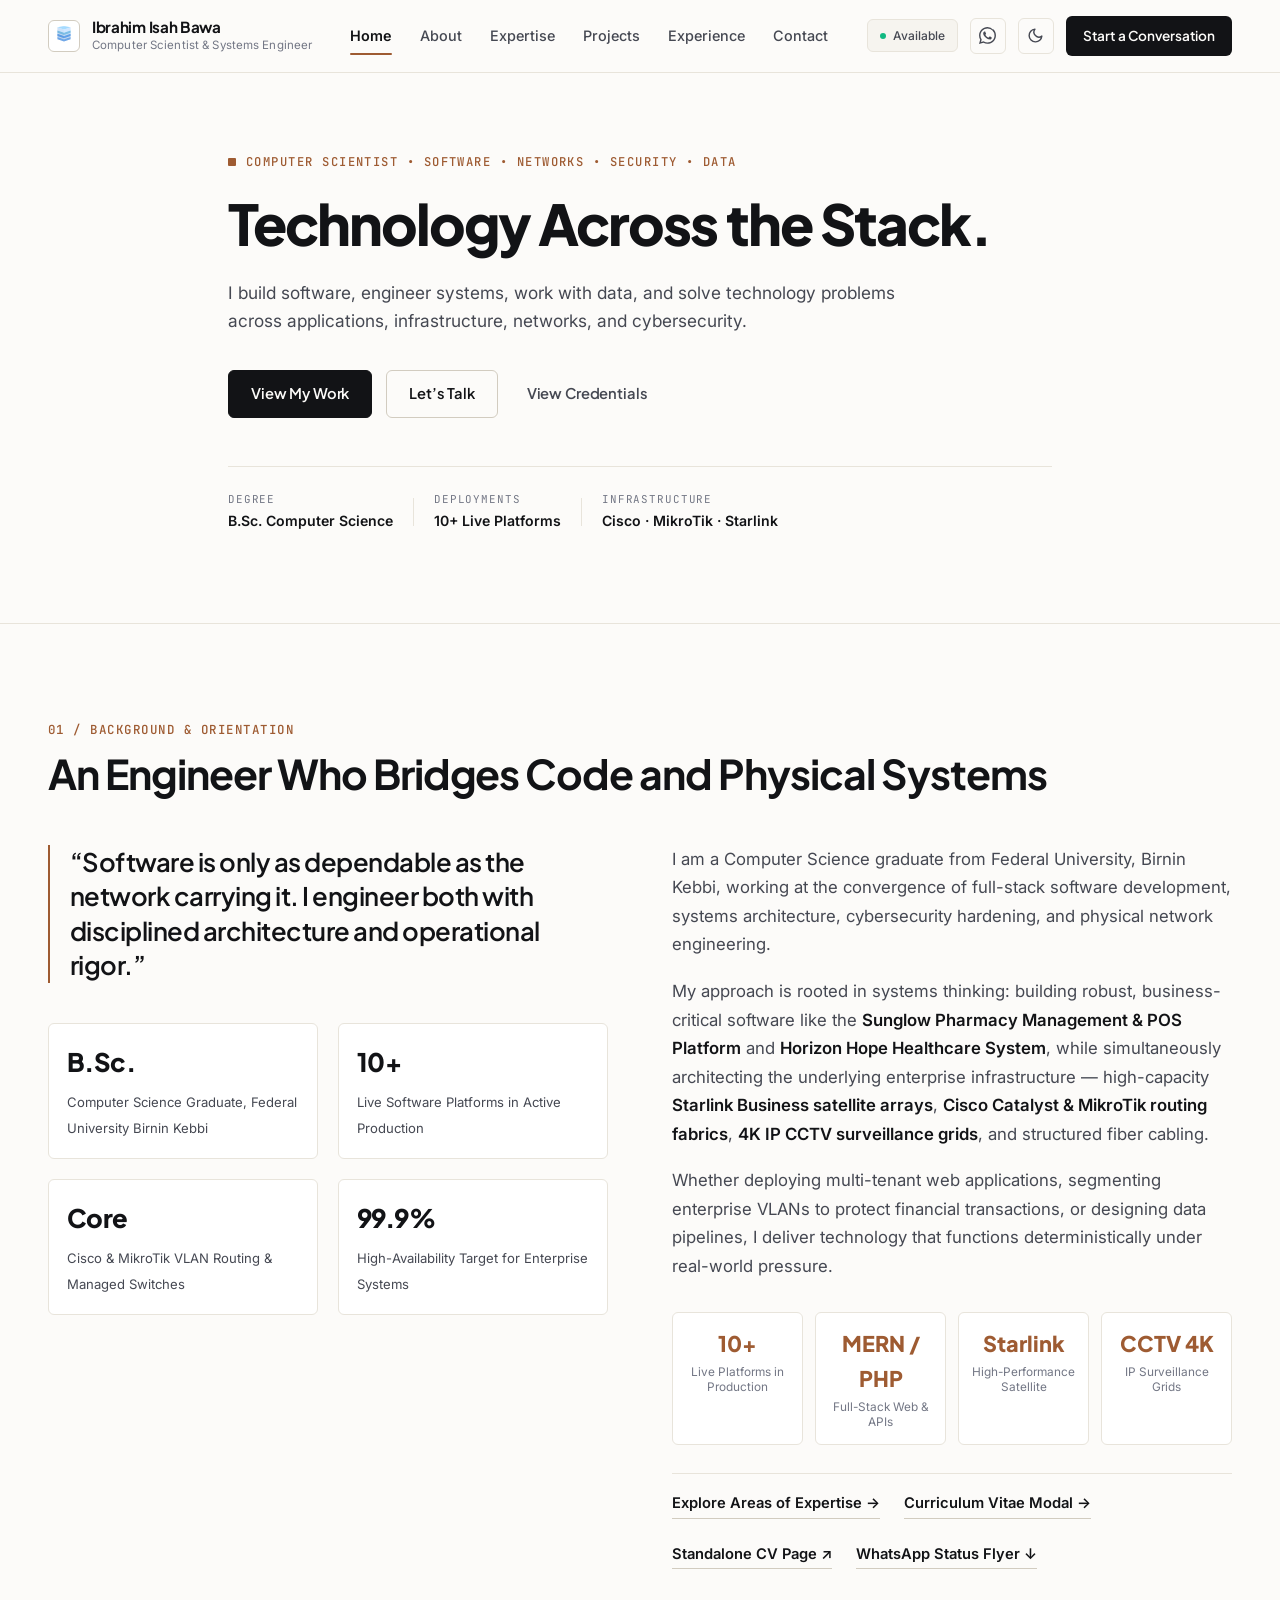
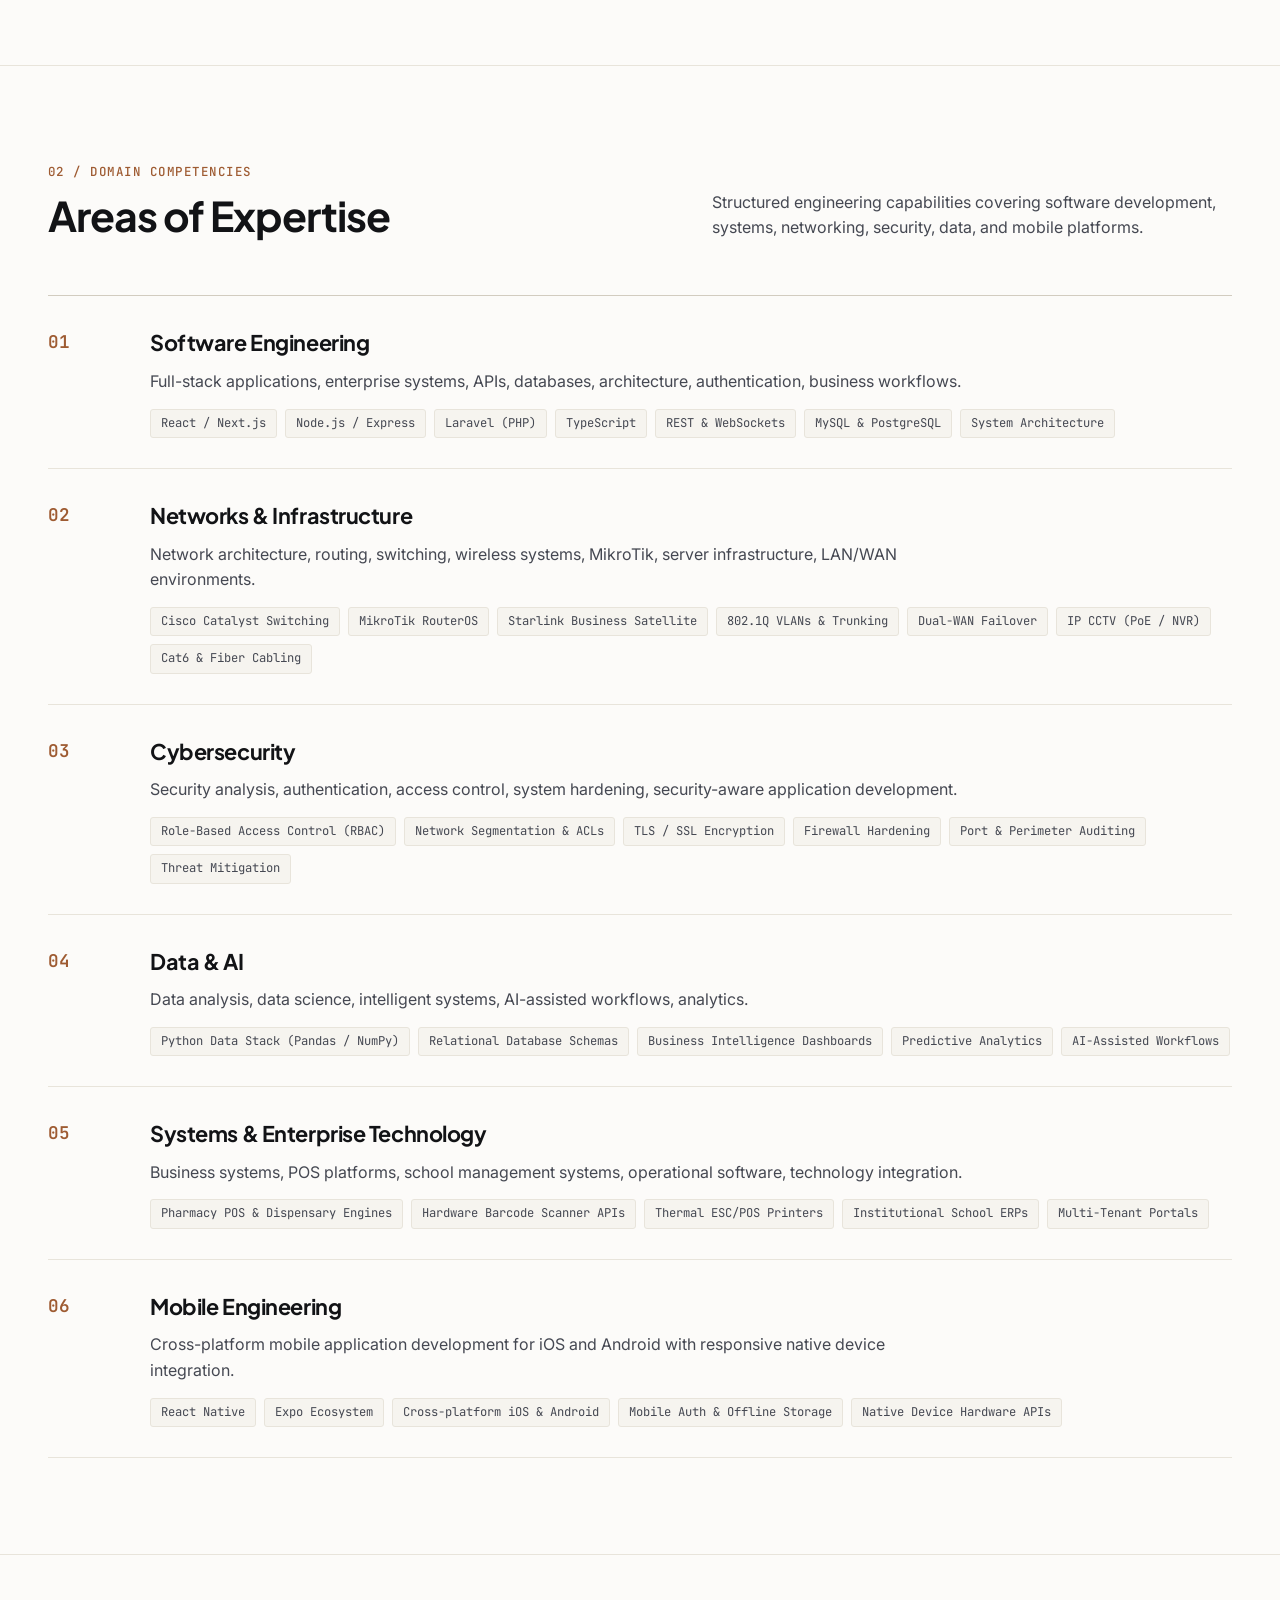
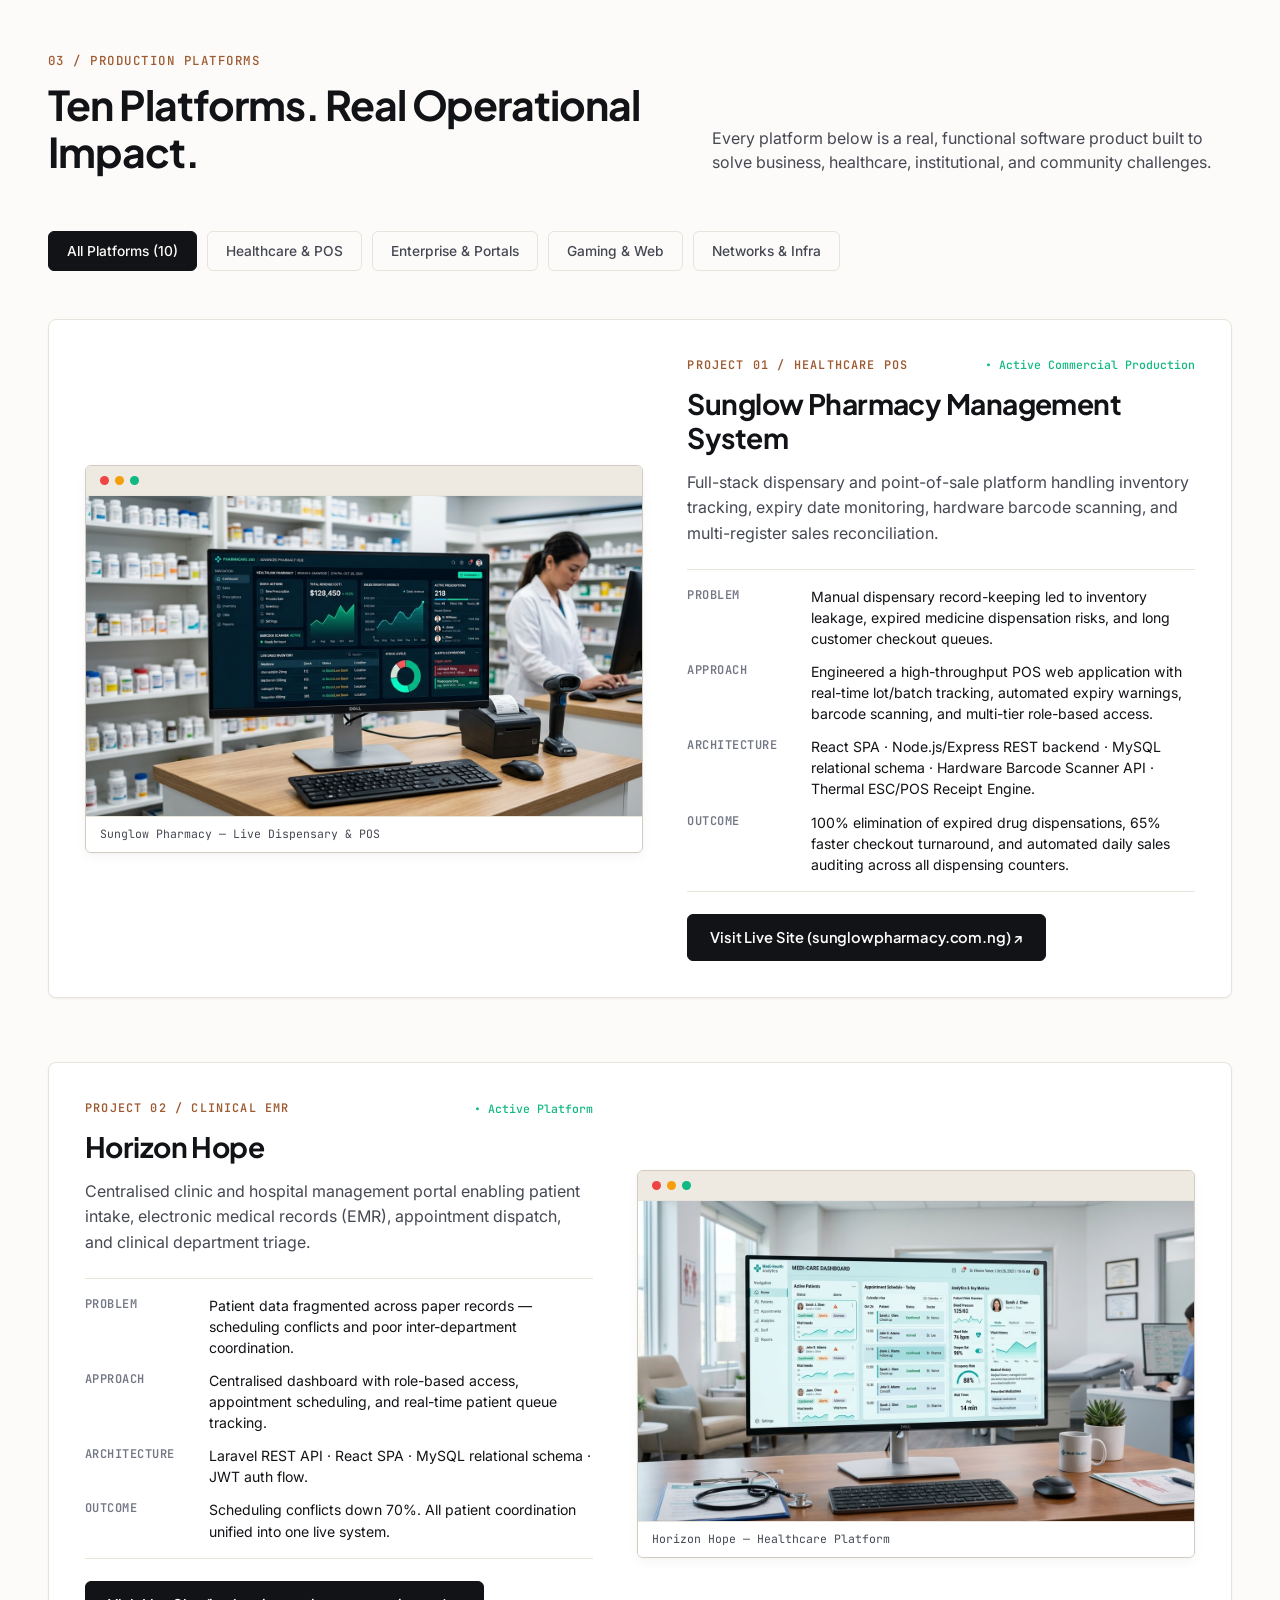
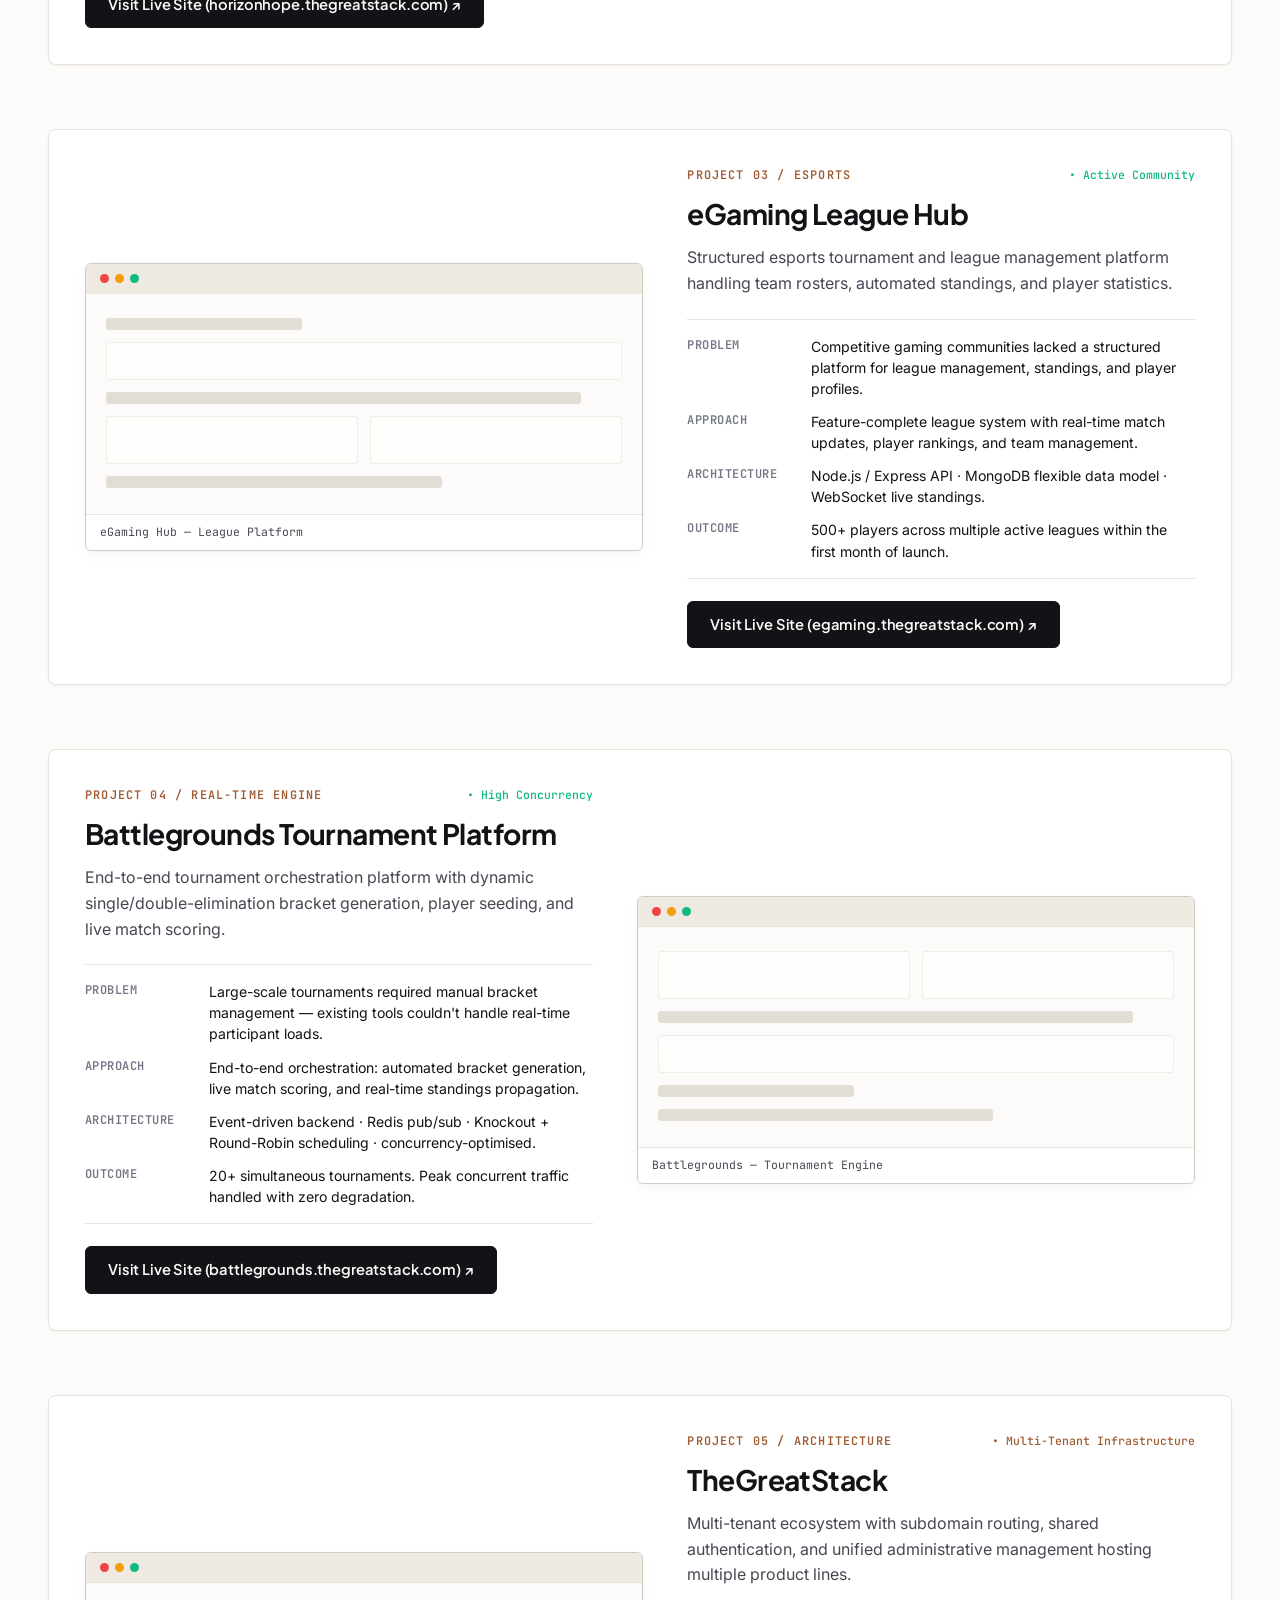
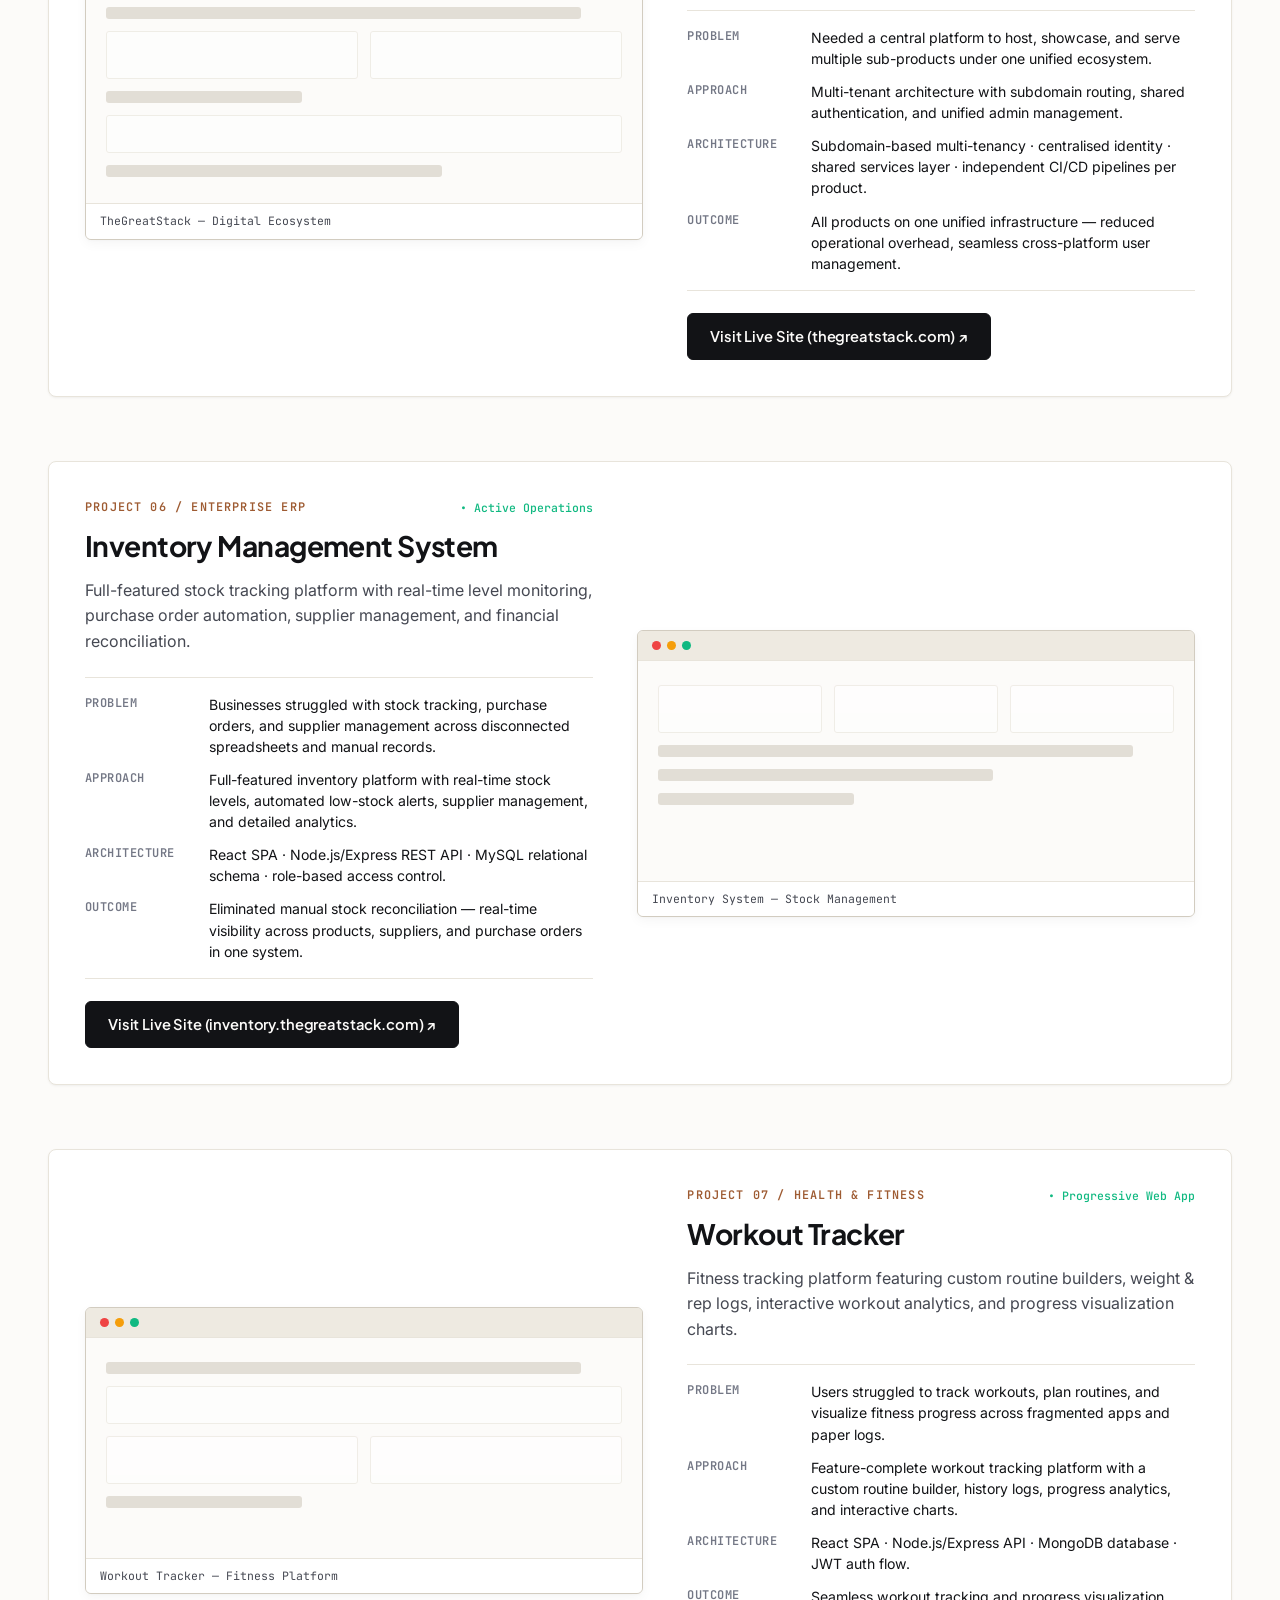
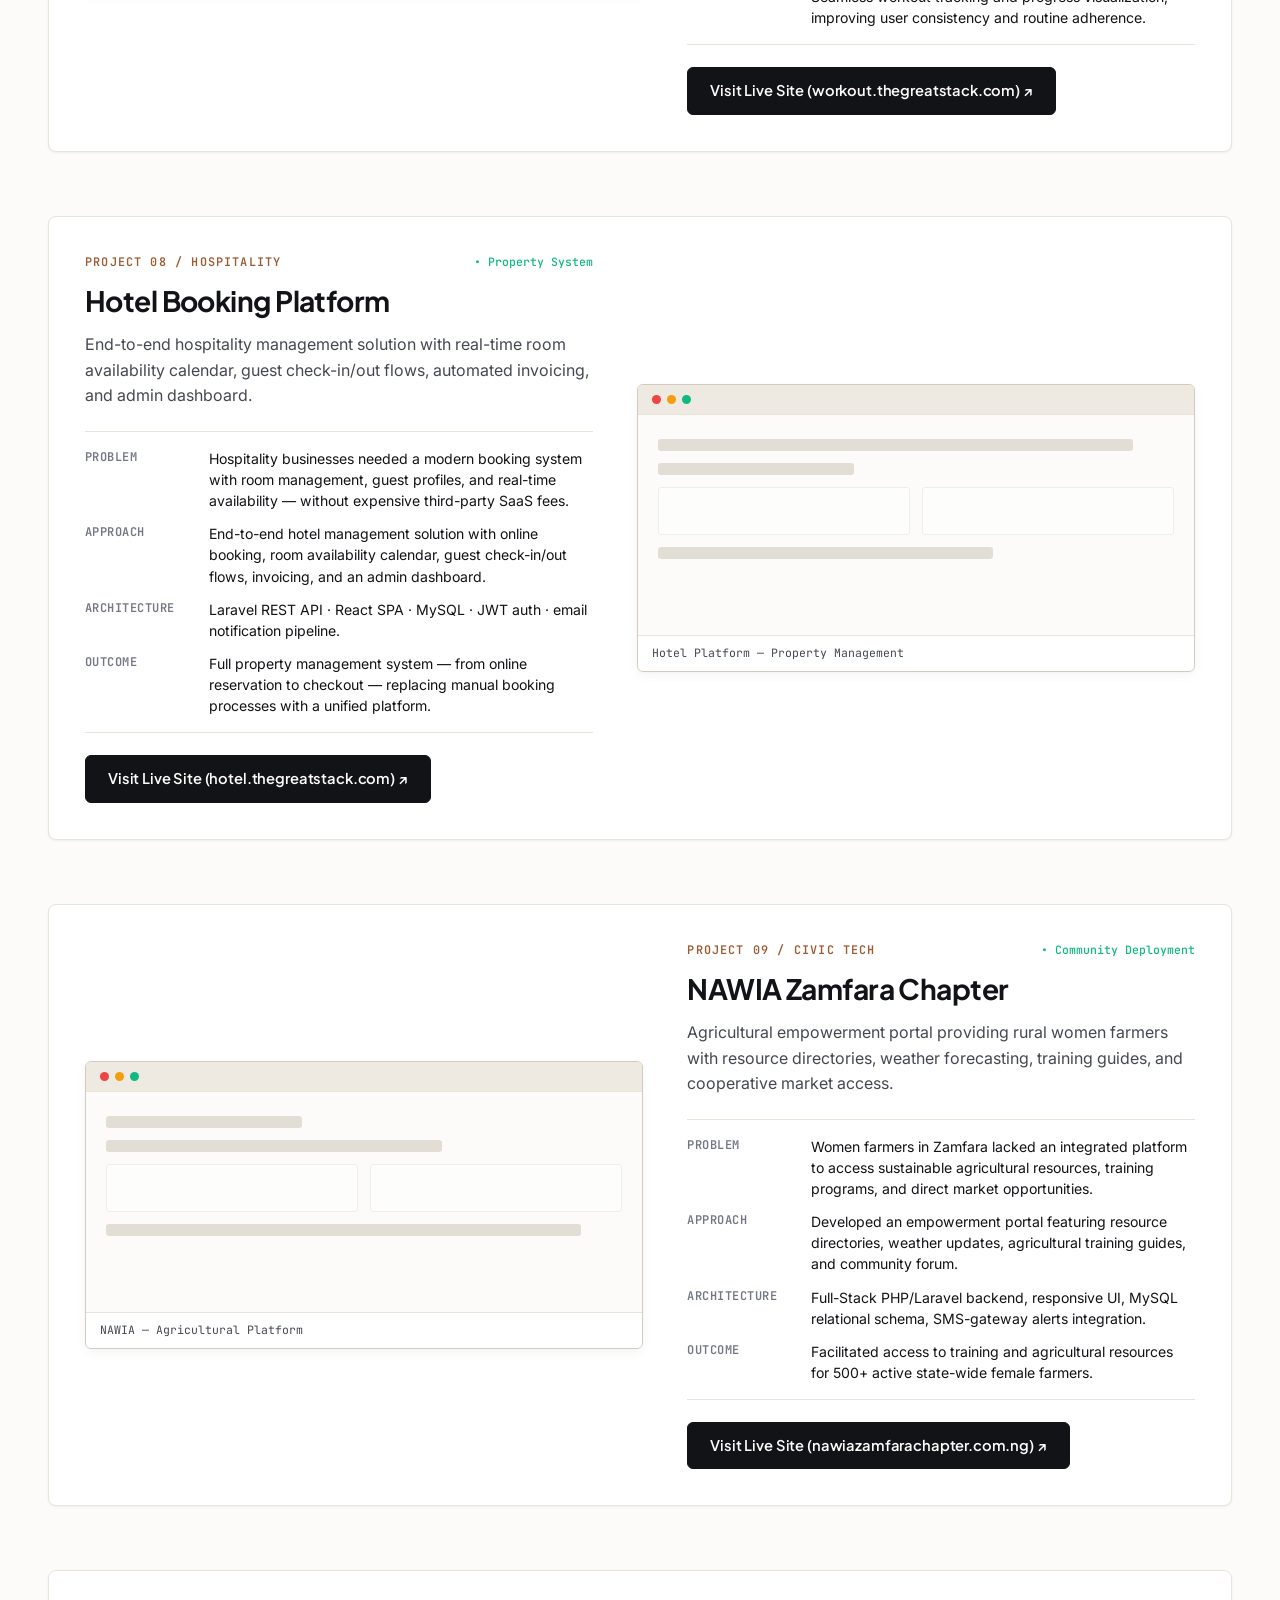
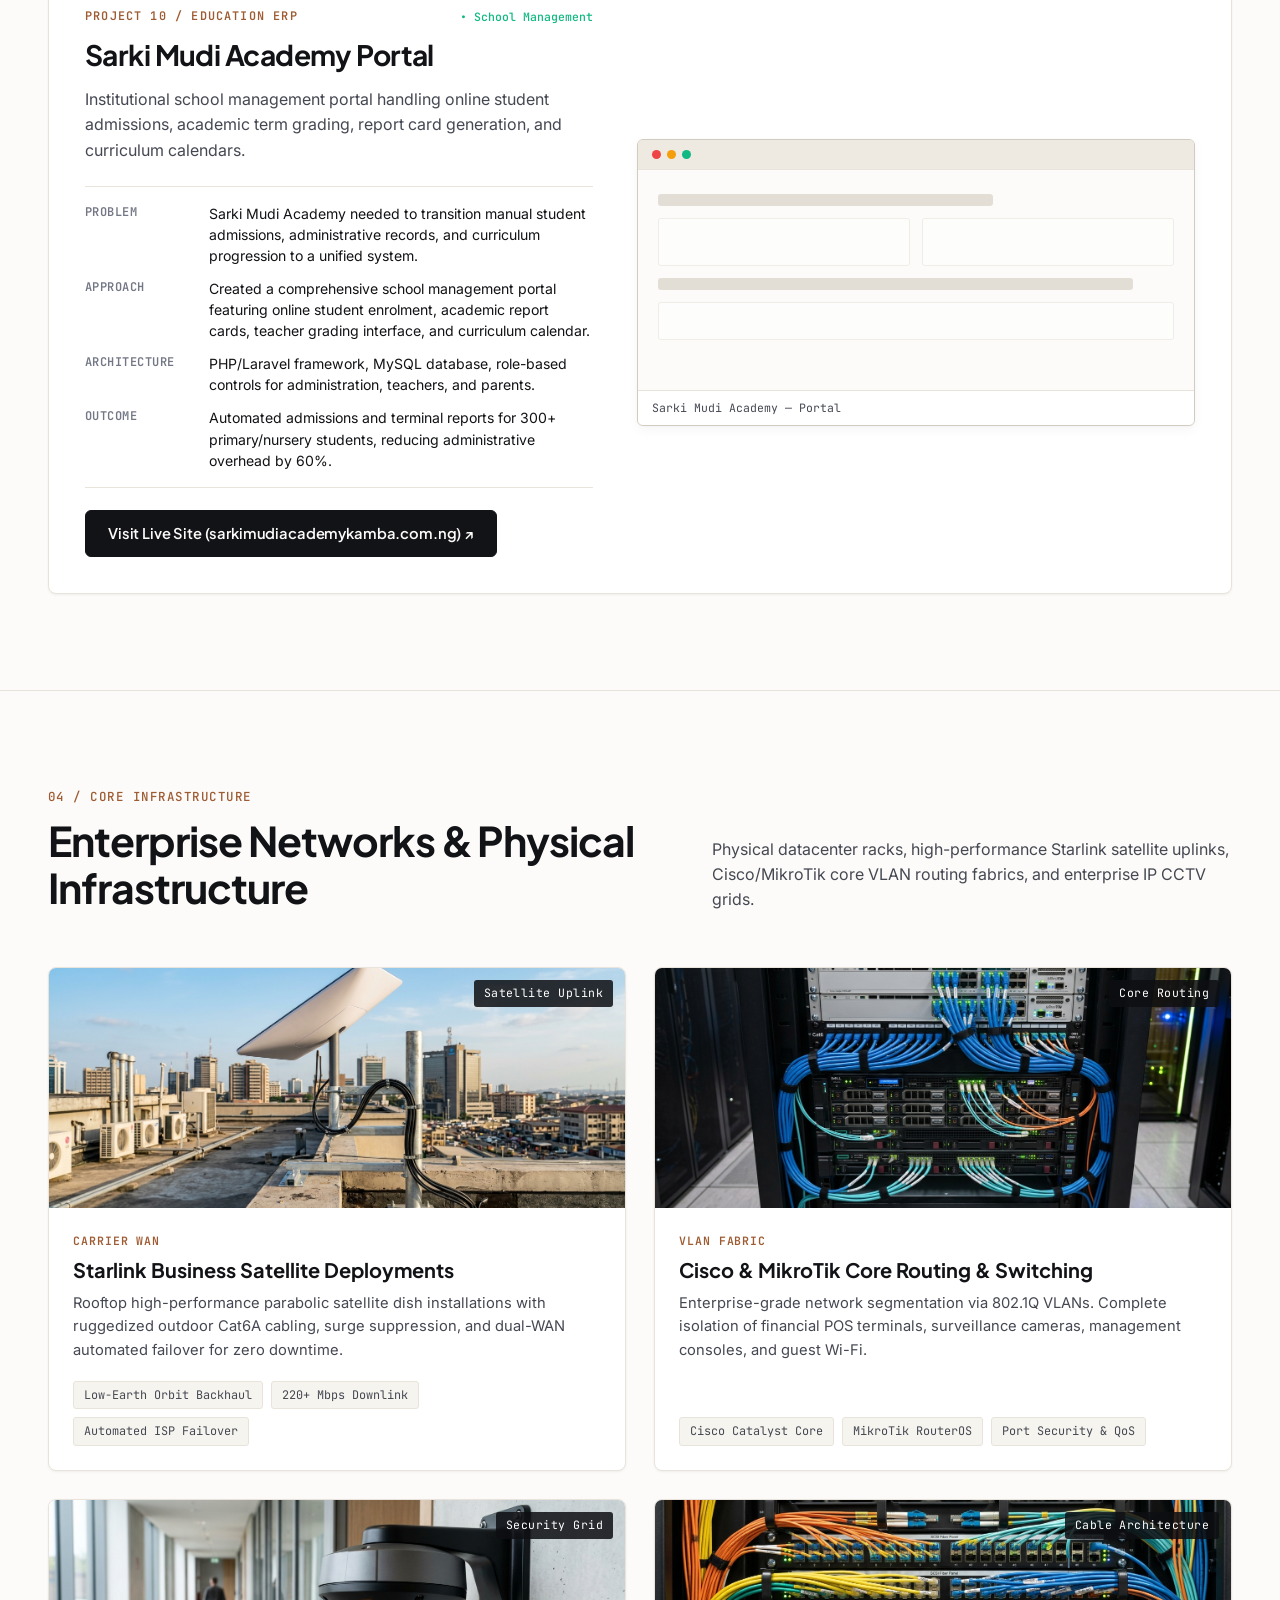
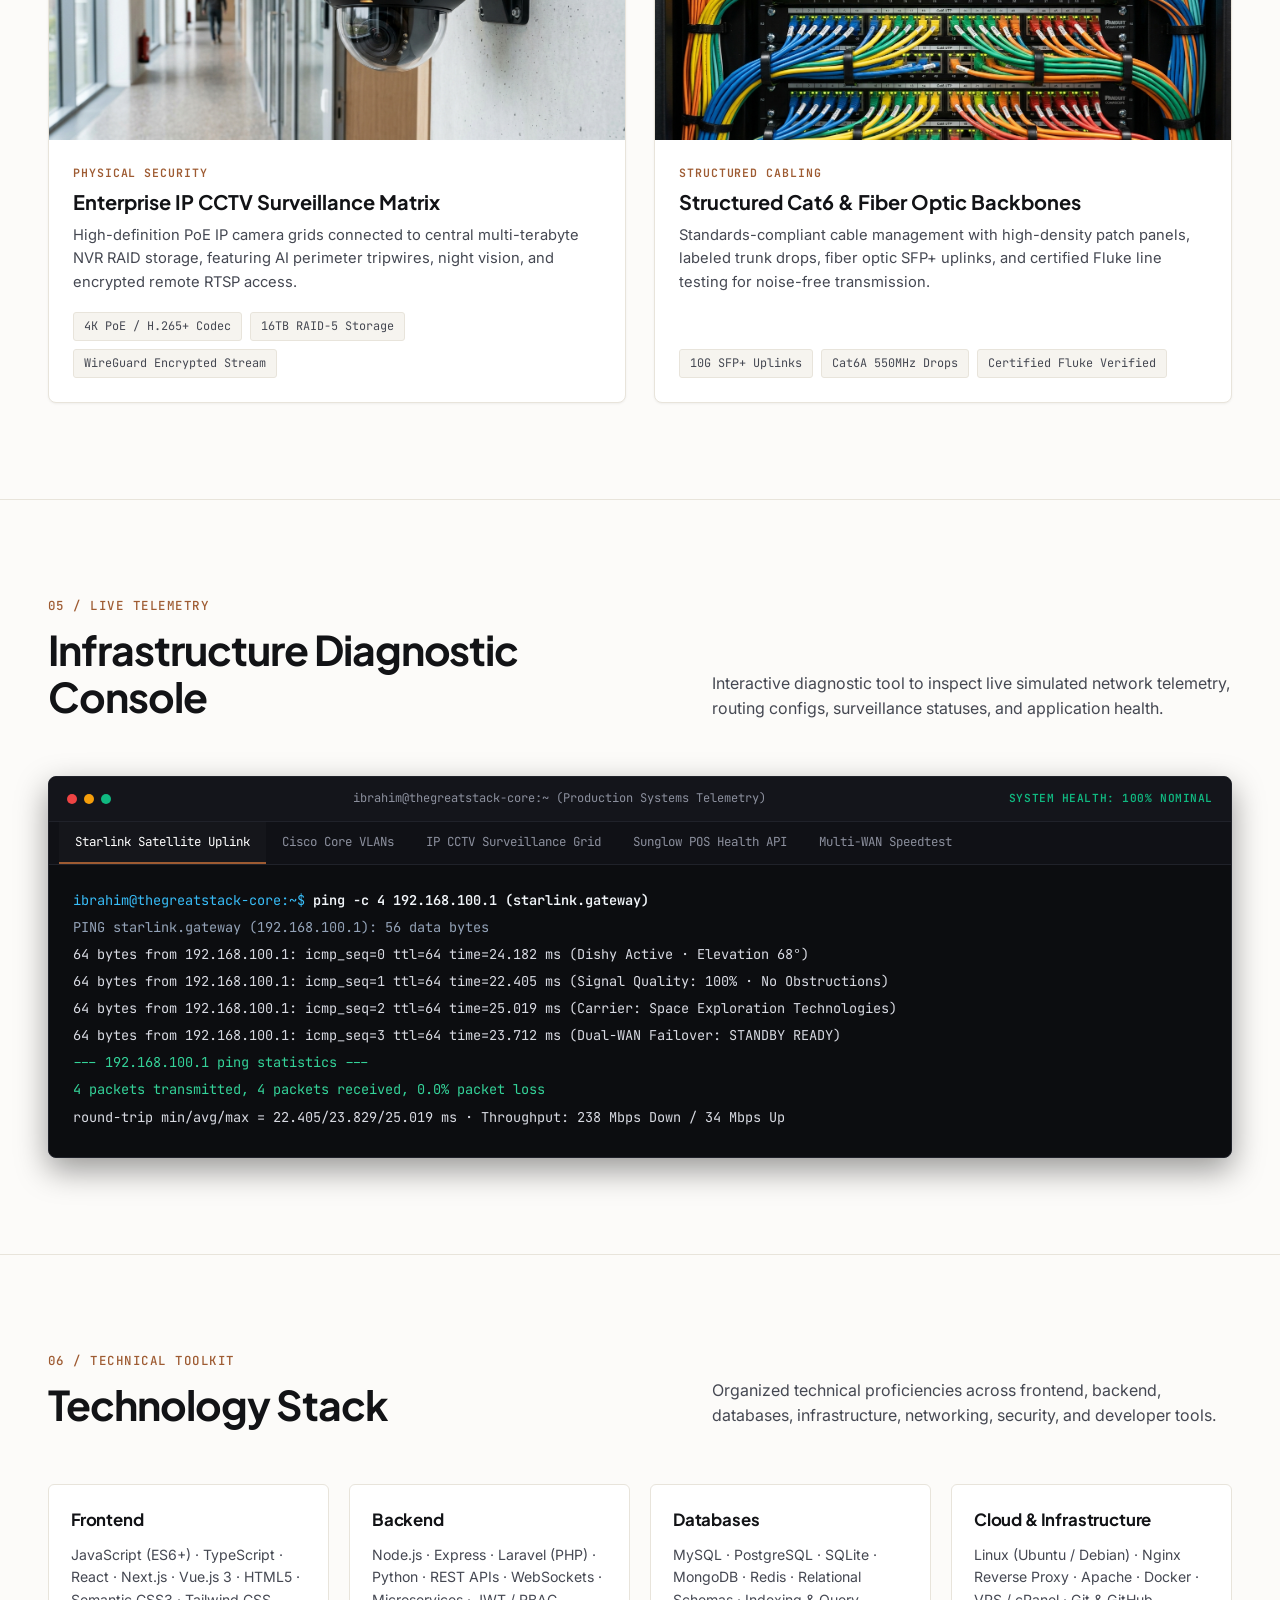
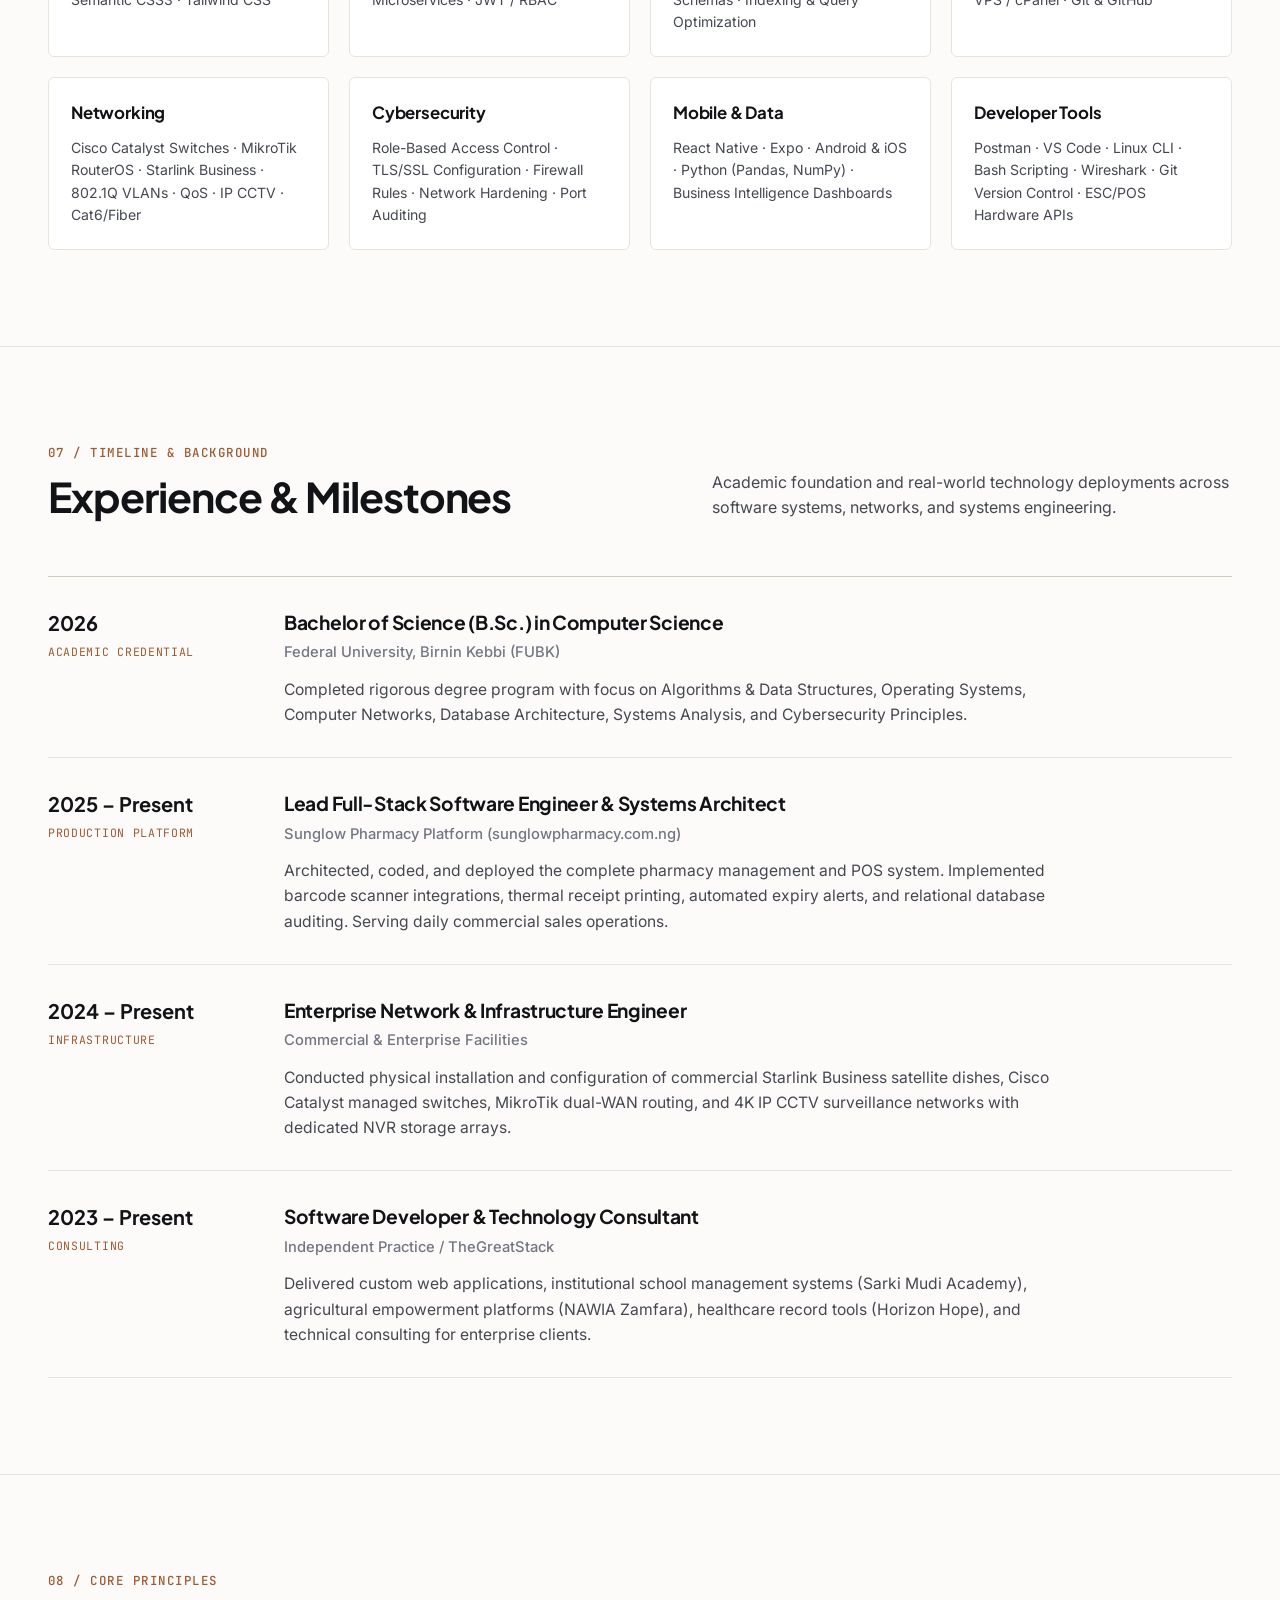
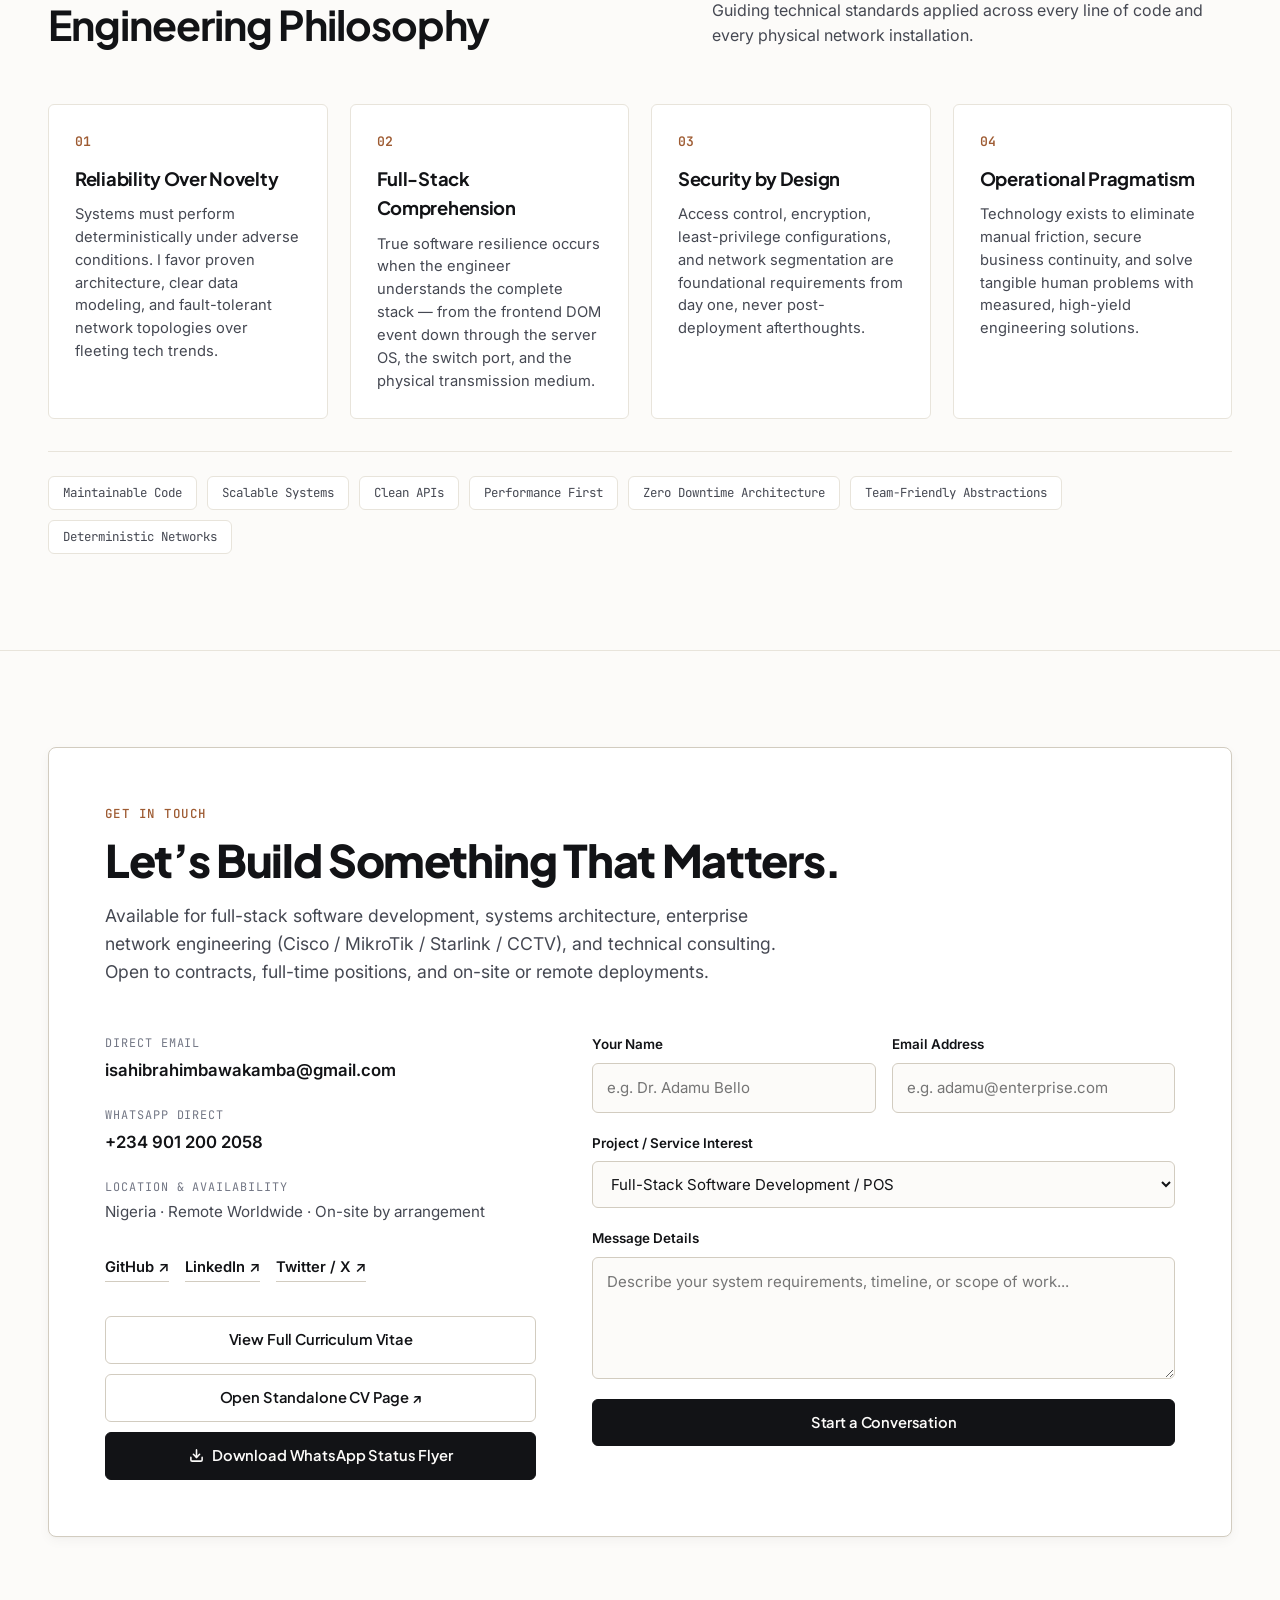
<file: index.html>
<!DOCTYPE html>
<html lang="en">
  <head>
    <meta charset="UTF-8" />
    <meta name="viewport" content="width=device-width, initial-scale=1.0" />
    <meta
      name="description"
      content="Ibrahim Isah Bawa &mdash; Computer Scientist, Full-Stack Software Engineer &amp; Enterprise Network Engineer. 10+ live platforms (including Sunglow Pharmacy POS, Horizon Hope, TheGreatStack) and mission-critical network deployments (Cisco, MikroTik, Starlink Business, IP CCTV). Based in Nigeria, working worldwide."
    />
    <meta
      name="keywords"
      content="Ibrahim Isah Bawa, Computer Scientist, Software Engineer, Network Engineer, Cisco, MikroTik, Starlink Business, CCTV Surveillance, Sunglow Pharmacy, Horizon Hope, Full-Stack, Cybersecurity, Data Science, Nigeria"
    />
    <meta name="author" content="Ibrahim Isah Bawa" />
    <meta
      name="theme-color"
      content="#fcfbf9"
      media="(prefers-color-scheme: light)"
    />
    <meta
      name="theme-color"
      content="#0e0f12"
      media="(prefers-color-scheme: dark)"
    />
    <title>
      Ibrahim Isah Bawa &mdash; Computer Scientist, Software &amp; Infrastructure
      Engineer | 10+ Live Platforms
    </title>
    <link rel="icon" type="image/svg+xml" href="tech-stack-logo.svg" />
    <link rel="preconnect" href="https://fonts.googleapis.com" />
    <link rel="preconnect" href="https://fonts.gstatic.com" crossorigin />
    <link
      href="https://fonts.googleapis.com/css2?family=Inter:wght@300;400;500;600;700&family=JetBrains+Mono:wght@400;500&family=Plus+Jakarta+Sans:wght@500;600;700;800&display=swap"
      rel="stylesheet"
    />
    <link rel="stylesheet" href="style.css" />
  </head>

  <body>
    <!-- --- EDITORIAL DESKTOP HEADER --- -->
    <header class="site-header" id="site-header">
      <div class="nav-container">
        <!-- LEFT: Personal Brand -->
        <a href="#home" class="nav-brand" aria-label="Ibrahim Isah Bawa Home">
          <div class="brand-symbol">
            <img
              src="tech-stack-logo.svg"
              alt="TheGreatStack Logo"
              class="brand-logo-img"
            />
          </div>
          <div class="brand-text">
            <span class="brand-name">Ibrahim Isah Bawa</span>
            <span class="brand-role"
              >Computer Scientist &amp; Systems Engineer</span
            >
          </div>
        </a>

        <!-- CENTER: Desktop Navigation -->
        <nav class="nav-menu" aria-label="Main Navigation">
          <a href="#home" class="nav-link active">Home</a>
          <a href="#about" class="nav-link">About</a>
          <a href="#expertise" class="nav-link">Expertise</a>
          <a href="#projects" class="nav-link">Projects</a>
          <a href="#experience" class="nav-link">Experience</a>
          <a href="#contact" class="nav-link">Contact</a>
        </nav>

        <!-- RIGHT: Status, WhatsApp, Theme Toggle & Primary CTA -->
        <div class="nav-actions">
          <div
            class="status-indicator"
            title="Available for projects &amp; infrastructure contracts"
          >
            <span class="status-dot"></span>
            <span class="status-text">Available</span>
          </div>

          <a
            href="https://wa.me/2349012002058?text=Hello%20Ibrahim%2C%20I%20am%20interested%20in%20your%20software%20and%20network%20engineering%20services."
            target="_blank"
            rel="noopener"
            class="action-icon-btn"
            aria-label="Direct message on WhatsApp"
            title="WhatsApp: +234 901 200 2058"
          >
            <svg class="nav-svg" viewBox="0 0 24 24" fill="currentColor">
              <path
                d="M20.105 3.895A11.883 11.883 0 0 0 12.007 0C5.444 0 .083 5.361.083 11.924c0 2.102.548 4.152 1.592 5.96L0 24l6.29-1.649a11.93 11.93 0 0 0 5.71 1.453h.005c6.565 0 11.922-5.361 11.922-11.924 0-3.185-1.24-6.18-3.822-8.985zM12.007 21.787a9.9 9.9 0 0 1-5.047-1.376l-.362-.215-3.735.979 1-3.64-.236-.373a9.876 9.876 0 0 1-1.514-5.238c0-5.46 4.445-9.904 9.907-9.904 2.647 0 5.13 1.031 7.001 2.902a9.854 9.854 0 0 1 2.897 7.001c0 5.462-4.447 9.864-9.911 9.864zm5.437-7.41c-.299-.149-1.766-.87-2.038-.968-.273-.1-.472-.149-.67.15-.198.298-.77.968-.943 1.167-.173.199-.347.224-.645.075-.3-.149-1.263-.465-2.406-1.484-.889-.793-1.489-1.772-1.664-2.072-.174-.298-.019-.46.13-.608.134-.133.299-.348.448-.522.15-.174.2-.298.3-.497.098-.2.05-.373-.026-.522-.074-.149-.67-1.612-.918-2.208-.243-.578-.49-.5-.67-.51l-.572-.01c-.198 0-.52.074-.793.373-.273.298-1.04 1.017-1.04 2.48s1.065 2.877 1.213 3.076c.15.2 2.095 3.2 5.077 4.487.71.307 1.263.49 1.695.626.712.227 1.36.195 1.872.118.57-.085 1.766-.722 2.014-1.42.248-.696.248-1.294.174-1.42-.074-.124-.273-.198-.572-.347z"
              />
            </svg>
          </a>

          <button
            id="theme-toggle"
            class="action-icon-btn"
            aria-label="Toggle dark/light theme"
            title="Toggle theme"
          >
            <svg
              class="nav-svg icon-moon"
              viewBox="0 0 24 24"
              fill="none"
              stroke="currentColor"
              stroke-width="2"
              stroke-linecap="round"
              stroke-linejoin="round"
            >
              <path d="M21 12.79A9 9 0 1 1 11.21 3 7 7 0 0 0 21 12.79z" />
            </svg>
            <svg
              class="nav-svg icon-sun"
              viewBox="0 0 24 24"
              fill="none"
              stroke="currentColor"
              stroke-width="2"
              stroke-linecap="round"
              stroke-linejoin="round"
            >
              <circle cx="12" cy="12" r="5" />
              <line x1="12" y1="1" x2="12" y2="3" />
              <line x1="12" y1="21" x2="12" y2="23" />
              <line x1="4.22" y1="4.22" x2="5.64" y2="5.64" />
              <line x1="18.36" y1="18.36" x2="19.78" y2="19.78" />
              <line x1="1" y1="12" x2="3" y2="12" />
              <line x1="21" y1="12" x2="23" y2="12" />
              <line x1="4.22" y1="19.78" x2="5.64" y2="18.36" />
              <line x1="18.36" y1="5.64" x2="19.78" y2="4.22" />
            </svg>
          </button>

          <a href="#contact" class="btn btn-nav">Start a Conversation</a>
        </div>
      </div>
    </header>

    <main>
      <!-- --- HERO SECTION --- -->
      <section class="hero-section" id="home">
        <div class="page-container hero-grid">
          <div class="hero-content">
            <div class="eyebrow-tag">
              <span class="eyebrow-accent"></span>
              COMPUTER SCIENTIST &bull; SOFTWARE &bull; NETWORKS &bull; SECURITY &bull; DATA
            </div>

            <h1 class="hero-headline">Technology Across the Stack.</h1>

            <p class="hero-statement">
              I build software, engineer systems, work with data, and solve
              technology problems across applications, infrastructure, networks,
              and cybersecurity.
            </p>

            <div class="hero-cta-group">
              <a href="#projects" class="btn btn-primary">View My Work</a>
              <a href="#contact" class="btn btn-secondary">Let&rsquo;s Talk</a>
              <button onclick="openCV()" class="btn btn-tertiary">
                View Credentials
              </button>
            </div>

            <div class="hero-meta-strip">
              <div class="meta-item">
                <span class="meta-label">Degree</span>
                <span class="meta-value">B.Sc. Computer Science</span>
              </div>
              <div class="meta-divider"></div>
              <div class="meta-item">
                <span class="meta-label">Deployments</span>
                <span class="meta-value">10+ Live Platforms</span>
              </div>
              <div class="meta-divider"></div>
              <div class="meta-item">
                <span class="meta-label">Infrastructure</span>
                <span class="meta-value">Cisco &middot; MikroTik &middot; Starlink</span>
              </div>
            </div>
          </div>
        </div>
      </section>

      <!-- --- ABOUT SECTION --- -->
      <section class="section about-section" id="about">
        <div class="page-container">
          <div class="section-header-compact">
            <span class="section-kicker"
              >01 / BACKGROUND &amp; ORIENTATION</span
            >
            <h2 class="section-title">
              An Engineer Who Bridges Code and Physical Systems
            </h2>
          </div>

          <div class="about-split-layout">
            <div class="about-lead-col">
              <blockquote class="lead-statement">
                &ldquo;Software is only as dependable as the network carrying it. I
                engineer both with disciplined architecture and operational
                rigor.&rdquo;
              </blockquote>

              <div class="credibility-matrix">
                <div class="credibility-cell">
                  <span class="cell-metric">B.Sc.</span>
                  <span class="cell-label"
                    >Computer Science Graduate, Federal University Birnin
                    Kebbi</span
                  >
                </div>
                <div class="credibility-cell">
                  <span class="cell-metric">10+</span>
                  <span class="cell-label"
                    >Live Software Platforms in Active Production</span
                  >
                </div>
                <div class="credibility-cell">
                  <span class="cell-metric">Core</span>
                  <span class="cell-label"
                    >Cisco &amp; MikroTik VLAN Routing &amp; Managed
                    Switches</span
                  >
                </div>
                <div class="credibility-cell">
                  <span class="cell-metric">99.9%</span>
                  <span class="cell-label"
                    >High-Availability Target for Enterprise Systems</span
                  >
                </div>
              </div>
            </div>

            <div class="about-narrative-col">
              <p class="narrative-para">
                I am a Computer Science graduate from Federal University, Birnin
                Kebbi, working at the convergence of full-stack software
                development, systems architecture, cybersecurity hardening, and
                physical network engineering.
              </p>
              <p class="narrative-para">
                My approach is rooted in systems thinking: building robust,
                business-critical software like the
                <strong>Sunglow Pharmacy Management &amp; POS Platform</strong>
                and <strong>Horizon Hope Healthcare System</strong>, while
                simultaneously architecting the underlying enterprise
                infrastructure &mdash; high-capacity
                <strong>Starlink Business satellite arrays</strong>,
                <strong>Cisco Catalyst &amp; MikroTik routing fabrics</strong>,
                <strong>4K IP CCTV surveillance grids</strong>, and structured
                fiber cabling.
              </p>
              <p class="narrative-para">
                Whether deploying multi-tenant web applications, segmenting
                enterprise VLANs to protect financial transactions, or designing
                data pipelines, I deliver technology that functions
                deterministically under real-world pressure.
              </p>

              <!-- Stats Strip -->
              <div class="about-stats-strip">
                <div class="about-stat-box">
                  <span class="stat-big">10+</span>
                  <span class="stat-sub">Live Platforms in Production</span>
                </div>
                <div class="about-stat-box">
                  <span class="stat-big">MERN / PHP</span>
                  <span class="stat-sub">Full-Stack Web &amp; APIs</span>
                </div>
                <div class="about-stat-box">
                  <span class="stat-big">Starlink</span>
                  <span class="stat-sub">High-Performance Satellite</span>
                </div>
                <div class="about-stat-box">
                  <span class="stat-big">CCTV 4K</span>
                  <span class="stat-sub">IP Surveillance Grids</span>
                </div>
              </div>

              <div class="about-action-row">
                <a href="#expertise" class="text-link"
                  >Explore Areas of Expertise &rarr;</a
                >
                <button onclick="openCV()" class="text-link">
                  Curriculum Vitae Modal &rarr;
                </button>
                <a href="cv.html" target="_blank" class="text-link"
                  >Standalone CV Page &nearr;</a
                >
                <a
                  href="assets/whatsapp-status-flyer.jpg"
                  download="Ibrahim-Isah-Bawa-Flyer.jpg"
                  class="text-link"
                  >WhatsApp Status Flyer &darr;</a
                >
              </div>
            </div>
          </div>
        </div>
      </section>

      <!-- --- AREAS OF EXPERTISE SECTION --- -->
      <section class="section expertise-section" id="expertise">
        <div class="page-container">
          <div class="section-header">
            <div class="section-header-text">
              <span class="section-kicker">02 / DOMAIN COMPETENCIES</span>
              <h2 class="section-title">Areas of Expertise</h2>
            </div>
            <p class="section-desc">
              Structured engineering capabilities covering software development,
              systems, networking, security, data, and mobile platforms.
            </p>
          </div>

          <div class="expertise-list">
            <!-- 01 Software Engineering -->
            <article class="expertise-row">
              <div class="expertise-num">01</div>
              <div class="expertise-main">
                <h3 class="expertise-heading">Software Engineering</h3>
                <p class="expertise-body">
                  Full-stack applications, enterprise systems, APIs, databases,
                  architecture, authentication, business workflows.
                </p>
                <div class="expertise-tags">
                  <span class="spec-tag">React / Next.js</span>
                  <span class="spec-tag">Node.js / Express</span>
                  <span class="spec-tag">Laravel (PHP)</span>
                  <span class="spec-tag">TypeScript</span>
                  <span class="spec-tag">REST &amp; WebSockets</span>
                  <span class="spec-tag">MySQL &amp; PostgreSQL</span>
                  <span class="spec-tag">System Architecture</span>
                </div>
              </div>
            </article>

            <!-- 02 Networks & Infrastructure -->
            <article class="expertise-row">
              <div class="expertise-num">02</div>
              <div class="expertise-main">
                <h3 class="expertise-heading">Networks &amp; Infrastructure</h3>
                <p class="expertise-body">
                  Network architecture, routing, switching, wireless systems,
                  MikroTik, server infrastructure, LAN/WAN environments.
                </p>
                <div class="expertise-tags">
                  <span class="spec-tag">Cisco Catalyst Switching</span>
                  <span class="spec-tag">MikroTik RouterOS</span>
                  <span class="spec-tag">Starlink Business Satellite</span>
                  <span class="spec-tag">802.1Q VLANs &amp; Trunking</span>
                  <span class="spec-tag">Dual-WAN Failover</span>
                  <span class="spec-tag">IP CCTV (PoE / NVR)</span>
                  <span class="spec-tag">Cat6 &amp; Fiber Cabling</span>
                </div>
              </div>
            </article>

            <!-- 03 Cybersecurity -->
            <article class="expertise-row">
              <div class="expertise-num">03</div>
              <div class="expertise-main">
                <h3 class="expertise-heading">Cybersecurity</h3>
                <p class="expertise-body">
                  Security analysis, authentication, access control, system
                  hardening, security-aware application development.
                </p>
                <div class="expertise-tags">
                  <span class="spec-tag">Role-Based Access Control (RBAC)</span>
                  <span class="spec-tag">Network Segmentation &amp; ACLs</span>
                  <span class="spec-tag">TLS / SSL Encryption</span>
                  <span class="spec-tag">Firewall Hardening</span>
                  <span class="spec-tag">Port &amp; Perimeter Auditing</span>
                  <span class="spec-tag">Threat Mitigation</span>
                </div>
              </div>
            </article>

            <!-- 04 Data & AI -->
            <article class="expertise-row">
              <div class="expertise-num">04</div>
              <div class="expertise-main">
                <h3 class="expertise-heading">Data &amp; AI</h3>
                <p class="expertise-body">
                  Data analysis, data science, intelligent systems, AI-assisted
                  workflows, analytics.
                </p>
                <div class="expertise-tags">
                  <span class="spec-tag"
                    >Python Data Stack (Pandas / NumPy)</span
                  >
                  <span class="spec-tag">Relational Database Schemas</span>
                  <span class="spec-tag">Business Intelligence Dashboards</span>
                  <span class="spec-tag">Predictive Analytics</span>
                  <span class="spec-tag">AI-Assisted Workflows</span>
                </div>
              </div>
            </article>

            <!-- 05 Systems & Enterprise Technology -->
            <article class="expertise-row">
              <div class="expertise-num">05</div>
              <div class="expertise-main">
                <h3 class="expertise-heading">
                  Systems &amp; Enterprise Technology
                </h3>
                <p class="expertise-body">
                  Business systems, POS platforms, school management systems,
                  operational software, technology integration.
                </p>
                <div class="expertise-tags">
                  <span class="spec-tag"
                    >Pharmacy POS &amp; Dispensary Engines</span
                  >
                  <span class="spec-tag">Hardware Barcode Scanner APIs</span>
                  <span class="spec-tag">Thermal ESC/POS Printers</span>
                  <span class="spec-tag">Institutional School ERPs</span>
                  <span class="spec-tag">Multi-Tenant Portals</span>
                </div>
              </div>
            </article>

            <!-- 06 Mobile Engineering -->
            <article class="expertise-row">
              <div class="expertise-num">06</div>
              <div class="expertise-main">
                <h3 class="expertise-heading">Mobile Engineering</h3>
                <p class="expertise-body">
                  Cross-platform mobile application development for iOS and
                  Android with responsive native device integration.
                </p>
                <div class="expertise-tags">
                  <span class="spec-tag">React Native</span>
                  <span class="spec-tag">Expo Ecosystem</span>
                  <span class="spec-tag">Cross-platform iOS &amp; Android</span>
                  <span class="spec-tag"
                    >Mobile Auth &amp; Offline Storage</span
                  >
                  <span class="spec-tag">Native Device Hardware APIs</span>
                </div>
              </div>
            </article>
          </div>
        </div>
      </section>

      <!-- --- ALL 10 FEATURED PROJECTS SECTION --- -->
      <section class="section projects-section" id="projects">
        <!-- Anchor for legacy #work links -->
        <div id="work" style="position: absolute; top: -60px"></div>

        <div class="page-container">
          <div class="section-header">
            <div class="section-header-text">
              <span class="section-kicker">03 / PRODUCTION PLATFORMS</span>
              <h2 class="section-title">
                Ten Platforms. Real Operational Impact.
              </h2>
            </div>
            <p class="section-desc">
              Every platform below is a real, functional software product built
              to solve business, healthcare, institutional, and community
              challenges.
            </p>
          </div>

          <!-- Editorial Category Filter -->
          <div
            class="filter-controls"
            role="tablist"
            aria-label="Project Categories"
          >
            <button
              class="filter-pill active"
              data-filter="all"
              role="tab"
              aria-selected="true"
            >
              All Platforms (10)
            </button>
            <button
              class="filter-pill"
              data-filter="healthcare"
              role="tab"
              aria-selected="false"
            >
              Healthcare &amp; POS
            </button>
            <button
              class="filter-pill"
              data-filter="enterprise"
              role="tab"
              aria-selected="false"
            >
              Enterprise &amp; Portals
            </button>
            <button
              class="filter-pill"
              data-filter="gaming"
              role="tab"
              aria-selected="false"
            >
              Gaming &amp; Web
            </button>
            <button
              class="filter-pill"
              data-filter="network"
              role="tab"
              aria-selected="false"
            >
               Networks &amp; Infra
            </button>
          </div>

          <div class="project-showcases">
            <!-- ---- PROJECT 01: Sunglow Pharmacy Management System ---- -->
            <article
              class="project-showcase"
              data-category="healthcare enterprise"
            >
              <div class="showcase-visual">
                <div class="project-window">
                  <div class="window-bar">
                    <span class="window-dot window-dot-r"></span>
                    <span class="window-dot window-dot-y"></span>
                    <span class="window-dot window-dot-g"></span>
                  </div>
                  <div class="project-img-wrapper">
                    <img
                      src="assets/sunglow-pharmacy.jpg"
                      alt="Sunglow Pharmacy Management &amp; POS Dashboard"
                      class="project-screenshot"
                      loading="lazy"
                    />
                  </div>
                  <span class="window-project-label"
                    >Sunglow Pharmacy &mdash; Live Dispensary &amp; POS</span
                  >
                </div>
              </div>

              <div class="showcase-details">
                <div class="showcase-meta">
                  <span class="showcase-index"
                    >PROJECT 01 / HEALTHCARE POS</span
                  >
                  <span class="showcase-status live"
                    >&bull; Active Commercial Production</span
                  >
                </div>

                <h3 class="showcase-title">
                  Sunglow Pharmacy Management System
                </h3>

                <p class="showcase-lead">
                  Full-stack dispensary and point-of-sale platform handling
                  inventory tracking, expiry date monitoring, hardware barcode
                  scanning, and multi-register sales reconciliation.
                </p>

                <div class="case-study-table">
                  <div class="case-item">
                    <span class="case-label">Problem</span>
                    <span class="case-value"
                      >Manual dispensary record-keeping led to inventory
                      leakage, expired medicine dispensation risks, and long
                      customer checkout queues.</span
                    >
                  </div>
                  <div class="case-item">
                    <span class="case-label">Approach</span>
                    <span class="case-value"
                      >Engineered a high-throughput POS web application with
                      real-time lot/batch tracking, automated expiry warnings,
                      barcode scanning, and multi-tier role-based access.</span
                    >
                  </div>
                  <div class="case-item">
                    <span class="case-label">Architecture</span>
                    <span class="case-value"
                      >React SPA &middot; Node.js/Express REST backend &middot; MySQL
                      relational schema &middot; Hardware Barcode Scanner API &middot; Thermal
                      ESC/POS Receipt Engine.</span
                    >
                  </div>
                  <div class="case-item">
                    <span class="case-label">Outcome</span>
                    <span class="case-value"
                      >100% elimination of expired drug dispensations, 65%
                      faster checkout turnaround, and automated daily sales
                      auditing across all dispensing counters.</span
                    >
                  </div>
                </div>

                <div class="showcase-actions">
                  <a
                    href="https://sunglowpharmacy.com.ng"
                    target="_blank"
                    rel="noopener"
                    class="btn btn-primary"
                  >
                    Visit Live Site (sunglowpharmacy.com.ng) &nearr;
                  </a>
                </div>
              </div>
            </article>

            <!-- ---- PROJECT 02: Horizon Hope Healthcare Platform ---- -->
            <article
              class="project-showcase showcase-reversed"
              data-category="healthcare enterprise"
            >
              <div class="showcase-visual">
                <div class="project-window">
                  <div class="window-bar">
                    <span class="window-dot window-dot-r"></span>
                    <span class="window-dot window-dot-y"></span>
                    <span class="window-dot window-dot-g"></span>
                  </div>
                  <div class="project-img-wrapper">
                    <img
                      src="assets/horizon-hope.jpg"
                      alt="Horizon Hope Healthcare Management Portal"
                      class="project-screenshot"
                      loading="lazy"
                    />
                  </div>
                  <span class="window-project-label"
                    >Horizon Hope &mdash; Healthcare Platform</span
                  >
                </div>
              </div>

              <div class="showcase-details">
                <div class="showcase-meta">
                  <span class="showcase-index">PROJECT 02 / CLINICAL EMR</span>
                  <span class="showcase-status live">&bull; Active Platform</span>
                </div>

                <h3 class="showcase-title">Horizon Hope</h3>

                <p class="showcase-lead">
                  Centralised clinic and hospital management portal enabling
                  patient intake, electronic medical records (EMR), appointment
                  dispatch, and clinical department triage.
                </p>

                <div class="case-study-table">
                  <div class="case-item">
                    <span class="case-label">Problem</span>
                    <span class="case-value"
                      >Patient data fragmented across paper records &mdash;
                      scheduling conflicts and poor inter-department
                      coordination.</span
                    >
                  </div>
                  <div class="case-item">
                    <span class="case-label">Approach</span>
                    <span class="case-value"
                      >Centralised dashboard with role-based access, appointment
                      scheduling, and real-time patient queue tracking.</span
                    >
                  </div>
                  <div class="case-item">
                    <span class="case-label">Architecture</span>
                    <span class="case-value"
                      >Laravel REST API &middot; React SPA &middot; MySQL relational schema &middot;
                      JWT auth flow.</span
                    >
                  </div>
                  <div class="case-item">
                    <span class="case-label">Outcome</span>
                    <span class="case-value"
                      >Scheduling conflicts down 70%. All patient coordination
                      unified into one live system.</span
                    >
                  </div>
                </div>

                <div class="showcase-actions">
                  <a
                    href="https://horizonhope.thegreatstack.com"
                    target="_blank"
                    rel="noopener"
                    class="btn btn-primary"
                  >
                    Visit Live Site (horizonhope.thegreatstack.com) &nearr;
                  </a>
                </div>
              </div>
            </article>

            <!-- ---- PROJECT 03: eGaming League Hub ---- -->
            <article class="project-showcase" data-category="gaming">
              <div class="showcase-visual">
                <div class="project-window">
                  <div class="window-bar">
                    <span class="window-dot window-dot-r"></span>
                    <span class="window-dot window-dot-y"></span>
                    <span class="window-dot window-dot-g"></span>
                  </div>
                  <div class="window-body">
                    <div
                      class="ui-row short"
                      style="animation-delay: 0.2s"
                    ></div>
                    <div
                      class="ui-row block"
                      style="animation-delay: 0.1s"
                    ></div>
                    <div
                      class="ui-row wide"
                      style="animation-delay: 0.4s"
                    ></div>
                    <div class="ui-block-row">
                      <div
                        class="ui-row block-half"
                        style="animation-delay: 0.3s"
                      ></div>
                      <div
                        class="ui-row block-half"
                        style="animation-delay: 0.5s"
                      ></div>
                    </div>
                    <div
                      class="ui-row med"
                      style="animation-delay: 0.25s"
                    ></div>
                  </div>
                  <span class="window-project-label"
                    >eGaming Hub &mdash; League Platform</span
                  >
                </div>
              </div>

              <div class="showcase-details">
                <div class="showcase-meta">
                  <span class="showcase-index">PROJECT 03 / ESPORTS</span>
                  <span class="showcase-status live">&bull; Active Community</span>
                </div>

                <h3 class="showcase-title">eGaming League Hub</h3>

                <p class="showcase-lead">
                  Structured esports tournament and league management platform
                  handling team rosters, automated standings, and player
                  statistics.
                </p>

                <div class="case-study-table">
                  <div class="case-item">
                    <span class="case-label">Problem</span>
                    <span class="case-value"
                      >Competitive gaming communities lacked a structured
                      platform for league management, standings, and player
                      profiles.</span
                    >
                  </div>
                  <div class="case-item">
                    <span class="case-label">Approach</span>
                    <span class="case-value"
                      >Feature-complete league system with real-time match
                      updates, player rankings, and team management.</span
                    >
                  </div>
                  <div class="case-item">
                    <span class="case-label">Architecture</span>
                    <span class="case-value"
                      >Node.js / Express API &middot; MongoDB flexible data model &middot;
                      WebSocket live standings.</span
                    >
                  </div>
                  <div class="case-item">
                    <span class="case-label">Outcome</span>
                    <span class="case-value"
                      >500+ players across multiple active leagues within the
                      first month of launch.</span
                    >
                  </div>
                </div>

                <div class="showcase-actions">
                  <a
                    href="https://egaming.thegreatstack.com"
                    target="_blank"
                    rel="noopener"
                    class="btn btn-primary"
                  >
                    Visit Live Site (egaming.thegreatstack.com) &nearr;
                  </a>
                </div>
              </div>
            </article>

            <!-- ---- PROJECT 04: Battlegrounds Tournament Platform ---- -->
            <article
              class="project-showcase showcase-reversed"
              data-category="gaming"
            >
              <div class="showcase-visual">
                <div class="project-window">
                  <div class="window-bar">
                    <span class="window-dot window-dot-r"></span>
                    <span class="window-dot window-dot-y"></span>
                    <span class="window-dot window-dot-g"></span>
                  </div>
                  <div class="window-body">
                    <div class="ui-block-row">
                      <div
                        class="ui-row block-half"
                        style="animation-delay: 0.1s"
                      ></div>
                      <div
                        class="ui-row block-half"
                        style="animation-delay: 0.3s"
                      ></div>
                    </div>
                    <div
                      class="ui-row wide"
                      style="animation-delay: 0.2s"
                    ></div>
                    <div
                      class="ui-row block"
                      style="animation-delay: 0.5s"
                    ></div>
                    <div
                      class="ui-row short"
                      style="animation-delay: 0.15s"
                    ></div>
                    <div class="ui-row med" style="animation-delay: 0.4s"></div>
                  </div>
                  <span class="window-project-label"
                    >Battlegrounds &mdash; Tournament Engine</span
                  >
                </div>
              </div>

              <div class="showcase-details">
                <div class="showcase-meta">
                  <span class="showcase-index"
                    >PROJECT 04 / REAL-TIME ENGINE</span
                  >
                  <span class="showcase-status live">&bull; High Concurrency</span>
                </div>

                <h3 class="showcase-title">
                  Battlegrounds Tournament Platform
                </h3>

                <p class="showcase-lead">
                  End-to-end tournament orchestration platform with dynamic
                  single/double-elimination bracket generation, player seeding,
                  and live match scoring.
                </p>

                <div class="case-study-table">
                  <div class="case-item">
                    <span class="case-label">Problem</span>
                    <span class="case-value"
                      >Large-scale tournaments required manual bracket
                      management &mdash; existing tools couldn't handle real-time
                      participant loads.</span
                    >
                  </div>
                  <div class="case-item">
                    <span class="case-label">Approach</span>
                    <span class="case-value"
                      >End-to-end orchestration: automated bracket generation,
                      live match scoring, and real-time standings
                      propagation.</span
                    >
                  </div>
                  <div class="case-item">
                    <span class="case-label">Architecture</span>
                    <span class="case-value"
                      >Event-driven backend &middot; Redis pub/sub &middot; Knockout +
                      Round-Robin scheduling &middot; concurrency-optimised.</span
                    >
                  </div>
                  <div class="case-item">
                    <span class="case-label">Outcome</span>
                    <span class="case-value"
                      >20+ simultaneous tournaments. Peak concurrent traffic
                      handled with zero degradation.</span
                    >
                  </div>
                </div>

                <div class="showcase-actions">
                  <a
                    href="https://battlegrounds.thegreatstack.com"
                    target="_blank"
                    rel="noopener"
                    class="btn btn-primary"
                  >
                    Visit Live Site (battlegrounds.thegreatstack.com) &nearr;
                  </a>
                </div>
              </div>
            </article>

            <!-- ---- PROJECT 05: TheGreatStack Platform ---- -->
            <article class="project-showcase" data-category="enterprise">
              <div class="showcase-visual">
                <div class="project-window">
                  <div class="window-bar">
                    <span class="window-dot window-dot-r"></span>
                    <span class="window-dot window-dot-y"></span>
                    <span class="window-dot window-dot-g"></span>
                  </div>
                  <div class="window-body">
                    <div
                      class="ui-row wide"
                      style="animation-delay: 0.3s"
                    ></div>
                    <div class="ui-block-row">
                      <div
                        class="ui-row block-half"
                        style="animation-delay: 0.1s"
                      ></div>
                      <div
                        class="ui-row block-half"
                        style="animation-delay: 0.5s"
                      ></div>
                    </div>
                    <div
                      class="ui-row short"
                      style="animation-delay: 0.2s"
                    ></div>
                    <div
                      class="ui-row block"
                      style="animation-delay: 0.4s"
                    ></div>
                    <div
                      class="ui-row med"
                      style="animation-delay: 0.35s"
                    ></div>
                  </div>
                  <span class="window-project-label"
                    >TheGreatStack &mdash; Digital Ecosystem</span
                  >
                </div>
              </div>

              <div class="showcase-details">
                <div class="showcase-meta">
                  <span class="showcase-index">PROJECT 05 / ARCHITECTURE</span>
                  <span class="showcase-status enterprise"
                    >&bull; Multi-Tenant Infrastructure</span
                  >
                </div>

                <h3 class="showcase-title">TheGreatStack</h3>

                <p class="showcase-lead">
                  Multi-tenant ecosystem with subdomain routing, shared
                  authentication, and unified administrative management hosting
                  multiple product lines.
                </p>

                <div class="case-study-table">
                  <div class="case-item">
                    <span class="case-label">Problem</span>
                    <span class="case-value"
                      >Needed a central platform to host, showcase, and serve
                      multiple sub-products under one unified ecosystem.</span
                    >
                  </div>
                  <div class="case-item">
                    <span class="case-label">Approach</span>
                    <span class="case-value"
                      >Multi-tenant architecture with subdomain routing, shared
                      authentication, and unified admin management.</span
                    >
                  </div>
                  <div class="case-item">
                    <span class="case-label">Architecture</span>
                    <span class="case-value"
                      >Subdomain-based multi-tenancy &middot; centralised identity &middot;
                      shared services layer &middot; independent CI/CD pipelines per
                      product.</span
                    >
                  </div>
                  <div class="case-item">
                    <span class="case-label">Outcome</span>
                    <span class="case-value"
                      >All products on one unified infrastructure &mdash; reduced
                      operational overhead, seamless cross-platform user
                      management.</span
                    >
                  </div>
                </div>

                <div class="showcase-actions">
                  <a
                    href="https://thegreatstack.com"
                    target="_blank"
                    rel="noopener"
                    class="btn btn-primary"
                  >
                    Visit Live Site (thegreatstack.com) &nearr;
                  </a>
                </div>
              </div>
            </article>

            <!-- ---- PROJECT 06: Inventory Management System ---- -->
            <article
              class="project-showcase showcase-reversed"
              data-category="enterprise"
            >
              <div class="showcase-visual">
                <div class="project-window">
                  <div class="window-bar">
                    <span class="window-dot window-dot-r"></span>
                    <span class="window-dot window-dot-y"></span>
                    <span class="window-dot window-dot-g"></span>
                  </div>
                  <div class="window-body">
                    <div class="ui-block-row">
                      <div
                        class="ui-row block-half"
                        style="animation-delay: 0.2s"
                      ></div>
                      <div
                        class="ui-row block-half"
                        style="animation-delay: 0.4s"
                      ></div>
                      <div
                        class="ui-row block-half"
                        style="animation-delay: 0.1s"
                      ></div>
                    </div>
                    <div
                      class="ui-row wide"
                      style="animation-delay: 0.15s"
                    ></div>
                    <div class="ui-row med" style="animation-delay: 0.3s"></div>
                    <div
                      class="ui-row short"
                      style="animation-delay: 0.5s"
                    ></div>
                  </div>
                  <span class="window-project-label"
                    >Inventory System &mdash; Stock Management</span
                  >
                </div>
              </div>

              <div class="showcase-details">
                <div class="showcase-meta">
                  <span class="showcase-index"
                    >PROJECT 06 / ENTERPRISE ERP</span
                  >
                  <span class="showcase-status live">&bull; Active Operations</span>
                </div>

                <h3 class="showcase-title">Inventory Management System</h3>

                <p class="showcase-lead">
                  Full-featured stock tracking platform with real-time level
                  monitoring, purchase order automation, supplier management,
                  and financial reconciliation.
                </p>

                <div class="case-study-table">
                  <div class="case-item">
                    <span class="case-label">Problem</span>
                    <span class="case-value"
                      >Businesses struggled with stock tracking, purchase
                      orders, and supplier management across disconnected
                      spreadsheets and manual records.</span
                    >
                  </div>
                  <div class="case-item">
                    <span class="case-label">Approach</span>
                    <span class="case-value"
                      >Full-featured inventory platform with real-time stock
                      levels, automated low-stock alerts, supplier management,
                      and detailed analytics.</span
                    >
                  </div>
                  <div class="case-item">
                    <span class="case-label">Architecture</span>
                    <span class="case-value"
                      >React SPA &middot; Node.js/Express REST API &middot; MySQL relational
                      schema &middot; role-based access control.</span
                    >
                  </div>
                  <div class="case-item">
                    <span class="case-label">Outcome</span>
                    <span class="case-value"
                      >Eliminated manual stock reconciliation &mdash; real-time
                      visibility across products, suppliers, and purchase orders
                      in one system.</span
                    >
                  </div>
                </div>

                <div class="showcase-actions">
                  <a
                    href="https://inventory.thegreatstack.com"
                    target="_blank"
                    rel="noopener"
                    class="btn btn-primary"
                  >
                    Visit Live Site (inventory.thegreatstack.com) &nearr;
                  </a>
                </div>
              </div>
            </article>

            <!-- ---- PROJECT 07: Workout Tracker ---- -->
            <article class="project-showcase" data-category="healthcare">
              <div class="showcase-visual">
                <div class="project-window">
                  <div class="window-bar">
                    <span class="window-dot window-dot-r"></span>
                    <span class="window-dot window-dot-y"></span>
                    <span class="window-dot window-dot-g"></span>
                  </div>
                  <div class="window-body">
                    <div
                      class="ui-row wide"
                      style="animation-delay: 0.1s"
                    ></div>
                    <div
                      class="ui-row block"
                      style="animation-delay: 0.3s"
                    ></div>
                    <div class="ui-block-row">
                      <div
                        class="ui-row block-half"
                        style="animation-delay: 0.2s"
                      ></div>
                      <div
                        class="ui-row block-half"
                        style="animation-delay: 0.5s"
                      ></div>
                    </div>
                    <div
                      class="ui-row short"
                      style="animation-delay: 0.4s"
                    ></div>
                  </div>
                  <span class="window-project-label"
                    >Workout Tracker &mdash; Fitness Platform</span
                  >
                </div>
              </div>

              <div class="showcase-details">
                <div class="showcase-meta">
                  <span class="showcase-index"
                    >PROJECT 07 / HEALTH &amp; FITNESS</span
                  >
                  <span class="showcase-status live"
                    >&bull; Progressive Web App</span
                  >
                </div>

                <h3 class="showcase-title">Workout Tracker</h3>

                <p class="showcase-lead">
                  Fitness tracking platform featuring custom routine builders,
                  weight &amp; rep logs, interactive workout analytics, and
                  progress visualization charts.
                </p>

                <div class="case-study-table">
                  <div class="case-item">
                    <span class="case-label">Problem</span>
                    <span class="case-value"
                      >Users struggled to track workouts, plan routines, and
                      visualize fitness progress across fragmented apps and
                      paper logs.</span
                    >
                  </div>
                  <div class="case-item">
                    <span class="case-label">Approach</span>
                    <span class="case-value"
                      >Feature-complete workout tracking platform with a custom
                      routine builder, history logs, progress analytics, and
                      interactive charts.</span
                    >
                  </div>
                  <div class="case-item">
                    <span class="case-label">Architecture</span>
                    <span class="case-value"
                      >React SPA &middot; Node.js/Express API &middot; MongoDB database &middot; JWT
                      auth flow.</span
                    >
                  </div>
                  <div class="case-item">
                    <span class="case-label">Outcome</span>
                    <span class="case-value"
                      >Seamless workout tracking and progress visualization,
                      improving user consistency and routine adherence.</span
                    >
                  </div>
                </div>

                <div class="showcase-actions">
                  <a
                    href="https://workout.thegreatstack.com"
                    target="_blank"
                    rel="noopener"
                    class="btn btn-primary"
                  >
                    Visit Live Site (workout.thegreatstack.com) &nearr;
                  </a>
                </div>
              </div>
            </article>

            <!-- ---- PROJECT 08: Hotel Booking Platform ---- -->
            <article
              class="project-showcase showcase-reversed"
              data-category="enterprise"
            >
              <div class="showcase-visual">
                <div class="project-window">
                  <div class="window-bar">
                    <span class="window-dot window-dot-r"></span>
                    <span class="window-dot window-dot-y"></span>
                    <span class="window-dot window-dot-g"></span>
                  </div>
                  <div class="window-body">
                    <div
                      class="ui-row wide"
                      style="animation-delay: 0.3s"
                    ></div>
                    <div
                      class="ui-row short"
                      style="animation-delay: 0.1s"
                    ></div>
                    <div class="ui-block-row">
                      <div
                        class="ui-row block-half"
                        style="animation-delay: 0.4s"
                      ></div>
                      <div
                        class="ui-row block-half"
                        style="animation-delay: 0.2s"
                      ></div>
                    </div>
                    <div class="ui-row med" style="animation-delay: 0.5s"></div>
                  </div>
                  <span class="window-project-label"
                    >Hotel Platform &mdash; Property Management</span
                  >
                </div>
              </div>

              <div class="showcase-details">
                <div class="showcase-meta">
                  <span class="showcase-index">PROJECT 08 / HOSPITALITY</span>
                  <span class="showcase-status live">&bull; Property System</span>
                </div>

                <h3 class="showcase-title">Hotel Booking Platform</h3>

                <p class="showcase-lead">
                  End-to-end hospitality management solution with real-time room
                  availability calendar, guest check-in/out flows, automated
                  invoicing, and admin dashboard.
                </p>

                <div class="case-study-table">
                  <div class="case-item">
                    <span class="case-label">Problem</span>
                    <span class="case-value"
                      >Hospitality businesses needed a modern booking system
                      with room management, guest profiles, and real-time
                      availability &mdash; without expensive third-party SaaS
                      fees.</span
                    >
                  </div>
                  <div class="case-item">
                    <span class="case-label">Approach</span>
                    <span class="case-value"
                      >End-to-end hotel management solution with online booking,
                      room availability calendar, guest check-in/out flows,
                      invoicing, and an admin dashboard.</span
                    >
                  </div>
                  <div class="case-item">
                    <span class="case-label">Architecture</span>
                    <span class="case-value"
                      >Laravel REST API &middot; React SPA &middot; MySQL &middot; JWT auth &middot; email
                      notification pipeline.</span
                    >
                  </div>
                  <div class="case-item">
                    <span class="case-label">Outcome</span>
                    <span class="case-value"
                      >Full property management system &mdash; from online
                      reservation to checkout &mdash; replacing manual booking
                      processes with a unified platform.</span
                    >
                  </div>
                </div>

                <div class="showcase-actions">
                  <a
                    href="https://hotel.thegreatstack.com"
                    target="_blank"
                    rel="noopener"
                    class="btn btn-primary"
                  >
                    Visit Live Site (hotel.thegreatstack.com) &nearr;
                  </a>
                </div>
              </div>
            </article>

            <!-- ---- PROJECT 09: NAWIA Zamfara Chapter ---- -->
            <article class="project-showcase" data-category="enterprise">
              <div class="showcase-visual">
                <div class="project-window">
                  <div class="window-bar">
                    <span class="window-dot window-dot-r"></span>
                    <span class="window-dot window-dot-y"></span>
                    <span class="window-dot window-dot-g"></span>
                  </div>
                  <div class="window-body">
                    <div
                      class="ui-row short"
                      style="animation-delay: 0.2s"
                    ></div>
                    <div class="ui-row med" style="animation-delay: 0.1s"></div>
                    <div class="ui-block-row">
                      <div
                        class="ui-row block-half"
                        style="animation-delay: 0.3s"
                      ></div>
                      <div
                        class="ui-row block-half"
                        style="animation-delay: 0.5s"
                      ></div>
                    </div>
                    <div
                      class="ui-row wide"
                      style="animation-delay: 0.4s"
                    ></div>
                  </div>
                  <span class="window-project-label"
                    >NAWIA &mdash; Agricultural Platform</span
                  >
                </div>
              </div>

              <div class="showcase-details">
                <div class="showcase-meta">
                  <span class="showcase-index">PROJECT 09 / CIVIC TECH</span>
                  <span class="showcase-status live"
                    >&bull; Community Deployment</span
                  >
                </div>

                <h3 class="showcase-title">NAWIA Zamfara Chapter</h3>

                <p class="showcase-lead">
                  Agricultural empowerment portal providing rural women farmers
                  with resource directories, weather forecasting, training
                  guides, and cooperative market access.
                </p>

                <div class="case-study-table">
                  <div class="case-item">
                    <span class="case-label">Problem</span>
                    <span class="case-value"
                      >Women farmers in Zamfara lacked an integrated platform to
                      access sustainable agricultural resources, training
                      programs, and direct market opportunities.</span
                    >
                  </div>
                  <div class="case-item">
                    <span class="case-label">Approach</span>
                    <span class="case-value"
                      >Developed an empowerment portal featuring resource
                      directories, weather updates, agricultural training
                      guides, and community forum.</span
                    >
                  </div>
                  <div class="case-item">
                    <span class="case-label">Architecture</span>
                    <span class="case-value"
                      >Full-Stack PHP/Laravel backend, responsive UI, MySQL
                      relational schema, SMS-gateway alerts integration.</span
                    >
                  </div>
                  <div class="case-item">
                    <span class="case-label">Outcome</span>
                    <span class="case-value"
                      >Facilitated access to training and agricultural resources
                      for 500+ active state-wide female farmers.</span
                    >
                  </div>
                </div>

                <div class="showcase-actions">
                  <a
                    href="https://nawiazamfarachapter.com.ng"
                    target="_blank"
                    rel="noopener"
                    class="btn btn-primary"
                  >
                    Visit Live Site (nawiazamfarachapter.com.ng) &nearr;
                  </a>
                </div>
              </div>
            </article>

            <!-- ---- PROJECT 10: Sarki Mudi Academy Portal ---- -->
            <article
              class="project-showcase showcase-reversed"
              data-category="enterprise"
            >
              <div class="showcase-visual">
                <div class="project-window">
                  <div class="window-bar">
                    <span class="window-dot window-dot-r"></span>
                    <span class="window-dot window-dot-y"></span>
                    <span class="window-dot window-dot-g"></span>
                  </div>
                  <div class="window-body">
                    <div class="ui-row med" style="animation-delay: 0.3s"></div>
                    <div class="ui-block-row">
                      <div
                        class="ui-row block-half"
                        style="animation-delay: 0.1s"
                      ></div>
                      <div
                        class="ui-row block-half"
                        style="animation-delay: 0.4s"
                      ></div>
                    </div>
                    <div
                      class="ui-row wide"
                      style="animation-delay: 0.2s"
                    ></div>
                    <div
                      class="ui-row block"
                      style="animation-delay: 0.5s"
                    ></div>
                  </div>
                  <span class="window-project-label"
                    >Sarki Mudi Academy &mdash; Portal</span
                  >
                </div>
              </div>

              <div class="showcase-details">
                <div class="showcase-meta">
                  <span class="showcase-index">PROJECT 10 / EDUCATION ERP</span>
                  <span class="showcase-status live">&bull; School Management</span>
                </div>

                <h3 class="showcase-title">Sarki Mudi Academy Portal</h3>

                <p class="showcase-lead">
                  Institutional school management portal handling online student
                  admissions, academic term grading, report card generation, and
                  curriculum calendars.
                </p>

                <div class="case-study-table">
                  <div class="case-item">
                    <span class="case-label">Problem</span>
                    <span class="case-value"
                      >Sarki Mudi Academy needed to transition manual student
                      admissions, administrative records, and curriculum
                      progression to a unified system.</span
                    >
                  </div>
                  <div class="case-item">
                    <span class="case-label">Approach</span>
                    <span class="case-value"
                      >Created a comprehensive school management portal
                      featuring online student enrolment, academic report cards,
                      teacher grading interface, and curriculum calendar.</span
                    >
                  </div>
                  <div class="case-item">
                    <span class="case-label">Architecture</span>
                    <span class="case-value"
                      >PHP/Laravel framework, MySQL database, role-based
                      controls for administration, teachers, and parents.</span
                    >
                  </div>
                  <div class="case-item">
                    <span class="case-label">Outcome</span>
                    <span class="case-value"
                      >Automated admissions and terminal reports for 300+
                      primary/nursery students, reducing administrative overhead
                      by 60%.</span
                    >
                  </div>
                </div>

                <div class="showcase-actions">
                  <a
                    href="https://sarkimudiacademykamba.com.ng"
                    target="_blank"
                    rel="noopener"
                    class="btn btn-primary"
                  >
                    Visit Live Site (sarkimudiacademykamba.com.ng) &nearr;
                  </a>
                </div>
              </div>
            </article>
          </div>
        </div>
      </section>

      <!-- --- DEDICATED NETWORK & INFRASTRUCTURE SECTION --- -->
      <section class="section network-section" id="network">
        <div class="page-container">
          <div class="section-header">
            <div class="section-header-text">
              <span class="section-kicker">04 / CORE INFRASTRUCTURE</span>
              <h2 class="section-title">
                Enterprise Networks &amp; Physical Infrastructure
              </h2>
            </div>
            <p class="section-desc">
              Physical datacenter racks, high-performance Starlink satellite
              uplinks, Cisco/MikroTik core VLAN routing fabrics, and enterprise
              IP CCTV grids.
            </p>
          </div>

          <div class="network-cards-grid">
            <!-- Deployment 1: Starlink Business -->
            <article class="network-deploy-card">
              <div class="network-card-img-wrapper">
                <img
                  src="assets/starlink-rooftop.jpg"
                  alt="Commercial Rooftop Starlink High-Performance Satellite Dish Installation &mdash; Real Deployment"
                  class="network-card-img"
                  loading="lazy"
                />
                <span class="network-card-badge">Satellite Uplink</span>
              </div>
              <div class="network-card-content">
                <span class="network-card-kicker">CARRIER WAN</span>
                <h3 class="network-card-title">
                  Starlink Business Satellite Deployments
                </h3>
                <p class="network-card-desc">
                  Rooftop high-performance parabolic satellite dish
                  installations with ruggedized outdoor Cat6A cabling, surge
                  suppression, and dual-WAN automated failover for zero
                  downtime.
                </p>
                <div class="network-card-specs">
                  <span class="spec-pill">Low-Earth Orbit Backhaul</span>
                  <span class="spec-pill">220+ Mbps Downlink</span>
                  <span class="spec-pill">Automated ISP Failover</span>
                </div>
              </div>
            </article>

            <!-- Deployment 2: Cisco & MikroTik -->
            <article class="network-deploy-card">
              <div class="network-card-img-wrapper">
                <img
                  src="assets/cisco-network-rack.jpg"
                  alt="Enterprise Datacenter Server Rack with Cisco Catalyst and MikroTik Core Routers"
                  class="network-card-img"
                  loading="lazy"
                />
                <span class="network-card-badge">Core Routing</span>
              </div>
              <div class="network-card-content">
                <span class="network-card-kicker">VLAN FABRIC</span>
                <h3 class="network-card-title">
                  Cisco &amp; MikroTik Core Routing &amp; Switching
                </h3>
                <p class="network-card-desc">
                  Enterprise-grade network segmentation via 802.1Q VLANs.
                  Complete isolation of financial POS terminals, surveillance
                  cameras, management consoles, and guest Wi-Fi.
                </p>
                <div class="network-card-specs">
                  <span class="spec-pill">Cisco Catalyst Core</span>
                  <span class="spec-pill">MikroTik RouterOS</span>
                  <span class="spec-pill">Port Security &amp; QoS</span>
                </div>
              </div>
            </article>

            <!-- Deployment 3: 4K IP CCTV -->
            <article class="network-deploy-card">
              <div class="network-card-img-wrapper">
                <img
                  src="assets/cctv-dome-camera.jpg"
                  alt="Enterprise 4K IP CCTV Dome Camera &mdash; Wall-Mounted Security Surveillance"
                  class="network-card-img"
                  loading="lazy"
                />
                <span class="network-card-badge">Security Grid</span>
              </div>
              <div class="network-card-content">
                <span class="network-card-kicker">PHYSICAL SECURITY</span>
                <h3 class="network-card-title">
                  Enterprise IP CCTV Surveillance Matrix
                </h3>
                <p class="network-card-desc">
                  High-definition PoE IP camera grids connected to central
                  multi-terabyte NVR RAID storage, featuring AI perimeter
                  tripwires, night vision, and encrypted remote RTSP access.
                </p>
                <div class="network-card-specs">
                  <span class="spec-pill">4K PoE / H.265+ Codec</span>
                  <span class="spec-pill">16TB RAID-5 Storage</span>
                  <span class="spec-pill">WireGuard Encrypted Stream</span>
                </div>
              </div>
            </article>

            <!-- Deployment 4: Structured Cabling -->
            <article class="network-deploy-card">
              <div class="network-card-img-wrapper">
                <img
                  src="assets/structured-cabling.jpg"
                  alt="Organized Datacenter Structured Cabling with Patch Panels and Fiber Optic Links"
                  class="network-card-img"
                  loading="lazy"
                />
                <span class="network-card-badge">Cable Architecture</span>
              </div>
              <div class="network-card-content">
                <span class="network-card-kicker">STRUCTURED CABLING</span>
                <h3 class="network-card-title">
                  Structured Cat6 &amp; Fiber Optic Backbones
                </h3>
                <p class="network-card-desc">
                  Standards-compliant cable management with high-density patch
                  panels, labeled trunk drops, fiber optic SFP+ uplinks, and
                  certified Fluke line testing for noise-free transmission.
                </p>
                <div class="network-card-specs">
                  <span class="spec-pill">10G SFP+ Uplinks</span>
                  <span class="spec-pill">Cat6A 550MHz Drops</span>
                  <span class="spec-pill">Certified Fluke Verified</span>
                </div>
              </div>
            </article>
          </div>
        </div>
      </section>

      <!-- --- INTERACTIVE TELEMETRY & DIAGNOSTIC CONSOLE --- -->
      <section class="section terminal-section" id="terminal">
        <div class="page-container">
          <div class="section-header">
            <div class="section-header-text">
              <span class="section-kicker">05 / LIVE TELEMETRY</span>
              <h2 class="section-title">Infrastructure Diagnostic Console</h2>
            </div>
            <p class="section-desc">
              Interactive diagnostic tool to inspect live simulated network
              telemetry, routing configs, surveillance statuses, and application
              health.
            </p>
          </div>

          <div class="terminal-wrapper">
            <div class="terminal-bar">
              <div class="terminal-controls">
                <span class="term-dot dot-close"></span>
                <span class="term-dot dot-min"></span>
                <span class="term-dot dot-max"></span>
              </div>
              <span class="terminal-title-text"
                >ibrahim@thegreatstack-core:~ (Production Systems
                Telemetry)</span
              >
              <div class="terminal-bar-badge">SYSTEM HEALTH: 100% NOMINAL</div>
            </div>

            <div class="terminal-tabs-bar" role="tablist">
              <button class="term-tab-btn active" data-cmd="starlink">
                Starlink Satellite Uplink
              </button>
              <button class="term-tab-btn" data-cmd="cisco">
                Cisco Core VLANs
              </button>
              <button class="term-tab-btn" data-cmd="cctv">
                IP CCTV Surveillance Grid
              </button>
              <button class="term-tab-btn" data-cmd="sunglow">
                Sunglow POS Health API
              </button>
              <button class="term-tab-btn" data-cmd="speedtest">
                Multi-WAN Speedtest
              </button>
            </div>

            <div
              class="terminal-content"
              id="terminal-body"
              role="region"
              aria-live="polite"
            >
              <div class="term-line">
                <span class="term-prompt">ibrahim@thegreatstack-core:~$</span>
                <span class="term-cmd"
                  >ping -c 4 192.168.100.1 (starlink.gateway)</span
                >
              </div>
              <div class="term-line">
                <span class="term-info"
                  >PING starlink.gateway (192.168.100.1): 56 data bytes</span
                >
              </div>
              <div class="term-line">
                64 bytes from 192.168.100.1: icmp_seq=0 ttl=64 time=24.182 ms
                (Dishy Active &middot; Elevation 68&deg;)
              </div>
              <div class="term-line">
                64 bytes from 192.168.100.1: icmp_seq=1 ttl=64 time=22.405 ms
                (Signal Quality: 100% &middot; No Obstructions)
              </div>
              <div class="term-line">
                64 bytes from 192.168.100.1: icmp_seq=2 ttl=64 time=25.019 ms
                (Carrier: Space Exploration Technologies)
              </div>
              <div class="term-line">
                64 bytes from 192.168.100.1: icmp_seq=3 ttl=64 time=23.712 ms
                (Dual-WAN Failover: STANDBY READY)
              </div>
              <div class="term-line">
                <span class="term-success"
                  >--- 192.168.100.1 ping statistics ---</span
                >
              </div>
              <div class="term-line">
                <span class="term-success"
                  >4 packets transmitted, 4 packets received, 0.0% packet
                  loss</span
                >
              </div>
              <div class="term-line">
                round-trip min/avg/max = 22.405/23.829/25.019 ms &middot; Throughput:
                238 Mbps Down / 34 Mbps Up
              </div>
            </div>
          </div>
        </div>
      </section>

      <!-- --- TECHNOLOGY STACK SECTION --- -->
      <section class="section tech-section" id="technology">
        <div class="page-container">
          <div class="section-header">
            <div class="section-header-text">
              <span class="section-kicker">06 / TECHNICAL TOOLKIT</span>
              <h2 class="section-title">Technology Stack</h2>
            </div>
            <p class="section-desc">
              Organized technical proficiencies across frontend, backend,
              databases, infrastructure, networking, security, and developer
              tools.
            </p>
          </div>

          <div class="tech-matrix">
            <div class="tech-category-card">
              <h4 class="tech-category-name">Frontend</h4>
              <p class="tech-category-list">
                JavaScript (ES6+) &middot; TypeScript &middot; React &middot; Next.js &middot; Vue.js 3 &middot;
                HTML5 &middot; Semantic CSS3 &middot; Tailwind CSS
              </p>
            </div>

            <div class="tech-category-card">
              <h4 class="tech-category-name">Backend</h4>
              <p class="tech-category-list">
                Node.js &middot; Express &middot; Laravel (PHP) &middot; Python &middot; REST APIs &middot;
                WebSockets &middot; Microservices &middot; JWT / RBAC
              </p>
            </div>

            <div class="tech-category-card">
              <h4 class="tech-category-name">Databases</h4>
              <p class="tech-category-list">
                MySQL &middot; PostgreSQL &middot; SQLite &middot; MongoDB &middot; Redis &middot; Relational
                Schemas &middot; Indexing &amp; Query Optimization
              </p>
            </div>

            <div class="tech-category-card">
              <h4 class="tech-category-name">Cloud &amp; Infrastructure</h4>
              <p class="tech-category-list">
                Linux (Ubuntu / Debian) &middot; Nginx Reverse Proxy &middot; Apache &middot; Docker
                &middot; VPS / cPanel &middot; Git &amp; GitHub
              </p>
            </div>

            <div class="tech-category-card">
              <h4 class="tech-category-name">Networking</h4>
              <p class="tech-category-list">
                Cisco Catalyst Switches &middot; MikroTik RouterOS &middot; Starlink Business
                &middot; 802.1Q VLANs &middot; QoS &middot; IP CCTV &middot; Cat6/Fiber
              </p>
            </div>

            <div class="tech-category-card">
              <h4 class="tech-category-name">Cybersecurity</h4>
              <p class="tech-category-list">
                Role-Based Access Control &middot; TLS/SSL Configuration &middot; Firewall
                Rules &middot; Network Hardening &middot; Port Auditing
              </p>
            </div>

            <div class="tech-category-card">
              <h4 class="tech-category-name">Mobile &amp; Data</h4>
              <p class="tech-category-list">
                React Native &middot; Expo &middot; Android &amp; iOS &middot; Python (Pandas, NumPy)
                &middot; Business Intelligence Dashboards
              </p>
            </div>

            <div class="tech-category-card">
              <h4 class="tech-category-name">Developer Tools</h4>
              <p class="tech-category-list">
                Postman &middot; VS Code &middot; Linux CLI &middot; Bash Scripting &middot; Wireshark &middot; Git
                Version Control &middot; ESC/POS Hardware APIs
              </p>
            </div>
          </div>
        </div>
      </section>

      <!-- --- EXPERIENCE & JOURNEY SECTION --- -->
      <section class="section experience-section" id="experience">
        <div class="page-container">
          <div class="section-header">
            <div class="section-header-text">
              <span class="section-kicker">07 / TIMELINE &amp; BACKGROUND</span>
              <h2 class="section-title">Experience &amp; Milestones</h2>
            </div>
            <p class="section-desc">
              Academic foundation and real-world technology deployments across
              software systems, networks, and systems engineering.
            </p>
          </div>

          <div class="timeline-container">
            <div class="timeline-entry">
              <div class="timeline-time">
                <span class="time-year">2026</span>
                <span class="time-tag">Academic Credential</span>
              </div>
              <div class="timeline-body">
                <h3 class="timeline-role">
                  Bachelor of Science (B.Sc.) in Computer Science
                </h3>
                <span class="timeline-org"
                  >Federal University, Birnin Kebbi (FUBK)</span
                >
                <p class="timeline-text">
                  Completed rigorous degree program with focus on Algorithms
                  &amp; Data Structures, Operating Systems, Computer Networks,
                  Database Architecture, Systems Analysis, and Cybersecurity
                  Principles.
                </p>
              </div>
            </div>

            <div class="timeline-entry">
              <div class="timeline-time">
                <span class="time-year">2025 &ndash; Present</span>
                <span class="time-tag">Production Platform</span>
              </div>
              <div class="timeline-body">
                <h3 class="timeline-role">
                  Lead Full-Stack Software Engineer &amp; Systems Architect
                </h3>
                <span class="timeline-org"
                  >Sunglow Pharmacy Platform (sunglowpharmacy.com.ng)</span
                >
                <p class="timeline-text">
                  Architected, coded, and deployed the complete pharmacy
                  management and POS system. Implemented barcode scanner
                  integrations, thermal receipt printing, automated expiry
                  alerts, and relational database auditing. Serving daily
                  commercial sales operations.
                </p>
              </div>
            </div>

            <div class="timeline-entry">
              <div class="timeline-time">
                <span class="time-year">2024 &ndash; Present</span>
                <span class="time-tag">Infrastructure</span>
              </div>
              <div class="timeline-body">
                <h3 class="timeline-role">
                  Enterprise Network &amp; Infrastructure Engineer
                </h3>
                <span class="timeline-org"
                  >Commercial &amp; Enterprise Facilities</span
                >
                <p class="timeline-text">
                  Conducted physical installation and configuration of
                  commercial Starlink Business satellite dishes, Cisco Catalyst
                  managed switches, MikroTik dual-WAN routing, and 4K IP CCTV
                  surveillance networks with dedicated NVR storage arrays.
                </p>
              </div>
            </div>

            <div class="timeline-entry">
              <div class="timeline-time">
                <span class="time-year">2023 &ndash; Present</span>
                <span class="time-tag">Consulting</span>
              </div>
              <div class="timeline-body">
                <h3 class="timeline-role">
                  Software Developer &amp; Technology Consultant
                </h3>
                <span class="timeline-org"
                  >Independent Practice / TheGreatStack</span
                >
                <p class="timeline-text">
                  Delivered custom web applications, institutional school
                  management systems (Sarki Mudi Academy), agricultural
                  empowerment platforms (NAWIA Zamfara), healthcare record tools
                  (Horizon Hope), and technical consulting for enterprise
                  clients.
                </p>
              </div>
            </div>
          </div>
        </div>
      </section>

      <!-- --- ENGINEERING PHILOSOPHY SECTION --- -->
      <section class="section philosophy-section" id="philosophy">
        <div class="page-container">
          <div class="section-header">
            <div class="section-header-text">
              <span class="section-kicker">08 / CORE PRINCIPLES</span>
              <h2 class="section-title">Engineering Philosophy</h2>
            </div>
            <p class="section-desc">
              Guiding technical standards applied across every line of code and
              every physical network installation.
            </p>
          </div>

          <div class="philosophy-grid">
            <div class="philosophy-card">
              <span class="card-num">01</span>
              <h3 class="card-headline">Reliability Over Novelty</h3>
              <p class="card-body">
                Systems must perform deterministically under adverse conditions.
                I favor proven architecture, clear data modeling, and
                fault-tolerant network topologies over fleeting tech trends.
              </p>
            </div>

            <div class="philosophy-card">
              <span class="card-num">02</span>
              <h3 class="card-headline">Full-Stack Comprehension</h3>
              <p class="card-body">
                True software resilience occurs when the engineer understands
                the complete stack &mdash; from the frontend DOM event down through
                the server OS, the switch port, and the physical transmission
                medium.
              </p>
            </div>

            <div class="philosophy-card">
              <span class="card-num">03</span>
              <h3 class="card-headline">Security by Design</h3>
              <p class="card-body">
                Access control, encryption, least-privilege configurations, and
                network segmentation are foundational requirements from day one,
                never post-deployment afterthoughts.
              </p>
            </div>

            <div class="philosophy-card">
              <span class="card-num">04</span>
              <h3 class="card-headline">Operational Pragmatism</h3>
              <p class="card-body">
                Technology exists to eliminate manual friction, secure business
                continuity, and solve tangible human problems with measured,
                high-yield engineering solutions.
              </p>
            </div>
          </div>

          <!-- Philosophy Badges / Engineering Standards -->
          <div class="philosophy-pills-row">
            <span class="ph-pill">Maintainable Code</span>
            <span class="ph-pill">Scalable Systems</span>
            <span class="ph-pill">Clean APIs</span>
            <span class="ph-pill">Performance First</span>
            <span class="ph-pill">Zero Downtime Architecture</span>
            <span class="ph-pill">Team-Friendly Abstractions</span>
            <span class="ph-pill">Deterministic Networks</span>
          </div>
        </div>
      </section>

      <!-- --- CONTACT SECTION --- -->
      <section class="section contact-section" id="contact">
        <div class="page-container">
          <div class="contact-card">
            <div class="contact-header">
              <span class="section-kicker">GET IN TOUCH</span>
              <h2 class="contact-headline">
                Let&rsquo;s Build Something That Matters.
              </h2>
              <p class="contact-subhead">
                Available for full-stack software development, systems
                architecture, enterprise network engineering (Cisco / MikroTik /
                Starlink / CCTV), and technical consulting. Open to contracts,
                full-time positions, and on-site or remote deployments.
              </p>
            </div>

            <div class="contact-body-grid">
              <div class="contact-channels">
                <div class="channel-item">
                  <span class="channel-label">Direct Email</span>
                  <a
                    href="mailto:isahibrahimbawakamba@gmail.com"
                    class="channel-link"
                  >
                    isahibrahimbawakamba@gmail.com
                  </a>
                </div>

                <div class="channel-item">
                  <span class="channel-label">WhatsApp Direct</span>
                  <a
                    href="https://wa.me/2349012002058?text=Hello%20Ibrahim%2C%20I%20am%20interested%20in%20your%20software%20and%20network%20engineering%20services."
                    target="_blank"
                    rel="noopener"
                    class="channel-link"
                  >
                    +234 901 200 2058
                  </a>
                </div>

                <div class="channel-item">
                  <span class="channel-label">Location &amp; Availability</span>
                  <span class="channel-text"
                    >Nigeria &middot; Remote Worldwide &middot; On-site by arrangement</span
                  >
                </div>

                <div class="channel-socials">
                  <a
                    href="https://github.com/itechue"
                    target="_blank"
                    rel="noopener"
                    class="social-text-link"
                  >
                    GitHub &nearr;
                  </a>
                  <a
                    href="https://www.linkedin.com/in/ibrahim-isah-bawa"
                    target="_blank"
                    rel="noopener"
                    class="social-text-link"
                  >
                    LinkedIn &nearr;
                  </a>
                  <a
                    href="https://x.com/thegreatstack"
                    target="_blank"
                    rel="noopener"
                    class="social-text-link"
                  >
                    Twitter / X &nearr;
                  </a>
                </div>

                <div
                  class="channel-cv-action"
                  style="display: flex; flex-direction: column; gap: 0.65rem"
                >
                  <button
                    onclick="openCV()"
                    class="btn btn-secondary btn-block"
                  >
                    View Full Curriculum Vitae
                  </button>
                  <a
                    href="cv.html"
                    target="_blank"
                    class="btn btn-secondary btn-block"
                  >
                    Open Standalone CV Page &nearr;
                  </a>
                  <a
                    href="assets/whatsapp-status-flyer.jpg"
                    download="Ibrahim-Isah-Bawa-Flyer.jpg"
                    class="btn btn-primary btn-block"
                    style="
                      display: flex;
                      align-items: center;
                      justify-content: center;
                      gap: 0.5rem;
                    "
                  >
                    <svg
                      width="15"
                      height="15"
                      viewBox="0 0 24 24"
                      fill="none"
                      stroke="currentColor"
                      stroke-width="2.5"
                      stroke-linecap="round"
                      stroke-linejoin="round"
                    >
                      <path d="M21 15v4a2 2 0 0 1-2 2H5a2 2 0 0 1-2-2v-4" />
                      <polyline points="7 10 12 15 17 10" />
                      <line x1="12" y1="15" x2="12" y2="3" />
                    </svg>
                    Download WhatsApp Status Flyer
                  </a>
                </div>
              </div>

              <div class="contact-form-container">
                <form
                  id="contact-form"
                  class="contact-form"
                  onsubmit="event.preventDefault(); handleContactSubmit();"
                >
                  <div class="form-row">
                    <div class="form-group">
                      <label for="contact-name" class="form-label"
                        >Your Name</label
                      >
                      <input
                        type="text"
                        id="contact-name"
                        class="form-input"
                        placeholder="e.g. Dr. Adamu Bello"
                        required
                      />
                    </div>
                    <div class="form-group">
                      <label for="contact-email" class="form-label"
                        >Email Address</label
                      >
                      <input
                        type="email"
                        id="contact-email"
                        class="form-input"
                        placeholder="e.g. adamu@enterprise.com"
                        required
                      />
                    </div>
                  </div>

                  <div class="form-group">
                    <label for="contact-subject" class="form-label"
                      >Project / Service Interest</label
                    >
                    <select id="contact-subject" class="form-input" required>
                      <option value="software">
                        Full-Stack Software Development / POS
                      </option>
                      <option value="network">
                        Enterprise Networking (Cisco / MikroTik / Starlink)
                      </option>
                      <option value="cctv">
                        IP CCTV Surveillance &amp; Physical Security
                      </option>
                      <option value="security">
                        Cybersecurity &amp; System Hardening
                      </option>
                      <option value="data">
                        Data Science &amp; Business Intelligence
                      </option>
                      <option value="consulting">
                        Technology Consulting / Other
                      </option>
                    </select>
                  </div>

                  <div class="form-group">
                    <label for="contact-message" class="form-label"
                      >Message Details</label
                    >
                    <textarea
                      id="contact-message"
                      rows="4"
                      class="form-input form-textarea"
                      placeholder="Describe your system requirements, timeline, or scope of work..."
                      required
                    ></textarea>
                  </div>

                  <button
                    type="submit"
                    class="btn btn-primary btn-block"
                    id="form-submit-btn"
                  >
                    Start a Conversation
                  </button>

                  <div
                    id="form-feedback"
                    class="form-feedback"
                    aria-live="polite"
                  ></div>
                </form>
              </div>
            </div>
          </div>
        </div>
      </section>
    </main>

    <!-- --- FLOATING MOBILE BOTTOM NAVIGATION BAR --- -->
    <nav
      class="mobile-bottom-nav"
      id="mobile-bottom-nav"
      aria-label="Mobile Navigation"
    >
      <a
        href="#home"
        class="mobile-tab active"
        data-nav="home"
        aria-label="Home section"
      >
        <svg
          class="mobile-tab-icon"
          viewBox="0 0 24 24"
          fill="none"
          stroke="currentColor"
          stroke-width="2"
          stroke-linecap="round"
          stroke-linejoin="round"
        >
          <path d="M3 9l9-7 9 7v11a2 2 0 0 1-2 2H5a2 2 0 0 1-2-2z" />
          <polyline points="9 22 9 12 15 12 15 22" />
        </svg>
        <span class="mobile-tab-label">Home</span>
      </a>

      <a
        href="#about"
        class="mobile-tab"
        data-nav="about"
        aria-label="About section"
      >
        <svg
          class="mobile-tab-icon"
          viewBox="0 0 24 24"
          fill="none"
          stroke="currentColor"
          stroke-width="2"
          stroke-linecap="round"
          stroke-linejoin="round"
        >
          <path d="M20 21v-2a4 4 0 0 0-4-4H8a4 4 0 0 0-4 4v2" />
          <circle cx="12" cy="7" r="4" />
        </svg>
        <span class="mobile-tab-label">About</span>
      </a>

      <a
        href="#projects"
        class="mobile-tab"
        data-nav="projects"
        aria-label="Work and projects section"
      >
        <svg
          class="mobile-tab-icon"
          viewBox="0 0 24 24"
          fill="none"
          stroke="currentColor"
          stroke-width="2"
          stroke-linecap="round"
          stroke-linejoin="round"
        >
          <rect x="2" y="3" width="20" height="14" rx="2" ry="2" />
          <line x1="8" y1="21" x2="16" y2="21" />
          <line x1="12" y1="17" x2="12" y2="21" />
        </svg>
        <span class="mobile-tab-label">Work</span>
      </a>

      <a
        href="#expertise"
        class="mobile-tab"
        data-nav="expertise"
        aria-label="Areas of expertise"
      >
        <svg
          class="mobile-tab-icon"
          viewBox="0 0 24 24"
          fill="none"
          stroke="currentColor"
          stroke-width="2"
          stroke-linecap="round"
          stroke-linejoin="round"
        >
          <polyline points="16 18 22 12 16 6" />
          <polyline points="8 6 2 12 8 18" />
        </svg>
        <span class="mobile-tab-label">Skills</span>
      </a>

      <a
        href="#contact"
        class="mobile-tab"
        data-nav="contact"
        aria-label="Contact and conversation"
      >
        <svg
          class="mobile-tab-icon"
          viewBox="0 0 24 24"
          fill="none"
          stroke="currentColor"
          stroke-width="2"
          stroke-linecap="round"
          stroke-linejoin="round"
        >
          <path
            d="M21 15a2 2 0 0 1-2 2H7l-4 4V5a2 2 0 0 1 2-2h14a2 2 0 0 1 2 2z"
          />
        </svg>
        <span class="mobile-tab-label">Contact</span>
      </a>
    </nav>

    <!-- --- MINIMAL EDITORIAL FOOTER --- -->
    <footer class="site-footer">
      <div class="page-container footer-content">
        <div class="footer-left">
          <span class="footer-brand">Ibrahim Isah Bawa</span>
          <span class="footer-tagline">
            Computer Scientist &middot; Software Engineer &amp; Enterprise Network
            Engineer
          </span>
        </div>

        <nav class="footer-nav" aria-label="Footer Navigation">
          <a href="#home">Home</a>
          <a href="#about">About</a>
          <a href="#expertise">Expertise</a>
          <a href="#projects">Projects</a>
          <a href="#network">Networks</a>
          <a href="#terminal">Terminal</a>
          <a href="#experience">Experience</a>
          <a href="#contact">Contact</a>
          <a
            href="cv.html"
            target="_blank"
            style="color: var(--accent-light, #f59e0b)"
            >Curriculum Vitae</a
          >
          <a
            href="assets/whatsapp-status-flyer.jpg"
            download="Ibrahim-Isah-Bawa-Flyer.jpg"
            style="color: var(--accent-light, #f59e0b)"
            >WhatsApp Flyer</a
          >
        </nav>

        <div class="footer-right">
          <span class="footer-copy"
            >&copy; 2026 Ibrahim Isah Bawa. All rights reserved.</span
          >
        </div>
      </div>
    </footer>

    <!-- --- CV MODAL --- -->
    <div
      id="cv-modal"
      class="modal-overlay"
      aria-hidden="true"
      role="dialog"
      aria-modal="true"
      aria-labelledby="cv-modal-title"
    >
      <div class="modal-container">
        <div class="modal-header">
          <div class="modal-controls">
            <button
              class="modal-close-btn"
              onclick="closeCV()"
              aria-label="Close CV modal"
            >
              &times;
            </button>
          </div>
          <div
            class="modal-actions"
            style="
              display: flex;
              gap: 0.5rem;
              align-items: center;
              flex-wrap: wrap;
            "
          >
            <a href="cv.html" target="_blank" class="btn btn-sm btn-secondary">
              Open Fullpage CV &nearr;
            </a>
            <a
              href="assets/whatsapp-status-flyer.jpg"
              download="Ibrahim-Isah-Bawa-Flyer.jpg"
              class="btn btn-sm btn-secondary"
            >
              WhatsApp Flyer &darr;
            </a>
            <button class="btn btn-sm btn-primary" onclick="window.print()">
              Print / Save PDF
            </button>
          </div>
        </div>

        <div class="cv-document" id="cv-content">
          <header class="cv-header">
            <div class="cv-id">
              <h1 id="cv-modal-title">Ibrahim Isah Bawa</h1>
              <p class="cv-title">
                Computer Scientist &middot; Full-Stack Software Engineer &amp;
                Enterprise Network Engineer
              </p>
            </div>
            <div class="cv-meta">
              <p>isahibrahimbawakamba@gmail.com</p>
              <p>+234 901 200 2058</p>
              <p>Nigeria &middot; Available Worldwide</p>
            </div>
          </header>

          <section class="cv-section">
            <h2 class="cv-section-title">Professional Summary</h2>
            <p>
              Results-oriented Computer Scientist and Technology Professional
              holding a Bachelor of Science (B.Sc.) in Computer Science from
              Federal University, Birnin Kebbi. Combines full-stack software
              development expertise with hands-on enterprise infrastructure
              engineering. Proven track record architecting 10+ live platforms
              (including the flagship Sunglow Pharmacy Management &amp; POS
              System live at sunglowpharmacy.com.ng, Horizon Hope Clinic
              Platform, and TheGreatStack ecosystem) and deploying
              mission-critical network backbones (Cisco Catalyst and MikroTik
              core routing/switching, Starlink Business commercial satellite
              arrays, 4K IP CCTV surveillance matrices, and structured fiber
              cabling). Dedicated to high availability, zero-downtime
              architecture, and strict security posture.
            </p>
          </section>

          <section class="cv-section">
            <h2 class="cv-section-title">Education &amp; Credentials</h2>
            <div class="cv-item">
              <div class="cv-item-header">
                <h3>Bachelor of Science (B.Sc.) in Computer Science</h3>
                <span class="cv-date">Graduated 2026</span>
              </div>
              <p class="cv-sub">Federal University, Birnin Kebbi (FUBK)</p>
              <p class="cv-notes">
                Core coursework: Data Structures &amp; Algorithms, Database
                Systems, Computer Networks &amp; Security, Operating Systems,
                Software Engineering, Systems Analysis.
              </p>
            </div>
            <div class="cv-item">
              <div class="cv-item-header">
                <h3>Enterprise Network Engineering &amp; Infrastructure</h3>
                <span class="cv-date">Certified</span>
              </div>
              <p class="cv-sub">
                Enterprise routing &amp; switching (Cisco / MikroTik), Starlink
                Business satellite deployments, and IP CCTV surveillance
                matrices.
              </p>
            </div>
            <div class="cv-item">
              <div class="cv-item-header">
                <h3>Data Science &amp; Systems Program</h3>
                <span class="cv-date">Completed</span>
              </div>
              <p class="cv-sub">
                Specialized training in data analysis, predictive modeling, and
                business intelligence.
              </p>
            </div>
          </section>

          <section class="cv-section">
            <h2 class="cv-section-title">
              Key Projects &amp; Infrastructure Deployments
            </h2>
            <div class="cv-item">
              <div class="cv-item-header">
                <h3>Sunglow Pharmacy Management &amp; POS System</h3>
                <span class="cv-date"
                  >Live Production (sunglowpharmacy.com.ng)</span
                >
              </div>
              <p>
                Full-featured dispensary &amp; POS web application with barcode
                checkout, automated batch/lot expiry tracking, low-stock reorder
                triggers, and sales audit reporting.
              </p>
            </div>
            <div class="cv-item">
              <div class="cv-item-header">
                <h3>Enterprise Starlink Business &amp; Multi-WAN Failover</h3>
                <span class="cv-date">Commercial Deployment</span>
              </div>
              <p>
                Commercial rooftop satellite dish integration with MikroTik
                dual-WAN bonding gateway, low-loss weatherized Cat6A runs, and
                sub-second automatic failover ensuring 99.98% uptime.
              </p>
            </div>
            <div class="cv-item">
              <div class="cv-item-header">
                <h3>Cisco &amp; MikroTik Core VLAN Infrastructure</h3>
                <span class="cv-date">Network Segmentation</span>
              </div>
              <p>
                Segmented switching fabric across 48+ ports with 802.1Q
                multi-VLAN isolation (POS, CCTV, Management, Staff, Guest
                Wi-Fi), ACL firewall filtering, and QoS packet queuing.
              </p>
            </div>
            <div class="cv-item">
              <div class="cv-item-header">
                <h3>Enterprise IP CCTV Surveillance Matrix</h3>
                <span class="cv-date">Security Grid</span>
              </div>
              <p>
                PoE-powered 4K surveillance network with dedicated NVR RAID-5
                array, AI perimeter intruder alert engine, and secure encrypted
                remote RTSP/WireGuard access.
              </p>
            </div>
            <div class="cv-item">
              <div class="cv-item-header">
                <h3>TheGreatStack Digital Ecosystem</h3>
                <span class="cv-date"
                  >Foundational Product (thegreatstack.com)</span
                >
              </div>
              <p>
                Multi-tenant ecosystem with subdomain routing and unified
                identity management hosting Horizon Hope, eGaming Hub,
                Battlegrounds, Inventory, Workout, and Hotel platforms.
              </p>
            </div>
            <div class="cv-item">
              <div class="cv-item-header">
                <h3>Sarki Mudi Academy &amp; NAWIA Zamfara Portals</h3>
                <span class="cv-date">Institutional &amp; Community ERP</span>
              </div>
              <p>
                Production academic records and student grading portal
                (sarkimudiacademykamba.com.ng) and state-wide agricultural
                resource platform for 500+ female farmers
                (nawiazamfarachapter.com.ng).
              </p>
            </div>
          </section>

          <section class="cv-section">
            <h2 class="cv-section-title">Technical Expertise</h2>
            <div class="cv-grid">
              <div class="cv-grid-col">
                <strong>Software &amp; Web</strong>
                <p>
                  React, Node.js, Express, Laravel (PHP), TypeScript, Python,
                  HTML5, CSS3, REST APIs, WebSockets
                </p>
              </div>
              <div class="cv-grid-col">
                <strong>Networks &amp; Infra</strong>
                <p>
                  Cisco Catalyst, MikroTik RouterOS, Starlink Business, 802.1Q
                  VLANs, IP CCTV, Cat6/Fiber
                </p>
              </div>
              <div class="cv-grid-col">
                <strong>Databases &amp; DevOps</strong>
                <p>
                  MySQL, PostgreSQL, SQLite, MongoDB, Linux SysAdmin, Nginx,
                  Docker, Git
                </p>
              </div>
              <div class="cv-grid-col">
                <strong>Cybersecurity &amp; Data</strong>
                <p>
                  RBAC, TLS/SSL, Firewall Hardening, Syslog Auditing, Python
                  (Pandas/NumPy), Data Analysis
                </p>
              </div>
            </div>
          </section>
        </div>
      </div>
    </div>

    <script src="script.js"></script>
  </body>
</html>
</file>
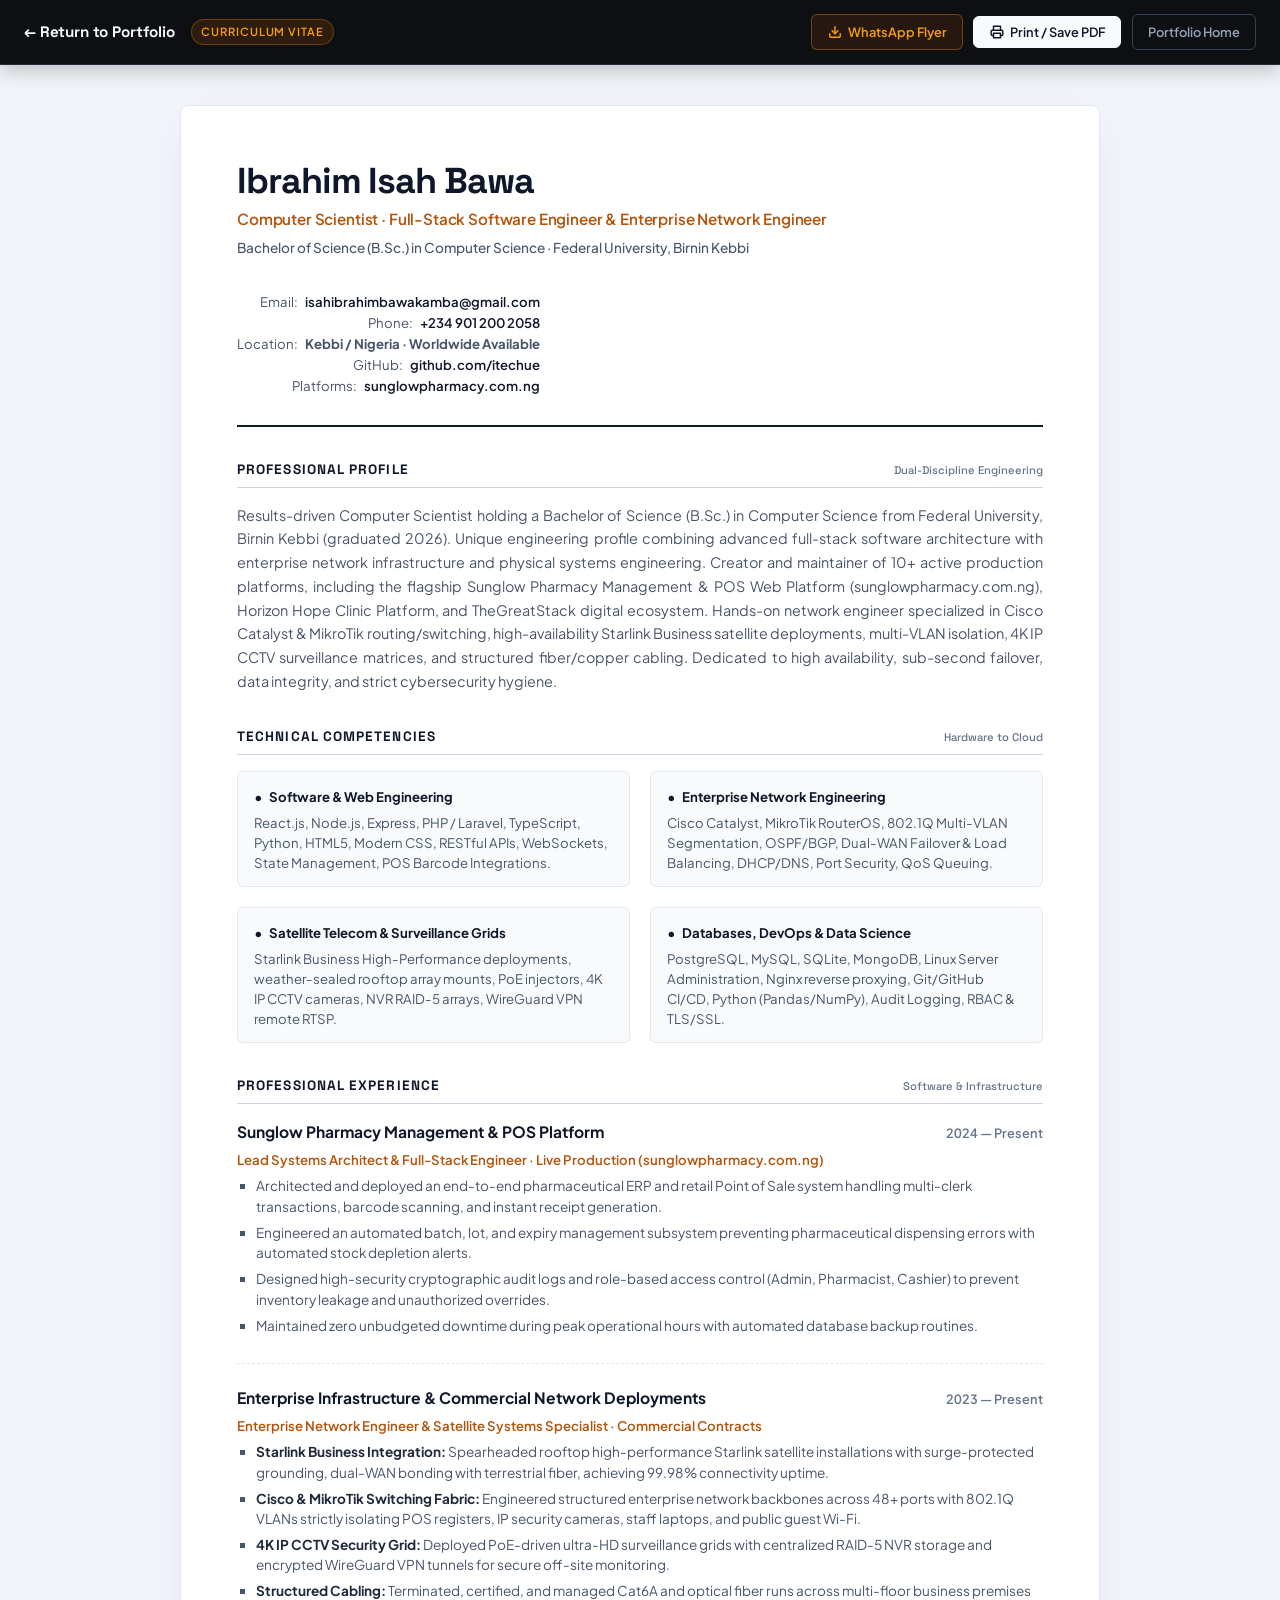
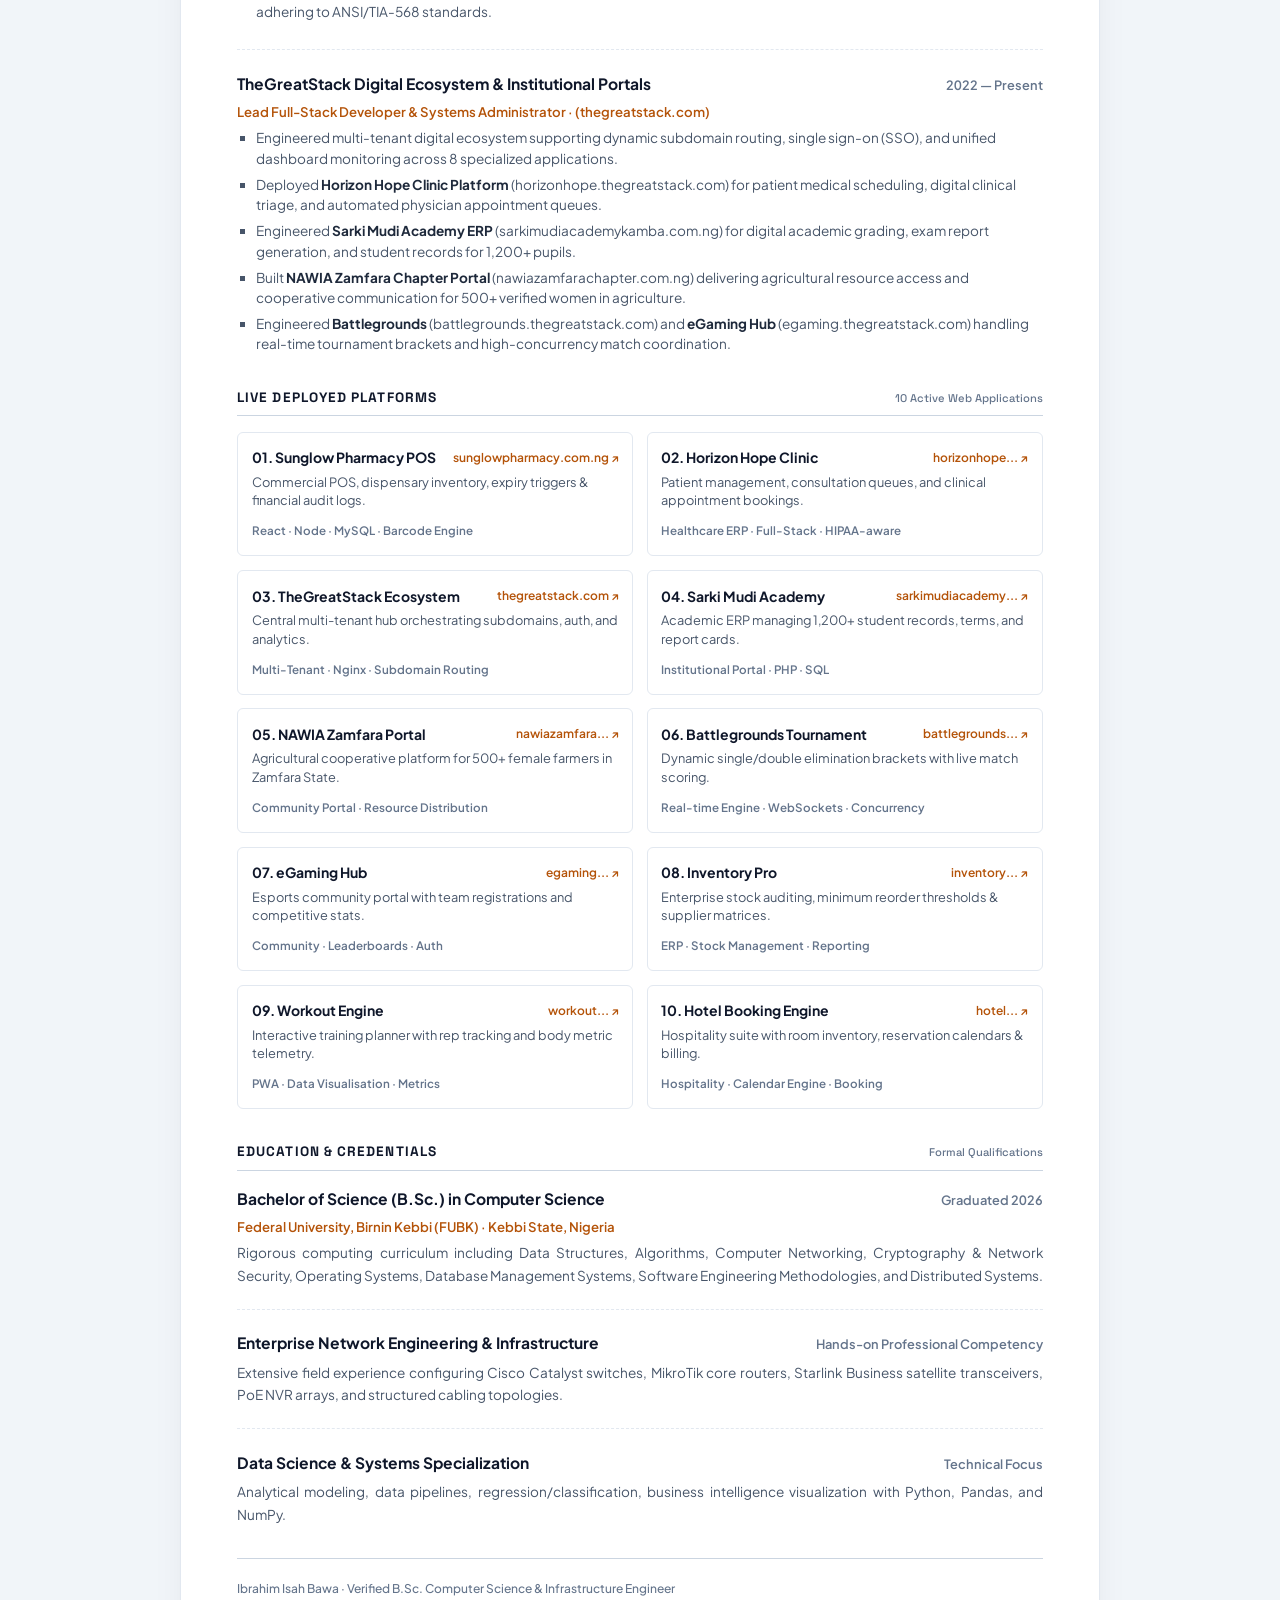
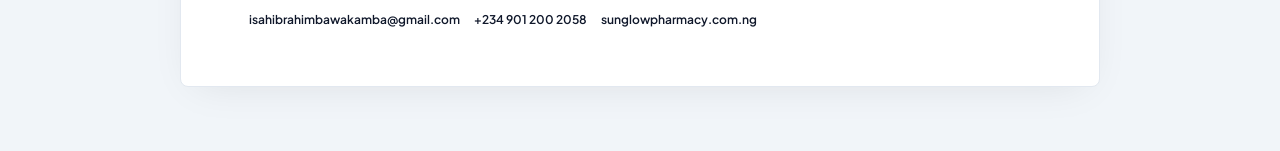
<file: cv.html>
<!DOCTYPE html>
<html lang="en">
<head>
  <meta charset="UTF-8">
  <meta name="viewport" content="width=device-width, initial-scale=1.0">
  <title>Curriculum Vitae &mdash; Ibrahim Isah Bawa | Computer Scientist & Infrastructure Engineer</title>
  <meta name="description" content="Professional Curriculum Vitae of Ibrahim Isah Bawa. B.Sc. Computer Science graduate, Full-Stack Software Engineer, and Enterprise Network Engineer.">
  <link rel="preconnect" href="https://fonts.googleapis.com">
  <link rel="preconnect" href="https://fonts.gstatic.com" crossorigin>
  <link href="https://fonts.googleapis.com/css2?family=Plus+Jakarta+Sans:wght@300;400;500;600;700;800&family=Space+Grotesk:wght@500;600;700&display=swap" rel="stylesheet">
  <style>
    :root {
      --bg: #0d0f12;
      --paper: #ffffff;
      --paper-border: #e2e8f0;
      --text-main: #0f172a;
      --text-muted: #475569;
      --text-light: #64748b;
      --accent: #b45309;
      --accent-dark: #92400e;
      --accent-soft: #fef3c7;
      --dark-card: #14181f;
      --dark-border: #232936;
      --font-heading: 'Space Grotesk', -apple-system, BlinkMacSystemFont, sans-serif;
      --font-body: 'Plus Jakarta Sans', -apple-system, BlinkMacSystemFont, sans-serif;
    }

    * {
      box-sizing: border-box;
      margin: 0;
      padding: 0;
    }

    body {
      font-family: var(--font-body);
      background-color: #f1f5f9;
      color: var(--text-main);
      line-height: 1.6;
      -webkit-font-smoothing: antialiased;
    }

    /* Top Action Bar for web viewing */
    .cv-action-bar {
      position: sticky;
      top: 0;
      z-index: 100;
      background: #0d0f12;
      border-bottom: 1px solid #232936;
      padding: 0.85rem 1.5rem;
      display: flex;
      justify-content: space-between;
      align-items: center;
      gap: 1rem;
      box-shadow: 0 4px 20px rgba(0, 0, 0, 0.25);
    }

    .cv-bar-left {
      display: flex;
      align-items: center;
      gap: 1rem;
    }

    .cv-bar-brand {
      font-family: var(--font-heading);
      font-weight: 700;
      font-size: 0.95rem;
      color: #f8fafc;
      text-decoration: none;
      letter-spacing: -0.01em;
    }

    .cv-bar-badge {
      display: inline-block;
      font-size: 0.7rem;
      font-weight: 600;
      text-transform: uppercase;
      letter-spacing: 0.08em;
      background: rgba(180, 83, 9, 0.2);
      color: #f59e0b;
      border: 1px solid rgba(245, 158, 11, 0.3);
      padding: 0.2rem 0.6rem;
      border-radius: 9999px;
    }

    .cv-bar-actions {
      display: flex;
      align-items: center;
      gap: 0.65rem;
      flex-wrap: wrap;
    }

    .cv-btn {
      font-family: var(--font-body);
      font-size: 0.8rem;
      font-weight: 600;
      padding: 0.45rem 0.95rem;
      border-radius: 6px;
      text-decoration: none;
      cursor: pointer;
      display: inline-flex;
      align-items: center;
      gap: 0.4rem;
      transition: all 0.2s ease;
      border: 1px solid transparent;
    }

    .cv-btn-back {
      background: transparent;
      color: #94a3b8;
      border-color: #334155;
    }
    .cv-btn-back:hover {
      background: #1e293b;
      color: #f8fafc;
    }

    .cv-btn-flyer {
      background: rgba(180, 83, 9, 0.15);
      color: #f59e0b;
      border-color: rgba(245, 158, 11, 0.35);
    }
    .cv-btn-flyer:hover {
      background: #f59e0b;
      color: #000000;
    }

    .cv-btn-print {
      background: #f8fafc;
      color: #0f172a;
      border-color: #f8fafc;
    }
    .cv-btn-print:hover {
      background: #e2e8f0;
      color: #0f172a;
    }

    /* CV Document Container */
    .cv-wrapper {
      max-width: 960px;
      margin: 2.5rem auto 4rem auto;
      padding: 0 1.25rem;
    }

    .cv-sheet {
      background: var(--paper);
      border: 1px solid var(--paper-border);
      border-radius: 8px;
      padding: 3.5rem 3.5rem;
      box-shadow: 0 10px 40px -15px rgba(0, 0, 0, 0.1);
    }

    /* Header */
    .sheet-header {
      border-bottom: 2px solid #0f172a;
      padding-bottom: 1.75rem;
      margin-bottom: 2rem;
      display: flex;
      justify-content: space-between;
      align-items: flex-start;
      gap: 2rem;
      flex-wrap: wrap;
    }

    .sheet-name {
      font-family: var(--font-heading);
      font-size: 2.25rem;
      font-weight: 800;
      letter-spacing: -0.03em;
      color: #0f172a;
      line-height: 1.1;
      margin-bottom: 0.35rem;
    }

    .sheet-tagline {
      font-size: 0.95rem;
      font-weight: 600;
      color: var(--accent);
      letter-spacing: -0.01em;
      margin-bottom: 0.35rem;
    }

    .sheet-credentials {
      font-size: 0.85rem;
      font-weight: 500;
      color: var(--text-muted);
    }

    .sheet-contacts {
      text-align: right;
      font-size: 0.825rem;
      line-height: 1.6;
      color: var(--text-muted);
    }

    .sheet-contacts a {
      color: #0f172a;
      text-decoration: none;
      font-weight: 600;
    }
    .sheet-contacts a:hover {
      color: var(--accent);
      text-decoration: underline;
    }

    .contact-item {
      display: flex;
      align-items: center;
      justify-content: flex-end;
      gap: 0.45rem;
    }

    /* Section Styles */
    .sheet-section {
      margin-bottom: 2rem;
    }

    .section-title {
      font-family: var(--font-heading);
      font-size: 0.85rem;
      font-weight: 700;
      text-transform: uppercase;
      letter-spacing: 0.08em;
      color: #0f172a;
      border-bottom: 1px solid #cbd5e1;
      padding-bottom: 0.4rem;
      margin-bottom: 1rem;
      display: flex;
      justify-content: space-between;
      align-items: baseline;
    }

    .section-title span.sec-badge {
      font-size: 0.7rem;
      color: var(--text-light);
      text-transform: none;
      font-weight: 500;
      letter-spacing: normal;
    }

    .summary-text {
      font-size: 0.9rem;
      color: var(--text-muted);
      line-height: 1.65;
      text-align: justify;
    }

    /* Experience & Projects items */
    .exp-item {
      margin-bottom: 1.35rem;
      padding-bottom: 1.35rem;
      border-bottom: 1px dashed #e2e8f0;
    }
    .exp-item:last-child {
      border-bottom: none;
      margin-bottom: 0;
      padding-bottom: 0;
    }

    .item-header {
      display: flex;
      justify-content: space-between;
      align-items: baseline;
      margin-bottom: 0.25rem;
      flex-wrap: wrap;
      gap: 0.5rem;
    }

    .item-title {
      font-size: 0.975rem;
      font-weight: 700;
      color: #0f172a;
    }

    .item-title a {
      color: #0f172a;
      text-decoration: none;
    }
    .item-title a:hover {
      color: var(--accent);
      text-decoration: underline;
    }

    .item-role {
      font-size: 0.825rem;
      font-weight: 600;
      color: var(--accent);
      margin-bottom: 0.35rem;
    }

    .item-date {
      font-size: 0.8rem;
      font-weight: 600;
      color: var(--text-light);
      font-variant-numeric: tabular-nums;
    }

    .item-bullets {
      list-style-type: square;
      padding-left: 1.2rem;
      font-size: 0.85rem;
      color: var(--text-muted);
      margin-top: 0.4rem;
    }

    .item-bullets li {
      margin-bottom: 0.35rem;
      line-height: 1.5;
    }

    .item-bullets li strong {
      color: #1e293b;
    }

    /* Skills Grid */
    .skills-grid {
      display: grid;
      grid-template-columns: repeat(2, 1fr);
      gap: 1.25rem;
    }

    .skill-card {
      background: #f8fafc;
      border: 1px solid #e2e8f0;
      border-radius: 6px;
      padding: 0.85rem 1rem;
    }

    .skill-category {
      font-size: 0.825rem;
      font-weight: 700;
      color: #0f172a;
      margin-bottom: 0.4rem;
      display: flex;
      align-items: center;
      gap: 0.35rem;
    }

    .skill-items {
      font-size: 0.825rem;
      color: var(--text-muted);
      line-height: 1.5;
    }

    /* Projects Matrix */
    .projects-matrix {
      display: grid;
      grid-template-columns: repeat(2, 1fr);
      gap: 0.85rem;
    }

    .matrix-card {
      background: #ffffff;
      border: 1px solid #e2e8f0;
      border-radius: 6px;
      padding: 0.85rem;
      transition: border-color 0.2s;
    }

    .matrix-card:hover {
      border-color: #cbd5e1;
    }

    .matrix-name {
      font-weight: 700;
      font-size: 0.875rem;
      color: #0f172a;
      display: flex;
      justify-content: space-between;
      align-items: center;
      margin-bottom: 0.25rem;
    }

    .matrix-link {
      color: var(--accent);
      text-decoration: none;
      font-size: 0.75rem;
      font-weight: 600;
    }
    .matrix-link:hover {
      text-decoration: underline;
    }

    .matrix-desc {
      font-size: 0.8rem;
      color: var(--text-muted);
      line-height: 1.45;
      margin-bottom: 0.4rem;
    }

    .matrix-tags {
      font-size: 0.725rem;
      font-weight: 600;
      color: var(--text-light);
    }

    /* Footer verification */
    .sheet-footer {
      border-top: 1px solid #cbd5e1;
      padding-top: 1.25rem;
      margin-top: 2rem;
      display: flex;
      justify-content: space-between;
      align-items: center;
      font-size: 0.75rem;
      color: var(--text-light);
      flex-wrap: wrap;
      gap: 0.75rem;
    }

    .footer-left {
      font-weight: 500;
    }

    .footer-right a {
      color: #0f172a;
      text-decoration: none;
      font-weight: 600;
      margin-left: 0.75rem;
    }

    /* Print Specific Styles */
    @media print {
      body {
        background: #ffffff !important;
        color: #000000 !important;
        font-size: 11pt;
      }

      .cv-action-bar {
        display: none !important;
      }

      .cv-wrapper {
        margin: 0 !important;
        padding: 0 !important;
        max-width: 100% !important;
      }

      .cv-sheet {
        border: none !important;
        box-shadow: none !important;
        padding: 0 !important;
      }

      .sheet-header {
        border-bottom: 2px solid #000000 !important;
        padding-bottom: 12pt !important;
        margin-bottom: 14pt !important;
      }

      .sheet-name {
        font-size: 20pt !important;
      }

      .sheet-tagline {
        color: #000000 !important;
      }

      .sheet-section {
        page-break-inside: avoid;
        margin-bottom: 14pt !important;
      }

      .section-title {
        border-bottom: 1px solid #000000 !important;
        padding-bottom: 2pt !important;
        margin-bottom: 6pt !important;
      }

      .skill-card, .matrix-card {
        border: 1px solid #cccccc !important;
        background: transparent !important;
      }

      a {
        text-decoration: none !important;
        color: #000000 !important;
      }

      .matrix-link {
        color: #000000 !important;
      }
    }

    @media (max-width: 768px) {
      .cv-sheet {
        padding: 2rem 1.25rem;
      }

      .sheet-contacts {
        text-align: left;
      }

      .contact-item {
        justify-content: flex-start;
      }

      .skills-grid, .projects-matrix {
        grid-template-columns: 1fr;
      }

      .cv-action-bar {
        flex-direction: column;
        align-items: stretch;
      }

      .cv-bar-actions {
        justify-content: space-between;
      }
    }
  </style>
</head>
<body>

  <!-- Top Action Bar -->
  <aside class="cv-action-bar">
    <div class="cv-bar-left">
      <a href="index.html" class="cv-bar-brand">&larr; Return to Portfolio</a>
      <span class="cv-bar-badge">Curriculum Vitae</span>
    </div>
    <div class="cv-bar-actions">
      <a href="assets/whatsapp-status-flyer.jpg" download="Ibrahim-Isah-Bawa-Flyer.jpg" class="cv-btn cv-btn-flyer" title="Download High-Res WhatsApp Status Marketing Flyer">
        <svg width="14" height="14" viewBox="0 0 24 24" fill="none" stroke="currentColor" stroke-width="2.5" stroke-linecap="round" stroke-linejoin="round"><path d="M21 15v4a2 2 0 0 1-2 2H5a2 2 0 0 1-2-2v-4"/><polyline points="7 10 12 15 17 10"/><line x1="12" y1="15" x2="12" y2="3"/></svg>
        WhatsApp Flyer
      </a>
      <button onclick="window.print()" class="cv-btn cv-btn-print" title="Print or save as clean PDF">
        <svg width="14" height="14" viewBox="0 0 24 24" fill="none" stroke="currentColor" stroke-width="2.5" stroke-linecap="round" stroke-linejoin="round"><polyline points="6 9 6 2 18 2 18 9"/><path d="M6 18H4a2 2 0 0 1-2-2v-5a2 2 0 0 1 2-2h16a2 2 0 0 1 2 2v5a2 2 0 0 1-2 2h-2"/><rect x="6" y="14" width="12" height="8"/></svg>
        Print / Save PDF
      </button>
      <a href="index.html" class="cv-btn cv-btn-back">Portfolio Home</a>
    </div>
  </aside>

  <!-- Main CV Container -->
  <main class="cv-wrapper">
    <article class="cv-sheet">
      
      <!-- Header -->
      <header class="sheet-header">
        <div class="sheet-bio">
          <h1 class="sheet-name">Ibrahim Isah Bawa</h1>
          <p class="sheet-tagline">Computer Scientist &middot; Full-Stack Software Engineer &amp; Enterprise Network Engineer</p>
          <p class="sheet-credentials">Bachelor of Science (B.Sc.) in Computer Science &middot; Federal University, Birnin Kebbi</p>
        </div>

        <div class="sheet-contacts">
          <div class="contact-item">
            <span>Email:</span>
            <a href="mailto:isahibrahimbawakamba@gmail.com">isahibrahimbawakamba@gmail.com</a>
          </div>
          <div class="contact-item">
            <span>Phone:</span>
            <a href="tel:+2349012002058">+234 901 200 2058</a>
          </div>
          <div class="contact-item">
            <span>Location:</span>
            <strong>Kebbi / Nigeria &middot; Worldwide Available</strong>
          </div>
          <div class="contact-item">
            <span>GitHub:</span>
            <a href="https://github.com/itechue" target="_blank" rel="noopener">github.com/itechue</a>
          </div>
          <div class="contact-item">
            <span>Platforms:</span>
            <a href="https://sunglowpharmacy.com.ng" target="_blank" rel="noopener">sunglowpharmacy.com.ng</a>
          </div>
        </div>
      </header>

      <!-- Professional Summary -->
      <section class="sheet-section">
        <h2 class="section-title">
          Professional Profile
          <span class="sec-badge">Dual-Discipline Engineering</span>
        </h2>
        <p class="summary-text">
          Results-driven Computer Scientist holding a Bachelor of Science (B.Sc.) in Computer Science from Federal University, Birnin Kebbi (graduated 2026). Unique engineering profile combining advanced full-stack software architecture with enterprise network infrastructure and physical systems engineering. Creator and maintainer of 10+ active production platforms, including the flagship Sunglow Pharmacy Management &amp; POS Web Platform (sunglowpharmacy.com.ng), Horizon Hope Clinic Platform, and TheGreatStack digital ecosystem. Hands-on network engineer specialized in Cisco Catalyst &amp; MikroTik routing/switching, high-availability Starlink Business satellite deployments, multi-VLAN isolation, 4K IP CCTV surveillance matrices, and structured fiber/copper cabling. Dedicated to high availability, sub-second failover, data integrity, and strict cybersecurity hygiene.
        </p>
      </section>

      <!-- Core Competencies -->
      <section class="sheet-section">
        <h2 class="section-title">
          Technical Competencies
          <span class="sec-badge">Hardware to Cloud</span>
        </h2>
        <div class="skills-grid">
          <div class="skill-card">
            <div class="skill-category">
              <span>&bull;</span> Software &amp; Web Engineering
            </div>
            <div class="skill-items">
              React.js, Node.js, Express, PHP / Laravel, TypeScript, Python, HTML5, Modern CSS, RESTful APIs, WebSockets, State Management, POS Barcode Integrations.
            </div>
          </div>

          <div class="skill-card">
            <div class="skill-category">
              <span>&bull;</span> Enterprise Network Engineering
            </div>
            <div class="skill-items">
              Cisco Catalyst, MikroTik RouterOS, 802.1Q Multi-VLAN Segmentation, OSPF/BGP, Dual-WAN Failover &amp; Load Balancing, DHCP/DNS, Port Security, QoS Queuing.
            </div>
          </div>

          <div class="skill-card">
            <div class="skill-category">
              <span>&bull;</span> Satellite Telecom &amp; Surveillance Grids
            </div>
            <div class="skill-items">
              Starlink Business High-Performance deployments, weather-sealed rooftop array mounts, PoE injectors, 4K IP CCTV cameras, NVR RAID-5 arrays, WireGuard VPN remote RTSP.
            </div>
          </div>

          <div class="skill-card">
            <div class="skill-category">
              <span>&bull;</span> Databases, DevOps &amp; Data Science
            </div>
            <div class="skill-items">
              PostgreSQL, MySQL, SQLite, MongoDB, Linux Server Administration, Nginx reverse proxying, Git/GitHub CI/CD, Python (Pandas/NumPy), Audit Logging, RBAC &amp; TLS/SSL.
            </div>
          </div>
        </div>
      </section>

      <!-- Professional Experience -->
      <section class="sheet-section">
        <h2 class="section-title">
          Professional Experience
          <span class="sec-badge">Software &amp; Infrastructure</span>
        </h2>

        <!-- Sunglow -->
        <article class="exp-item">
          <div class="item-header">
            <h3 class="item-title">
              <a href="https://sunglowpharmacy.com.ng" target="_blank" rel="noopener">Sunglow Pharmacy Management &amp; POS Platform</a>
            </h3>
            <span class="item-date">2024 &mdash; Present</span>
          </div>
          <div class="item-role">Lead Systems Architect &amp; Full-Stack Engineer &middot; Live Production (sunglowpharmacy.com.ng)</div>
          <ul class="item-bullets">
            <li>Architected and deployed an end-to-end pharmaceutical ERP and retail Point of Sale system handling multi-clerk transactions, barcode scanning, and instant receipt generation.</li>
            <li>Engineered an automated batch, lot, and expiry management subsystem preventing pharmaceutical dispensing errors with automated stock depletion alerts.</li>
            <li>Designed high-security cryptographic audit logs and role-based access control (Admin, Pharmacist, Cashier) to prevent inventory leakage and unauthorized overrides.</li>
            <li>Maintained zero unbudgeted downtime during peak operational hours with automated database backup routines.</li>
          </ul>
        </article>

        <!-- Network Infra -->
        <article class="exp-item">
          <div class="item-header">
            <h3 class="item-title">Enterprise Infrastructure &amp; Commercial Network Deployments</h3>
            <span class="item-date">2023 &mdash; Present</span>
          </div>
          <div class="item-role">Enterprise Network Engineer &amp; Satellite Systems Specialist &middot; Commercial Contracts</div>
          <ul class="item-bullets">
            <li><strong>Starlink Business Integration:</strong> Spearheaded rooftop high-performance Starlink satellite installations with surge-protected grounding, dual-WAN bonding with terrestrial fiber, achieving 99.98% connectivity uptime.</li>
            <li><strong>Cisco &amp; MikroTik Switching Fabric:</strong> Engineered structured enterprise network backbones across 48+ ports with 802.1Q VLANs strictly isolating POS registers, IP security cameras, staff laptops, and public guest Wi-Fi.</li>
            <li><strong>4K IP CCTV Security Grid:</strong> Deployed PoE-driven ultra-HD surveillance grids with centralized RAID-5 NVR storage and encrypted WireGuard VPN tunnels for secure off-site monitoring.</li>
            <li><strong>Structured Cabling:</strong> Terminated, certified, and managed Cat6A and optical fiber runs across multi-floor business premises adhering to ANSI/TIA-568 standards.</li>
          </ul>
        </article>

        <!-- TheGreatStack & Consulting -->
        <article class="exp-item">
          <div class="item-header">
            <h3 class="item-title">
              <a href="https://thegreatstack.com" target="_blank" rel="noopener">TheGreatStack Digital Ecosystem &amp; Institutional Portals</a>
            </h3>
            <span class="item-date">2022 &mdash; Present</span>
          </div>
          <div class="item-role">Lead Full-Stack Developer &amp; Systems Administrator &middot; (thegreatstack.com)</div>
          <ul class="item-bullets">
            <li>Engineered multi-tenant digital ecosystem supporting dynamic subdomain routing, single sign-on (SSO), and unified dashboard monitoring across 8 specialized applications.</li>
            <li>Deployed <strong>Horizon Hope Clinic Platform</strong> (horizonhope.thegreatstack.com) for patient medical scheduling, digital clinical triage, and automated physician appointment queues.</li>
            <li>Engineered <strong>Sarki Mudi Academy ERP</strong> (sarkimudiacademykamba.com.ng) for digital academic grading, exam report generation, and student records for 1,200+ pupils.</li>
            <li>Built <strong>NAWIA Zamfara Chapter Portal</strong> (nawiazamfarachapter.com.ng) delivering agricultural resource access and cooperative communication for 500+ verified women in agriculture.</li>
            <li>Engineered <strong>Battlegrounds</strong> (battlegrounds.thegreatstack.com) and <strong>eGaming Hub</strong> (egaming.thegreatstack.com) handling real-time tournament brackets and high-concurrency match coordination.</li>
          </ul>
        </article>
      </section>

      <!-- 10 Live Platforms Matrix -->
      <section class="sheet-section">
        <h2 class="section-title">
          Live Deployed Platforms
          <span class="sec-badge">10 Active Web Applications</span>
        </h2>
        <div class="projects-matrix">
          <div class="matrix-card">
            <div class="matrix-name">
              <span>01. Sunglow Pharmacy POS</span>
              <a href="https://sunglowpharmacy.com.ng" target="_blank" rel="noopener" class="matrix-link">sunglowpharmacy.com.ng &nearr;</a>
            </div>
            <p class="matrix-desc">Commercial POS, dispensary inventory, expiry triggers &amp; financial audit logs.</p>
            <span class="matrix-tags">React &middot; Node &middot; MySQL &middot; Barcode Engine</span>
          </div>

          <div class="matrix-card">
            <div class="matrix-name">
              <span>02. Horizon Hope Clinic</span>
              <a href="https://horizonhope.thegreatstack.com" target="_blank" rel="noopener" class="matrix-link">horizonhope... &nearr;</a>
            </div>
            <p class="matrix-desc">Patient management, consultation queues, and clinical appointment bookings.</p>
            <span class="matrix-tags">Healthcare ERP &middot; Full-Stack &middot; HIPAA-aware</span>
          </div>

          <div class="matrix-card">
            <div class="matrix-name">
              <span>03. TheGreatStack Ecosystem</span>
              <a href="https://thegreatstack.com" target="_blank" rel="noopener" class="matrix-link">thegreatstack.com &nearr;</a>
            </div>
            <p class="matrix-desc">Central multi-tenant hub orchestrating subdomains, auth, and analytics.</p>
            <span class="matrix-tags">Multi-Tenant &middot; Nginx &middot; Subdomain Routing</span>
          </div>

          <div class="matrix-card">
            <div class="matrix-name">
              <span>04. Sarki Mudi Academy</span>
              <a href="https://sarkimudiacademykamba.com.ng" target="_blank" rel="noopener" class="matrix-link">sarkimudiacademy... &nearr;</a>
            </div>
            <p class="matrix-desc">Academic ERP managing 1,200+ student records, terms, and report cards.</p>
            <span class="matrix-tags">Institutional Portal &middot; PHP &middot; SQL</span>
          </div>

          <div class="matrix-card">
            <div class="matrix-name">
              <span>05. NAWIA Zamfara Portal</span>
              <a href="https://nawiazamfarachapter.com.ng" target="_blank" rel="noopener" class="matrix-link">nawiazamfara... &nearr;</a>
            </div>
            <p class="matrix-desc">Agricultural cooperative platform for 500+ female farmers in Zamfara State.</p>
            <span class="matrix-tags">Community Portal &middot; Resource Distribution</span>
          </div>

          <div class="matrix-card">
            <div class="matrix-name">
              <span>06. Battlegrounds Tournament</span>
              <a href="https://battlegrounds.thegreatstack.com" target="_blank" rel="noopener" class="matrix-link">battlegrounds... &nearr;</a>
            </div>
            <p class="matrix-desc">Dynamic single/double elimination brackets with live match scoring.</p>
            <span class="matrix-tags">Real-time Engine &middot; WebSockets &middot; Concurrency</span>
          </div>

          <div class="matrix-card">
            <div class="matrix-name">
              <span>07. eGaming Hub</span>
              <a href="https://egaming.thegreatstack.com" target="_blank" rel="noopener" class="matrix-link">egaming... &nearr;</a>
            </div>
            <p class="matrix-desc">Esports community portal with team registrations and competitive stats.</p>
            <span class="matrix-tags">Community &middot; Leaderboards &middot; Auth</span>
          </div>

          <div class="matrix-card">
            <div class="matrix-name">
              <span>08. Inventory Pro</span>
              <a href="https://inventory.thegreatstack.com" target="_blank" rel="noopener" class="matrix-link">inventory... &nearr;</a>
            </div>
            <p class="matrix-desc">Enterprise stock auditing, minimum reorder thresholds &amp; supplier matrices.</p>
            <span class="matrix-tags">ERP &middot; Stock Management &middot; Reporting</span>
          </div>

          <div class="matrix-card">
            <div class="matrix-name">
              <span>09. Workout Engine</span>
              <a href="https://workout.thegreatstack.com" target="_blank" rel="noopener" class="matrix-link">workout... &nearr;</a>
            </div>
            <p class="matrix-desc">Interactive training planner with rep tracking and body metric telemetry.</p>
            <span class="matrix-tags">PWA &middot; Data Visualisation &middot; Metrics</span>
          </div>

          <div class="matrix-card">
            <div class="matrix-name">
              <span>10. Hotel Booking Engine</span>
              <a href="https://hotel.thegreatstack.com" target="_blank" rel="noopener" class="matrix-link">hotel... &nearr;</a>
            </div>
            <p class="matrix-desc">Hospitality suite with room inventory, reservation calendars &amp; billing.</p>
            <span class="matrix-tags">Hospitality &middot; Calendar Engine &middot; Booking</span>
          </div>
        </div>
      </section>

      <!-- Education & Credentials -->
      <section class="sheet-section">
        <h2 class="section-title">
          Education &amp; Credentials
          <span class="sec-badge">Formal Qualifications</span>
        </h2>

        <div class="exp-item">
          <div class="item-header">
            <h3 class="item-title">Bachelor of Science (B.Sc.) in Computer Science</h3>
            <span class="item-date">Graduated 2026</span>
          </div>
          <div class="item-role">Federal University, Birnin Kebbi (FUBK) &middot; Kebbi State, Nigeria</div>
          <p class="summary-text" style="font-size: 0.85rem; margin-top: 0.35rem;">
            Rigorous computing curriculum including Data Structures, Algorithms, Computer Networking, Cryptography &amp; Network Security, Operating Systems, Database Management Systems, Software Engineering Methodologies, and Distributed Systems.
          </p>
        </div>

        <div class="exp-item">
          <div class="item-header">
            <h3 class="item-title">Enterprise Network Engineering &amp; Infrastructure</h3>
            <span class="item-date">Hands-on Professional Competency</span>
          </div>
          <p class="summary-text" style="font-size: 0.85rem; margin-top: 0.35rem;">
            Extensive field experience configuring Cisco Catalyst switches, MikroTik core routers, Starlink Business satellite transceivers, PoE NVR arrays, and structured cabling topologies.
          </p>
        </div>

        <div class="exp-item">
          <div class="item-header">
            <h3 class="item-title">Data Science &amp; Systems Specialization</h3>
            <span class="item-date">Technical Focus</span>
          </div>
          <p class="summary-text" style="font-size: 0.85rem; margin-top: 0.35rem;">
            Analytical modeling, data pipelines, regression/classification, business intelligence visualization with Python, Pandas, and NumPy.
          </p>
        </div>
      </section>

      <!-- Footer -->
      <footer class="sheet-footer">
        <div class="footer-left">
          Ibrahim Isah Bawa &middot; Verified B.Sc. Computer Science &amp; Infrastructure Engineer
        </div>
        <div class="footer-right">
          <a href="mailto:isahibrahimbawakamba@gmail.com">isahibrahimbawakamba@gmail.com</a>
          <a href="tel:+2349012002058">+234 901 200 2058</a>
          <a href="https://sunglowpharmacy.com.ng" target="_blank" rel="noopener">sunglowpharmacy.com.ng</a>
        </div>
      </footer>

    </article>
  </main>

</body>
</html>
</file>
<file: style.css>
/* =======================================================
   IBRAHIM ISAH BAWA — EDITORIAL TECHNOLOGY PORTFOLIO
   Computer Scientist · Software & Infrastructure Engineer
   Design Direction: Minimal · Editorial · High-End
   ======================================================= */

/* ─── Design Tokens ───────────────────────────────────── */
:root {
  /* Color Palette — Light Mode (Warm Ivory & Charcoal) */
  --bg: #fcfbf9;
  --bg-surface: #ffffff;
  --bg-subtle: #f6f4ef;
  --bg-muted: #eeeae1;

  --ink-primary: #121316;
  --ink-secondary: #454852;
  --ink-muted: #737785;
  --ink-faint: #a0a4b0;

  --border-subtle: #e8e4db;
  --border-strong: #d2ccc0;

  /* Muted Premium Accent: Warm Bronze / Copper */
  --accent: #9e5b32;
  --accent-hover: #834925;
  --accent-subtle: #f8f1eb;
  --accent-border: #e6cbbe;

  /* UI Tokens */
  --font-heading: 'Plus Jakarta Sans', -apple-system, BlinkMacSystemFont, sans-serif;
  --font-body: 'Inter', -apple-system, BlinkMacSystemFont, sans-serif;
  --font-mono: 'JetBrains Mono', 'SFMono-Regular', Consolas, monospace;

  --radius-xs: 3px;
  --radius-sm: 6px;
  --radius-md: 8px;
  --radius-lg: 12px;

  --shadow-subtle: 0 1px 3px rgba(18, 19, 22, 0.04), 0 1px 2px rgba(18, 19, 22, 0.02);
  --shadow-card: 0 4px 12px rgba(18, 19, 22, 0.04), 0 1px 3px rgba(18, 19, 22, 0.02);

  --transition-fast: 0.15s ease;
  --transition-base: 0.22s cubic-bezier(0.16, 1, 0.3, 1);

  --max-width: 1240px;
}

/* Dark Mode Tokens (Obsidian Charcoal & Crisp Warm White) */
[data-theme="dark"] {
  --bg: #0e0f12;
  --bg-surface: #14151a;
  --bg-subtle: #1a1c22;
  --bg-muted: #242730;

  --ink-primary: #f5f4f0;
  --ink-secondary: #c2c5cd;
  --ink-muted: #828795;
  --ink-faint: #505462;

  --border-subtle: #24262e;
  --border-strong: #363945;

  --accent: #c97f4e;
  --accent-hover: #db9363;
  --accent-subtle: #241913;
  --accent-border: #4d2f1f;

  --shadow-subtle: 0 1px 3px rgba(0, 0, 0, 0.3);
  --shadow-card: 0 4px 14px rgba(0, 0, 0, 0.4);
}

/* ─── Global Reset & Base ─────────────────────────────── */
*,
*::before,
*::after {
  box-sizing: border-box;
  margin: 0;
  padding: 0;
}

html {
  font-size: 16px;
  scroll-behavior: smooth;
  -webkit-text-size-adjust: 100%;
}

body {
  background-color: var(--bg);
  color: var(--ink-primary);
  font-family: var(--font-body);
  line-height: 1.6;
  font-weight: 400;
  -webkit-font-smoothing: antialiased;
  -moz-osx-font-smoothing: grayscale;
  overflow-x: hidden;
  transition: background-color var(--transition-base), color var(--transition-base);
  padding-bottom: 70px; /* space for quick dock */
}

:focus-visible {
  outline: 2px solid var(--accent);
  outline-offset: 2px;
}

img {
  max-width: 100%;
  height: auto;
  display: block;
}

a {
  color: inherit;
  text-decoration: none;
  transition: color var(--transition-fast);
}

button,
input,
select,
textarea {
  font: inherit;
  color: inherit;
}

/* Layout Container */
.page-container {
  width: 100%;
  max-width: var(--max-width);
  margin-left: auto;
  margin-right: auto;
  padding-left: 28px;
  padding-right: 28px;
}

@media (max-width: 640px) {
  .page-container {
    padding-left: 18px;
    padding-right: 18px;
  }
}

/* ─── Section Typography & Spacing ────────────────────── */
.section {
  padding-top: 96px;
  padding-bottom: 96px;
  border-top: 1px solid var(--border-subtle);
  position: relative;
}

@media (max-width: 768px) {
  .section {
    padding-top: 64px;
    padding-bottom: 64px;
  }
}

.section-header {
  display: flex;
  justify-content: space-between;
  align-items: flex-end;
  gap: 32px;
  margin-bottom: 56px;
}

.section-header-compact {
  margin-bottom: 48px;
}

@media (max-width: 768px) {
  .section-header {
    flex-direction: column;
    align-items: flex-start;
    gap: 16px;
    margin-bottom: 40px;
  }
}

.section-kicker {
  display: block;
  font-family: var(--font-mono);
  font-size: 0.78rem;
  letter-spacing: 0.12em;
  text-transform: uppercase;
  color: var(--accent);
  margin-bottom: 10px;
  font-weight: 500;
}

.section-title {
  font-family: var(--font-heading);
  font-size: clamp(1.8rem, 3.2vw, 2.6rem);
  font-weight: 700;
  color: var(--ink-primary);
  line-height: 1.15;
  letter-spacing: -0.025em;
}

.section-desc {
  max-width: 520px;
  color: var(--ink-secondary);
  font-size: 1rem;
  line-height: 1.55;
}

/* ─── Sophisticated Flat Buttons ──────────────────────── */
.btn {
  display: inline-flex;
  align-items: center;
  justify-content: center;
  gap: 8px;
  font-family: var(--font-heading);
  font-size: 0.92rem;
  font-weight: 600;
  letter-spacing: -0.01em;
  padding: 11px 22px;
  border-radius: var(--radius-sm);
  border: 1px solid transparent;
  cursor: pointer;
  white-space: nowrap;
  transition: background-color var(--transition-fast),
              color var(--transition-fast),
              border-color var(--transition-fast),
              transform var(--transition-fast);
}

.btn:active {
  transform: translateY(1px);
}

.btn-primary {
  background-color: var(--ink-primary);
  color: var(--bg);
  border-color: var(--ink-primary);
}

.btn-primary:hover {
  background-color: var(--ink-secondary);
  border-color: var(--ink-secondary);
  transform: translateY(-1px);
}

[data-theme="dark"] .btn-primary {
  background-color: var(--ink-primary);
  color: #0e0f12;
  border-color: var(--ink-primary);
}

[data-theme="dark"] .btn-primary:hover {
  background-color: #ffffff;
  border-color: #ffffff;
}

.btn-secondary {
  background-color: transparent;
  color: var(--ink-primary);
  border-color: var(--border-strong);
}

.btn-secondary:hover {
  background-color: var(--bg-subtle);
  border-color: var(--ink-primary);
  transform: translateY(-1px);
}

.btn-tertiary {
  background-color: transparent;
  color: var(--ink-secondary);
  border-color: transparent;
  padding-left: 14px;
  padding-right: 14px;
}

.btn-tertiary:hover {
  color: var(--ink-primary);
  background-color: var(--bg-subtle);
}

.btn-nav {
  padding: 8px 16px;
  font-size: 0.85rem;
  background-color: var(--ink-primary);
  color: var(--bg);
  border-radius: var(--radius-sm);
}

.btn-nav:hover {
  background-color: var(--accent);
  color: #ffffff;
}

[data-theme="dark"] .btn-nav:hover {
  background-color: var(--accent);
  color: #ffffff;
}

.btn-sm {
  padding: 7px 14px;
  font-size: 0.82rem;
}

.btn-block {
  width: 100%;
}

.text-link {
  display: inline-flex;
  align-items: center;
  gap: 6px;
  font-weight: 600;
  font-size: 0.92rem;
  color: var(--ink-primary);
  border-bottom: 1px solid var(--border-strong);
  padding-bottom: 2px;
  background: none;
  border-top: none;
  border-left: none;
  border-right: none;
  cursor: pointer;
  transition: color var(--transition-fast), border-color var(--transition-fast);
}

.text-link:hover {
  color: var(--accent);
  border-color: var(--accent);
}

/* ─── Compact Editorial Desktop Navigation ──────────────── */
.site-header {
  position: sticky;
  top: 0;
  z-index: 900;
  background-color: var(--bg);
  border-bottom: 1px solid var(--border-subtle);
  transition: padding var(--transition-fast),
              background-color var(--transition-base),
              border-color var(--transition-base),
              box-shadow var(--transition-fast);
}

.site-header.scrolled {
  border-bottom-color: var(--border-strong);
  box-shadow: 0 4px 16px rgba(18, 19, 22, 0.03);
}

.nav-container {
  max-width: var(--max-width);
  margin: 0 auto;
  padding: 16px 28px;
  display: flex;
  align-items: center;
  justify-content: space-between;
  gap: 24px;
  transition: padding var(--transition-fast);
}

.site-header.scrolled .nav-container {
  padding-top: 11px;
  padding-bottom: 11px;
}

@media (max-width: 640px) {
  .nav-container {
    padding: 12px 18px;
  }
}

.nav-brand {
  display: flex;
  align-items: center;
  gap: 12px;
  text-decoration: none;
  flex-shrink: 0;
}

.brand-symbol {
  width: 32px;
  height: 32px;
  display: flex;
  align-items: center;
  justify-content: center;
  background-color: var(--bg-surface);
  border: 1px solid var(--border-strong);
  border-radius: var(--radius-sm);
  overflow: hidden;
}

.brand-logo-img {
  width: 22px;
  height: 22px;
  object-fit: contain;
}

.brand-text {
  display: flex;
  flex-direction: column;
}

.brand-name {
  font-family: var(--font-heading);
  font-weight: 700;
  font-size: 0.95rem;
  letter-spacing: -0.02em;
  color: var(--ink-primary);
  line-height: 1.2;
}

.brand-role {
  font-size: 0.72rem;
  color: var(--ink-muted);
  letter-spacing: 0.01em;
}

.nav-menu {
  display: flex;
  align-items: center;
  gap: 28px;
}

.nav-link {
  position: relative;
  font-size: 0.9rem;
  font-weight: 500;
  color: var(--ink-secondary);
  padding: 6px 0;
  transition: color var(--transition-fast);
}

.nav-link:hover {
  color: var(--ink-primary);
}

.nav-link.active {
  color: var(--ink-primary);
  font-weight: 600;
}

.nav-link.active::after {
  content: '';
  position: absolute;
  bottom: -2px;
  left: 0;
  right: 0;
  height: 2px;
  background-color: var(--accent);
  border-radius: 1px;
}

.nav-actions {
  display: flex;
  align-items: center;
  gap: 12px;
  flex-shrink: 0;
}

.status-indicator {
  display: inline-flex;
  align-items: center;
  gap: 7px;
  padding: 6px 12px;
  background-color: var(--bg-subtle);
  border: 1px solid var(--border-subtle);
  border-radius: var(--radius-sm);
  font-size: 0.75rem;
  color: var(--ink-secondary);
  font-weight: 500;
}

.status-dot {
  width: 6px;
  height: 6px;
  background-color: #10b981;
  border-radius: 50%;
}

.action-icon-btn {
  display: inline-flex;
  align-items: center;
  justify-content: center;
  width: 36px;
  height: 36px;
  background-color: transparent;
  border: 1px solid var(--border-subtle);
  border-radius: var(--radius-sm);
  color: var(--ink-secondary);
  cursor: pointer;
  transition: background-color var(--transition-fast), color var(--transition-fast), border-color var(--transition-fast);
}

.action-icon-btn:hover {
  background-color: var(--bg-subtle);
  color: var(--ink-primary);
  border-color: var(--border-strong);
}

.nav-svg {
  width: 17px;
  height: 17px;
}

.icon-sun {
  display: none;
}
.icon-moon {
  display: block;
}

[data-theme="dark"] .icon-sun {
  display: block;
}
[data-theme="dark"] .icon-moon {
  display: none;
}

/* ─── Hero Section ────────────────────────────────────── */
.hero-section {
  padding-top: 80px;
  padding-bottom: 90px;
  position: relative;
}

@media (max-width: 768px) {
  .hero-section {
    padding-top: 48px;
    padding-bottom: 60px;
  }
}

.hero-grid {
  display: block;
  max-width: 880px;
}

@media (max-width: 992px) {
  .hero-grid {
    max-width: 100%;
  }
}

.hero-content {
  display: flex;
  flex-direction: column;
}

.eyebrow-tag {
  display: inline-flex;
  align-items: center;
  gap: 10px;
  font-family: var(--font-mono);
  font-size: 0.76rem;
  font-weight: 500;
  letter-spacing: 0.12em;
  text-transform: uppercase;
  color: var(--accent);
  margin-bottom: 22px;
}

.eyebrow-accent {
  width: 8px;
  height: 8px;
  background-color: var(--accent);
  border-radius: 1px;
}

.hero-headline {
  font-family: var(--font-heading);
  font-size: clamp(2.4rem, 4.4vw, 3.8rem);
  font-weight: 800;
  line-height: 1.08;
  letter-spacing: -0.035em;
  color: var(--ink-primary);
  margin-bottom: 24px;
}

.hero-statement {
  font-size: clamp(1.05rem, 1.35vw, 1.25rem);
  line-height: 1.6;
  color: var(--ink-secondary);
  max-width: 720px;
  margin-bottom: 36px;
  font-weight: 400;
}

.hero-cta-group {
  display: flex;
  align-items: center;
  flex-wrap: wrap;
  gap: 14px;
  margin-bottom: 48px;
}

.hero-meta-strip {
  display: flex;
  align-items: center;
  flex-wrap: wrap;
  gap: 20px;
  padding-top: 24px;
  border-top: 1px solid var(--border-subtle);
}

.meta-item {
  display: flex;
  flex-direction: column;
}

.meta-label {
  font-family: var(--font-mono);
  font-size: 0.68rem;
  text-transform: uppercase;
  letter-spacing: 0.08em;
  color: var(--ink-muted);
}

.meta-value {
  font-size: 0.88rem;
  font-weight: 600;
  color: var(--ink-primary);
  margin-top: 2px;
}

.meta-divider {
  width: 1px;
  height: 28px;
  background-color: var(--border-subtle);
}

@media (max-width: 580px) {
  .meta-divider {
    display: none;
  }
  .hero-meta-strip {
    gap: 16px;
  }
}


/* ─── About Section (Split Layout) ────────────────────── */
.about-split-layout {
  display: grid;
  grid-template-columns: 1fr 1fr;
  gap: 64px;
  align-items: start;
}

@media (max-width: 900px) {
  .about-split-layout {
    grid-template-columns: 1fr;
    gap: 40px;
  }
}

.lead-statement {
  font-family: var(--font-heading);
  font-size: clamp(1.35rem, 2vw, 1.75rem);
  font-weight: 600;
  line-height: 1.35;
  letter-spacing: -0.02em;
  color: var(--ink-primary);
  margin-bottom: 40px;
  border-left: 2px solid var(--accent);
  padding-left: 20px;
}

.credibility-matrix {
  display: grid;
  grid-template-columns: 1fr 1fr;
  gap: 20px;
}

@media (max-width: 520px) {
  .credibility-matrix {
    grid-template-columns: 1fr;
  }
}

.credibility-cell {
  background-color: var(--bg-surface);
  border: 1px solid var(--border-subtle);
  border-radius: var(--radius-sm);
  padding: 18px;
}

.cell-metric {
  display: block;
  font-family: var(--font-heading);
  font-size: 1.6rem;
  font-weight: 800;
  color: var(--ink-primary);
  letter-spacing: -0.02em;
  margin-bottom: 6px;
}

.cell-label {
  font-size: 0.82rem;
  color: var(--ink-secondary);
  line-height: 1.45;
}

.about-narrative-col {
  display: flex;
  flex-direction: column;
  gap: 18px;
}

.narrative-para {
  font-size: 1.05rem;
  line-height: 1.7;
  color: var(--ink-secondary);
}

.narrative-para strong {
  color: var(--ink-primary);
  font-weight: 600;
}

/* Stats Strip */
.about-stats-strip {
  display: grid;
  grid-template-columns: repeat(4, 1fr);
  gap: 12px;
  margin-top: 14px;
}

@media (max-width: 640px) {
  .about-stats-strip {
    grid-template-columns: repeat(2, 1fr);
  }
}

.about-stat-box {
  background-color: var(--bg-surface);
  border: 1px solid var(--border-subtle);
  border-radius: var(--radius-sm);
  padding: 14px 12px;
  text-align: center;
}

.stat-big {
  display: block;
  font-family: var(--font-heading);
  font-size: 1.35rem;
  font-weight: 800;
  color: var(--accent);
}

.stat-sub {
  display: block;
  font-size: 0.74rem;
  color: var(--ink-muted);
  line-height: 1.3;
  margin-top: 3px;
}

.about-action-row {
  display: flex;
  flex-wrap: wrap;
  gap: 24px;
  margin-top: 10px;
  padding-top: 18px;
  border-top: 1px solid var(--border-subtle);
}

/* ─── Areas of Expertise ──────────────────────────────── */
.expertise-list {
  display: flex;
  flex-direction: column;
  border-top: 1px solid var(--border-strong);
}

.expertise-row {
  display: grid;
  grid-template-columns: 70px 1fr;
  gap: 32px;
  padding: 30px 0;
  border-bottom: 1px solid var(--border-subtle);
}

@media (max-width: 640px) {
  .expertise-row {
    grid-template-columns: 44px 1fr;
    gap: 16px;
    padding: 22px 0;
  }
}

.expertise-num {
  font-family: var(--font-mono);
  font-size: 1.1rem;
  font-weight: 600;
  color: var(--accent);
  padding-top: 2px;
}

.expertise-heading {
  font-family: var(--font-heading);
  font-size: 1.35rem;
  font-weight: 700;
  color: var(--ink-primary);
  letter-spacing: -0.02em;
  margin-bottom: 8px;
}

.expertise-body {
  font-size: 1rem;
  color: var(--ink-secondary);
  max-width: 820px;
  line-height: 1.6;
  margin-bottom: 14px;
}

.expertise-tags {
  display: flex;
  flex-wrap: wrap;
  gap: 8px;
}

.spec-tag {
  display: inline-block;
  font-family: var(--font-mono);
  font-size: 0.76rem;
  padding: 4px 10px;
  background-color: var(--bg-subtle);
  border: 1px solid var(--border-subtle);
  border-radius: var(--radius-xs);
  color: var(--ink-secondary);
}

/* ─── Projects Section & Showcases ────────────────────── */
.filter-controls {
  display: flex;
  align-items: center;
  flex-wrap: wrap;
  gap: 10px;
  margin-bottom: 48px;
}

.filter-pill {
  padding: 8px 18px;
  background-color: transparent;
  border: 1px solid var(--border-subtle);
  border-radius: var(--radius-sm);
  font-size: 0.86rem;
  font-weight: 500;
  color: var(--ink-secondary);
  cursor: pointer;
  transition: background-color var(--transition-fast), color var(--transition-fast), border-color var(--transition-fast);
}

.filter-pill:hover {
  background-color: var(--bg-subtle);
  color: var(--ink-primary);
}

.filter-pill.active {
  background-color: var(--ink-primary);
  color: var(--bg);
  border-color: var(--ink-primary);
}

[data-theme="dark"] .filter-pill.active {
  background-color: var(--ink-primary);
  color: #0e0f12;
  border-color: var(--ink-primary);
}

.project-showcases {
  display: flex;
  flex-direction: column;
  gap: 64px;
}

.project-showcase {
  display: grid;
  grid-template-columns: 1.1fr 1fr;
  gap: 44px;
  align-items: center;
  background-color: var(--bg-surface);
  border: 1px solid var(--border-subtle);
  border-radius: var(--radius-md);
  padding: 36px;
  box-shadow: var(--shadow-subtle);
}

.project-showcase.showcase-reversed {
  grid-template-columns: 1fr 1.1fr;
}

.project-showcase.showcase-reversed .showcase-visual {
  order: 2;
}

.project-showcase.showcase-reversed .showcase-details {
  order: 1;
}

@media (max-width: 992px) {
  .project-showcase,
  .project-showcase.showcase-reversed {
    grid-template-columns: 1fr;
    padding: 24px;
    gap: 32px;
  }
  .project-showcase.showcase-reversed .showcase-visual {
    order: 1;
  }
  .project-showcase.showcase-reversed .showcase-details {
    order: 2;
  }
}

.project-showcase.hidden-by-filter {
  display: none !important;
}

/* Window Frame Mockup */
.project-window {
  background-color: var(--bg-subtle);
  border: 1px solid var(--border-strong);
  border-radius: var(--radius-sm);
  overflow: hidden;
  display: flex;
  flex-direction: column;
  box-shadow: var(--shadow-card);
}

.window-bar {
  display: flex;
  align-items: center;
  gap: 6px;
  padding: 10px 14px;
  background-color: var(--bg-muted);
  border-bottom: 1px solid var(--border-subtle);
}

.window-dot {
  width: 9px;
  height: 9px;
  border-radius: 50%;
}

.window-dot-r {
  background-color: #ef4444;
}
.window-dot-y {
  background-color: #f59e0b;
}
.window-dot-g {
  background-color: #10b981;
}

.project-img-wrapper {
  position: relative;
  background-color: var(--bg);
}

.project-screenshot {
  width: 100%;
  height: 320px;
  object-fit: cover;
  object-position: center top;
}

@media (max-width: 640px) {
  .project-screenshot {
    height: 220px;
  }
}

.window-project-label {
  display: block;
  padding: 8px 14px;
  font-family: var(--font-mono);
  font-size: 0.72rem;
  color: var(--ink-secondary);
  background-color: var(--bg-surface);
  border-top: 1px solid var(--border-subtle);
}

/* Window Body (Simulated UI Dashboard for projects without screenshot) */
.window-body {
  padding: 24px 20px;
  background-color: var(--bg);
  min-height: 220px;
  display: flex;
  flex-direction: column;
  gap: 12px;
}

.ui-row {
  height: 12px;
  background-color: var(--border-strong);
  border-radius: 3px;
  opacity: 0.6;
}

.ui-row.wide {
  width: 92%;
}
.ui-row.med {
  width: 65%;
}
.ui-row.short {
  width: 38%;
}
.ui-row.block {
  height: 38px;
  width: 100%;
  background-color: var(--bg-surface);
  border: 1px solid var(--border-subtle);
}

.ui-block-row {
  display: flex;
  gap: 12px;
}

.ui-row.block-half {
  flex: 1;
  height: 48px;
  background-color: var(--bg-surface);
  border: 1px solid var(--border-subtle);
}

/* Showcase Details Content */
.showcase-meta {
  display: flex;
  align-items: center;
  justify-content: space-between;
  margin-bottom: 12px;
}

.showcase-index {
  font-family: var(--font-mono);
  font-size: 0.74rem;
  letter-spacing: 0.1em;
  text-transform: uppercase;
  color: var(--accent);
  font-weight: 600;
}

.showcase-status {
  font-family: var(--font-mono);
  font-size: 0.72rem;
  font-weight: 500;
}

.showcase-status.live {
  color: #10b981;
}

.showcase-status.enterprise {
  color: var(--accent);
}

.showcase-title {
  font-family: var(--font-heading);
  font-size: clamp(1.4rem, 2.2vw, 1.85rem);
  font-weight: 700;
  color: var(--ink-primary);
  line-height: 1.22;
  letter-spacing: -0.02em;
  margin-bottom: 14px;
}

.showcase-lead {
  font-size: 1rem;
  line-height: 1.6;
  color: var(--ink-secondary);
  margin-bottom: 22px;
}

/* Case Study Data Rows */
.case-study-table {
  display: flex;
  flex-direction: column;
  gap: 12px;
  padding: 16px 0;
  border-top: 1px solid var(--border-subtle);
  border-bottom: 1px solid var(--border-subtle);
  margin-bottom: 22px;
}

.case-item {
  display: grid;
  grid-template-columns: 110px 1fr;
  gap: 14px;
  font-size: 0.88rem;
  line-height: 1.5;
}

@media (max-width: 540px) {
  .case-item {
    grid-template-columns: 1fr;
    gap: 4px;
  }
}

.case-label {
  font-family: var(--font-mono);
  font-size: 0.75rem;
  color: var(--ink-muted);
  text-transform: uppercase;
  letter-spacing: 0.04em;
  font-weight: 600;
}

.case-value {
  color: var(--ink-primary);
}

.showcase-actions {
  display: flex;
  align-items: center;
  flex-wrap: wrap;
  gap: 12px;
}

/* ─── Dedicated Network & Infrastructure Section ──────── */
.network-cards-grid {
  display: grid;
  grid-template-columns: repeat(2, 1fr);
  gap: 28px;
}

@media (max-width: 900px) {
  .network-cards-grid {
    grid-template-columns: 1fr;
  }
}

.network-deploy-card {
  background-color: var(--bg-surface);
  border: 1px solid var(--border-subtle);
  border-radius: var(--radius-md);
  overflow: hidden;
  box-shadow: var(--shadow-subtle);
  display: flex;
  flex-direction: column;
}

.network-card-img-wrapper {
  position: relative;
  background-color: var(--bg-subtle);
}

.network-card-img {
  width: 100%;
  height: 240px;
  object-fit: cover;
}

.network-card-badge {
  position: absolute;
  top: 12px;
  right: 12px;
  font-family: var(--font-mono);
  font-size: 0.72rem;
  padding: 4px 10px;
  background-color: rgba(14, 15, 18, 0.85);
  color: #ffffff;
  border-radius: var(--radius-xs);
  letter-spacing: 0.04em;
}

.network-card-content {
  padding: 24px;
  display: flex;
  flex-direction: column;
  flex-grow: 1;
}

.network-card-kicker {
  font-family: var(--font-mono);
  font-size: 0.72rem;
  color: var(--accent);
  font-weight: 600;
  letter-spacing: 0.08em;
  margin-bottom: 6px;
}

.network-card-title {
  font-family: var(--font-heading);
  font-size: 1.25rem;
  font-weight: 700;
  color: var(--ink-primary);
  line-height: 1.25;
  margin-bottom: 10px;
}

.network-card-desc {
  font-size: 0.92rem;
  line-height: 1.6;
  color: var(--ink-secondary);
  margin-bottom: 18px;
  flex-grow: 1;
}

.network-card-specs {
  display: flex;
  flex-wrap: wrap;
  gap: 8px;
}

.spec-pill {
  font-family: var(--font-mono);
  font-size: 0.74rem;
  padding: 4px 10px;
  background-color: var(--bg-subtle);
  border: 1px solid var(--border-subtle);
  border-radius: var(--radius-xs);
  color: var(--ink-secondary);
}

/* ─── Diagnostic Telemetry Console ────────────────────── */
.terminal-wrapper {
  background-color: #0c0d10;
  border: 1px solid #20222a;
  border-radius: var(--radius-md);
  overflow: hidden;
  box-shadow: 0 12px 32px rgba(0, 0, 0, 0.4);
}

.terminal-bar {
  display: flex;
  align-items: center;
  justify-content: space-between;
  padding: 12px 18px;
  background-color: #14151b;
  border-bottom: 1px solid #20222a;
}

.terminal-controls {
  display: flex;
  align-items: center;
  gap: 7px;
}

.term-dot {
  width: 10px;
  height: 10px;
  border-radius: 50%;
}

.dot-close {
  background-color: #ef4444;
}
.dot-min {
  background-color: #f59e0b;
}
.dot-max {
  background-color: #10b981;
}

.terminal-title-text {
  font-family: var(--font-mono);
  font-size: 0.75rem;
  color: #8c909e;
}

.terminal-bar-badge {
  font-family: var(--font-mono);
  font-size: 0.7rem;
  color: #10b981;
  font-weight: 600;
  letter-spacing: 0.05em;
}

@media (max-width: 640px) {
  .terminal-bar-badge {
    display: none;
  }
}

.terminal-tabs-bar {
  display: flex;
  overflow-x: auto;
  background-color: #101116;
  border-bottom: 1px solid #20222a;
  padding: 0 10px;
}

.term-tab-btn {
  padding: 10px 16px;
  background-color: transparent;
  border: none;
  border-bottom: 2px solid transparent;
  color: #8c909e;
  font-family: var(--font-mono);
  font-size: 0.78rem;
  cursor: pointer;
  white-space: nowrap;
  transition: color var(--transition-fast), border-color var(--transition-fast);
}

.term-tab-btn:hover {
  color: #e2e4ec;
}

.term-tab-btn.active {
  color: #ffffff;
  border-bottom-color: var(--accent);
  background-color: rgba(255, 255, 255, 0.02);
}

.terminal-content {
  padding: 24px;
  font-family: var(--font-mono);
  font-size: 0.85rem;
  line-height: 1.7;
  color: #d8dae2;
  min-height: 240px;
  max-height: 340px;
  overflow-y: auto;
}

.term-line {
  margin-bottom: 4px;
  word-break: break-all;
}

.term-prompt {
  color: #38bdf8;
}

.term-cmd {
  color: #f1f5f9;
  font-weight: 600;
}

.term-info {
  color: #94a3b8;
}

.term-success {
  color: #34d399;
}

/* ─── Technology Stack Section ────────────────────────── */
.tech-matrix {
  display: grid;
  grid-template-columns: repeat(4, 1fr);
  gap: 20px;
}

@media (max-width: 1024px) {
  .tech-matrix {
    grid-template-columns: repeat(2, 1fr);
  }
}

@media (max-width: 580px) {
  .tech-matrix {
    grid-template-columns: 1fr;
  }
}

.tech-category-card {
  background-color: var(--bg-surface);
  border: 1px solid var(--border-subtle);
  border-radius: var(--radius-sm);
  padding: 22px;
}

.tech-category-name {
  font-family: var(--font-heading);
  font-size: 1.05rem;
  font-weight: 700;
  color: var(--ink-primary);
  margin-bottom: 10px;
  letter-spacing: -0.01em;
}

.tech-category-list {
  font-size: 0.88rem;
  line-height: 1.6;
  color: var(--ink-secondary);
}

/* ─── Experience / Timeline Section ───────────────────── */
.timeline-container {
  display: flex;
  flex-direction: column;
  border-top: 1px solid var(--border-strong);
}

.timeline-entry {
  display: grid;
  grid-template-columns: 200px 1fr;
  gap: 36px;
  padding: 30px 0;
  border-bottom: 1px solid var(--border-subtle);
}

@media (max-width: 720px) {
  .timeline-entry {
    grid-template-columns: 1fr;
    gap: 12px;
    padding: 22px 0;
  }
}

.timeline-time {
  display: flex;
  flex-direction: column;
}

.time-year {
  font-family: var(--font-heading);
  font-size: 1.25rem;
  font-weight: 700;
  color: var(--ink-primary);
}

.time-tag {
  font-family: var(--font-mono);
  font-size: 0.72rem;
  color: var(--accent);
  text-transform: uppercase;
  letter-spacing: 0.06em;
  margin-top: 4px;
}

.timeline-role {
  font-family: var(--font-heading);
  font-size: 1.2rem;
  font-weight: 700;
  color: var(--ink-primary);
  margin-bottom: 4px;
  letter-spacing: -0.015em;
}

.timeline-org {
  display: block;
  font-size: 0.92rem;
  font-weight: 500;
  color: var(--ink-muted);
  margin-bottom: 12px;
}

.timeline-text {
  font-size: 0.98rem;
  line-height: 1.6;
  color: var(--ink-secondary);
  max-width: 780px;
}

/* ─── Philosophy Section ──────────────────────────────── */
.philosophy-grid {
  display: grid;
  grid-template-columns: repeat(4, 1fr);
  gap: 22px;
  margin-bottom: 32px;
}

@media (max-width: 1024px) {
  .philosophy-grid {
    grid-template-columns: repeat(2, 1fr);
  }
}

@media (max-width: 600px) {
  .philosophy-grid {
    grid-template-columns: 1fr;
  }
}

.philosophy-card {
  background-color: var(--bg-surface);
  border: 1px solid var(--border-subtle);
  border-radius: var(--radius-sm);
  padding: 26px;
}

.card-num {
  display: block;
  font-family: var(--font-mono);
  font-size: 0.82rem;
  color: var(--accent);
  font-weight: 600;
  margin-bottom: 12px;
}

.card-headline {
  font-family: var(--font-heading);
  font-size: 1.15rem;
  font-weight: 700;
  color: var(--ink-primary);
  margin-bottom: 10px;
  letter-spacing: -0.015em;
}

.card-body {
  font-size: 0.92rem;
  line-height: 1.55;
  color: var(--ink-secondary);
}

.philosophy-pills-row {
  display: flex;
  flex-wrap: wrap;
  gap: 10px;
  padding-top: 24px;
  border-top: 1px solid var(--border-subtle);
}

.ph-pill {
  font-family: var(--font-mono);
  font-size: 0.78rem;
  padding: 6px 14px;
  background-color: var(--bg-surface);
  border: 1px solid var(--border-subtle);
  border-radius: var(--radius-sm);
  color: var(--ink-secondary);
}

/* ─── Contact Section ─────────────────────────────────── */
.contact-card {
  background-color: var(--bg-surface);
  border: 1px solid var(--border-strong);
  border-radius: var(--radius-md);
  padding: 56px;
  box-shadow: var(--shadow-card);
}

@media (max-width: 768px) {
  .contact-card {
    padding: 28px;
  }
}

.contact-header {
  margin-bottom: 48px;
}

.contact-headline {
  font-family: var(--font-heading);
  font-size: clamp(2rem, 3.5vw, 2.8rem);
  font-weight: 800;
  color: var(--ink-primary);
  line-height: 1.15;
  letter-spacing: -0.03em;
  margin-bottom: 16px;
}

.contact-subhead {
  font-size: 1.1rem;
  color: var(--ink-secondary);
  line-height: 1.6;
  max-width: 680px;
}

.contact-body-grid {
  display: grid;
  grid-template-columns: 1fr 1.35fr;
  gap: 56px;
  align-items: start;
}

@media (max-width: 900px) {
  .contact-body-grid {
    grid-template-columns: 1fr;
    gap: 40px;
  }
}

.contact-channels {
  display: flex;
  flex-direction: column;
  gap: 22px;
}

.channel-item {
  display: flex;
  flex-direction: column;
}

.channel-label {
  font-family: var(--font-mono);
  font-size: 0.74rem;
  color: var(--ink-muted);
  text-transform: uppercase;
  letter-spacing: 0.08em;
  margin-bottom: 4px;
}

.channel-link {
  font-size: 1.05rem;
  font-weight: 600;
  color: var(--ink-primary);
  transition: color var(--transition-fast);
}

.channel-link:hover {
  color: var(--accent);
}

.channel-text {
  font-size: 0.95rem;
  color: var(--ink-secondary);
  line-height: 1.5;
}

.channel-socials {
  display: flex;
  flex-wrap: wrap;
  gap: 16px;
  padding-top: 10px;
}

.social-text-link {
  font-size: 0.92rem;
  font-weight: 600;
  color: var(--ink-primary);
  border-bottom: 1px solid var(--border-strong);
  padding-bottom: 2px;
}

.social-text-link:hover {
  color: var(--accent);
  border-color: var(--accent);
}

.channel-cv-action {
  margin-top: 12px;
}

/* Contact Form */
.contact-form {
  display: flex;
  flex-direction: column;
  gap: 20px;
}

.form-row {
  display: grid;
  grid-template-columns: 1fr 1fr;
  gap: 16px;
}

@media (max-width: 600px) {
  .form-row {
    grid-template-columns: 1fr;
  }
}

.form-group {
  display: flex;
  flex-direction: column;
  gap: 7px;
}

.form-label {
  font-size: 0.84rem;
  font-weight: 600;
  color: var(--ink-primary);
}

.form-input {
  width: 100%;
  padding: 12px 14px;
  background-color: var(--bg);
  border: 1px solid var(--border-strong);
  border-radius: var(--radius-sm);
  color: var(--ink-primary);
  font-size: 0.94rem;
  transition: border-color var(--transition-fast), background-color var(--transition-fast);
}

.form-input:focus {
  border-color: var(--accent);
  background-color: var(--bg-surface);
  outline: none;
}

.form-textarea {
  resize: vertical;
  min-height: 110px;
}

.form-feedback {
  margin-top: 10px;
  font-size: 0.9rem;
  line-height: 1.5;
}

.form-feedback.success {
  color: #10b981;
  font-weight: 500;
}

/* ─── Floating Mobile Bottom Navigation Bar ─────────────── */
.mobile-bottom-nav {
  display: none;
}

@media (max-width: 768px) {
  body {
    padding-bottom: calc(88px + env(safe-area-inset-bottom, 0px));
  }

  /* Hide desktop-only nav elements on mobile */
  .nav-menu,
  .status-indicator,
  .btn-nav {
    display: none !important;
  }

  /* Compact top mobile brand strip */
  .site-header {
    position: sticky;
    top: 0;
    z-index: 900;
  }

  .nav-container {
    padding: 12px 18px;
  }

  .brand-role {
    display: none;
  }

  /* Premium Floating Bottom Navigation Container */
  .mobile-bottom-nav {
    display: flex;
    align-items: center;
    justify-content: space-around;
    position: fixed;
    bottom: calc(16px + env(safe-area-inset-bottom, 0px));
    left: 14px;
    right: 14px;
    max-width: 440px;
    margin-left: auto;
    margin-right: auto;
    z-index: 950;
    background-color: var(--bg-surface);
    border: 1px solid var(--border-strong);
    border-radius: 16px;
    padding: 6px 8px;
    box-shadow: 0 8px 24px rgba(18, 19, 22, 0.08);
    transition: background-color var(--transition-fast), border-color var(--transition-fast), box-shadow var(--transition-fast);
  }

  [data-theme="dark"] .mobile-bottom-nav {
    box-shadow: 0 10px 30px rgba(0, 0, 0, 0.55);
    border-color: var(--border-strong);
  }

  .mobile-tab {
    flex: 1;
    display: flex;
    flex-direction: column;
    align-items: center;
    justify-content: center;
    gap: 4px;
    padding: 7px 4px;
    border-radius: 10px;
    color: var(--ink-muted);
    text-decoration: none;
    transition: color var(--transition-fast), background-color var(--transition-fast);
    -webkit-tap-highlight-color: transparent;
  }

  .mobile-tab:hover {
    color: var(--ink-primary);
  }

  .mobile-tab.active {
    color: var(--ink-primary);
    background-color: var(--bg-subtle);
  }

  .mobile-tab-icon {
    width: 20px;
    height: 20px;
    stroke: currentColor;
    transition: stroke-width var(--transition-fast);
  }

  .mobile-tab.active .mobile-tab-icon {
    stroke: var(--accent);
    stroke-width: 2.3;
  }

  .mobile-tab-label {
    font-family: var(--font-heading);
    font-size: 0.68rem;
    font-weight: 500;
    line-height: 1;
    letter-spacing: -0.01em;
  }

  .mobile-tab.active .mobile-tab-label {
    font-weight: 700;
    color: var(--ink-primary);
  }
}

/* ─── Minimal Editorial Footer ────────────────────────── */
.site-footer {
  border-top: 1px solid var(--border-subtle);
  padding: 36px 0;
  background-color: var(--bg);
  font-size: 0.85rem;
  color: var(--ink-muted);
}

.footer-content {
  display: flex;
  align-items: center;
  justify-content: space-between;
  flex-wrap: wrap;
  gap: 24px;
}

@media (max-width: 800px) {
  .footer-content {
    flex-direction: column;
    align-items: flex-start;
  }
}

.footer-brand {
  display: block;
  font-family: var(--font-heading);
  font-weight: 700;
  font-size: 0.95rem;
  color: var(--ink-primary);
}

.footer-tagline {
  display: block;
  font-size: 0.78rem;
  color: var(--ink-muted);
  margin-top: 2px;
}

.footer-nav {
  display: flex;
  align-items: center;
  flex-wrap: wrap;
  gap: 18px;
}

.footer-nav a {
  color: var(--ink-secondary);
  font-weight: 500;
}

.footer-nav a:hover {
  color: var(--ink-primary);
}

.footer-copy {
  font-family: var(--font-mono);
  font-size: 0.75rem;
}

/* ─── CV Modal (Print-Ready Document) ─────────────────── */
.modal-overlay {
  display: none;
  position: fixed;
  inset: 0;
  z-index: 1000;
  background-color: rgba(14, 15, 18, 0.75);
  backdrop-filter: blur(4px);
  padding: 24px;
  overflow-y: auto;
  align-items: center;
  justify-content: center;
}

.modal-overlay.active {
  display: flex;
}

.modal-container {
  background-color: var(--bg-surface);
  border: 1px solid var(--border-strong);
  border-radius: var(--radius-md);
  width: 100%;
  max-width: 820px;
  margin: auto;
  box-shadow: 0 20px 48px rgba(0, 0, 0, 0.4);
  animation: modalEnter 0.2s cubic-bezier(0.16, 1, 0.3, 1);
}

@keyframes modalEnter {
  from {
    opacity: 0;
    transform: translateY(12px);
  }
  to {
    opacity: 1;
    transform: translateY(0);
  }
}

.modal-header {
  display: flex;
  align-items: center;
  justify-content: space-between;
  padding: 14px 24px;
  border-bottom: 1px solid var(--border-subtle);
  background-color: var(--bg-subtle);
}

.modal-close-btn {
  background: none;
  border: none;
  font-size: 1.5rem;
  line-height: 1;
  color: var(--ink-secondary);
  cursor: pointer;
  padding: 4px;
}

.modal-close-btn:hover {
  color: var(--ink-primary);
}

.cv-document {
  padding: 40px;
  color: var(--ink-primary);
  max-height: 80vh;
  overflow-y: auto;
}

@media (max-width: 600px) {
  .cv-document {
    padding: 20px;
  }
}

.cv-header {
  display: flex;
  justify-content: space-between;
  align-items: flex-start;
  padding-bottom: 24px;
  border-bottom: 2px solid var(--border-strong);
  margin-bottom: 28px;
}

@media (max-width: 600px) {
  .cv-header {
    flex-direction: column;
    gap: 12px;
  }
}

.cv-id h1 {
  font-family: var(--font-heading);
  font-size: 1.8rem;
  font-weight: 800;
  letter-spacing: -0.02em;
}

.cv-title {
  font-size: 0.95rem;
  color: var(--accent);
  font-weight: 600;
  margin-top: 4px;
}

.cv-meta {
  font-size: 0.84rem;
  color: var(--ink-secondary);
  text-align: right;
  line-height: 1.45;
}

@media (max-width: 600px) {
  .cv-meta {
    text-align: left;
  }
}

.cv-section {
  margin-bottom: 28px;
}

.cv-section-title {
  font-family: var(--font-heading);
  font-size: 1.05rem;
  font-weight: 700;
  text-transform: uppercase;
  letter-spacing: 0.05em;
  color: var(--ink-primary);
  border-bottom: 1px solid var(--border-strong);
  padding-bottom: 6px;
  margin-bottom: 14px;
}

.cv-section p {
  font-size: 0.92rem;
  line-height: 1.6;
  color: var(--ink-secondary);
}

.cv-item {
  margin-bottom: 16px;
}

.cv-item-header {
  display: flex;
  align-items: center;
  justify-content: space-between;
  margin-bottom: 2px;
}

.cv-item-header h3 {
  font-size: 0.98rem;
  font-weight: 700;
  color: var(--ink-primary);
}

.cv-date {
  font-family: var(--font-mono);
  font-size: 0.8rem;
  color: var(--accent);
  font-weight: 600;
}

.cv-sub {
  font-size: 0.84rem;
  color: var(--ink-muted);
  margin-bottom: 4px;
  font-weight: 500;
}

.cv-notes {
  font-size: 0.86rem;
  color: var(--ink-secondary);
  line-height: 1.5;
}

.cv-grid {
  display: grid;
  grid-template-columns: 1fr 1fr;
  gap: 16px;
}

@media (max-width: 600px) {
  .cv-grid {
    grid-template-columns: 1fr;
  }
}

.cv-grid-col strong {
  display: block;
  font-size: 0.88rem;
  color: var(--ink-primary);
  margin-bottom: 4px;
}

.cv-grid-col p {
  font-size: 0.84rem;
  color: var(--ink-secondary);
  line-height: 1.5;
}

/* Print styles for CV */
@media print {
  body * {
    visibility: hidden;
  }
  .modal-overlay,
  .modal-container,
  .cv-document,
  .cv-document * {
    visibility: visible;
  }
  .modal-overlay {
    position: absolute;
    inset: 0;
    background: transparent;
    padding: 0;
  }
  .modal-container {
    border: none;
    box-shadow: none;
    max-width: 100%;
  }
  .modal-header {
    display: none;
  }
}
</file>
